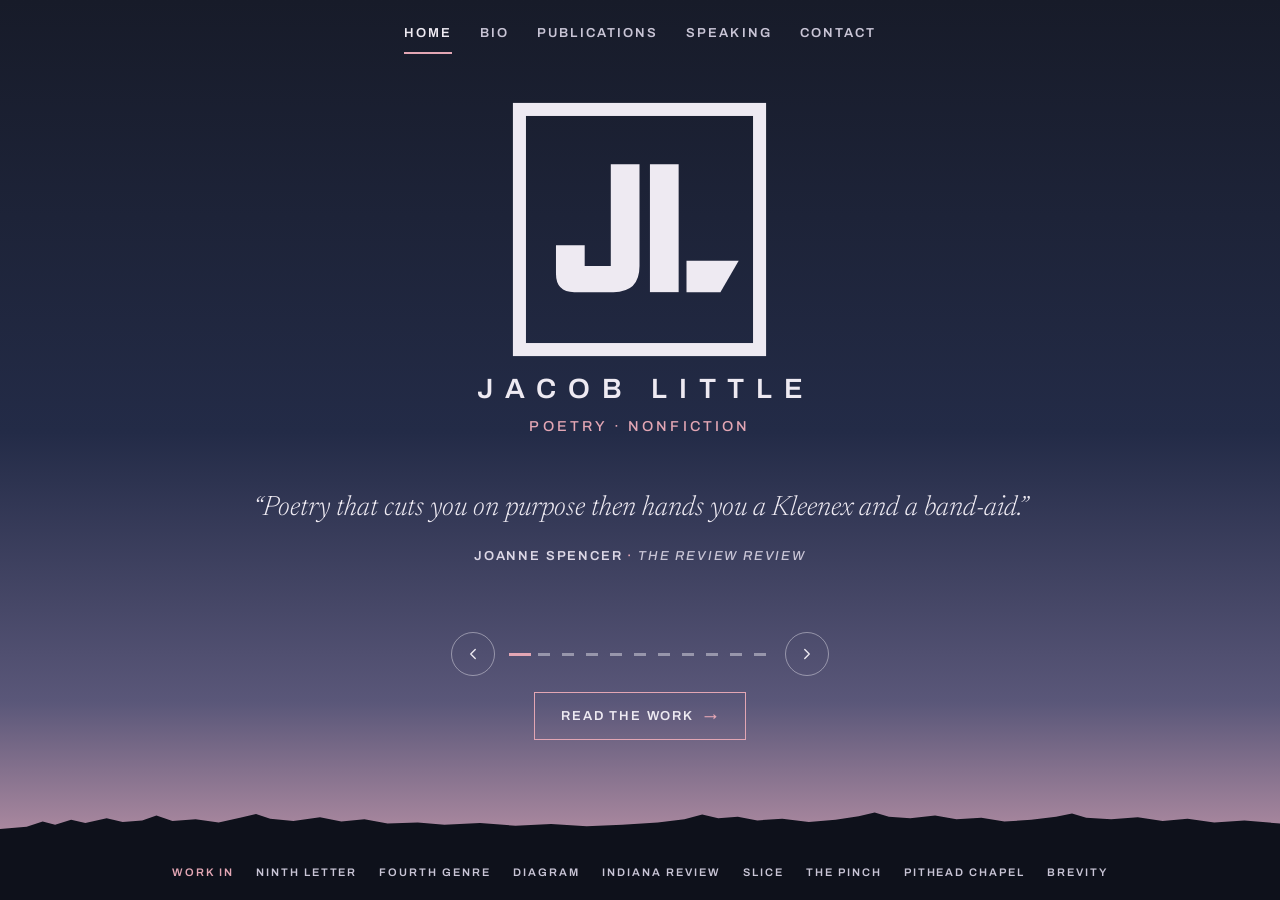
<file: index.html>
<!doctype html>
<html lang="en">
<head>
<meta charset="utf-8">
<meta name="viewport" content="width=device-width, initial-scale=1, viewport-fit=cover">
<title>Jacob Little — Poetry &amp; Nonfiction</title>
<meta name="description" content="Jacob Little writes poetry and creative nonfiction. His work has appeared in Ninth Letter, Fourth Genre, DIAGRAM, Indiana Review, The Pinch, and Brevity.">
<link rel="canonical" href="https://jacoblittle.net/">
<meta property="og:type" content="website">
<meta property="og:title" content="Jacob Little — Poetry &amp; Nonfiction">
<meta property="og:description" content="Jacob Little writes poetry and creative nonfiction. His work has appeared in Ninth Letter, Fourth Genre, DIAGRAM, Indiana Review, The Pinch, and Brevity.">
<meta property="og:url" content="https://jacoblittle.net/">
<meta property="og:image" content="https://jacoblittle.net/assets/img/og-image.jpg">
<meta name="twitter:card" content="summary_large_image">
<meta name="theme-color" content="#171B29">
<link rel="icon" href="/assets/img/favicon.svg" type="image/svg+xml">
<link rel="apple-touch-icon" href="/assets/img/apple-touch-icon.png">
<link rel="preconnect" href="https://fonts.googleapis.com">
<link rel="preconnect" href="https://fonts.gstatic.com" crossorigin>
<link rel="stylesheet" href="https://fonts.googleapis.com/css2?family=Newsreader:ital,opsz,wght@0,6..72,300;0,6..72,400;1,6..72,300;1,6..72,400&amp;family=Archivo:wght@500;600&amp;display=swap">
<link rel="stylesheet" href="/assets/css/site.css?v=8a08e8e7ce">
<script>document.documentElement.className += ' js';</script>
<script src="/assets/js/site.js?v=3b92a2d46c" defer></script>
<script type="application/ld+json">
{
 "@context": "https://schema.org",
 "@graph": [
  {
   "@type": "WebSite",
   "@id": "https://jacoblittle.net/#website",
   "url": "https://jacoblittle.net/",
   "name": "Jacob Little",
   "inLanguage": "en",
   "publisher": {
    "@id": "https://jacoblittle.net/#person"
   },
   "about": {
    "@id": "https://jacoblittle.net/#person"
   }
  },
  {
   "@type": "Person",
   "@id": "https://jacoblittle.net/#person",
   "name": "Jacob Little",
   "alternateName": "Jake Little",
   "url": "https://jacoblittle.net/",
   "image": "https://jacoblittle.net/assets/img/author.jpg",
   "description": "Writer of poetry and creative nonfiction from Missouri, TRIO Program Director at East Central College, and speaker on AI in everyday life.",
   "jobTitle": "TRIO Program Director",
   "worksFor": {
    "@type": "CollegeOrUniversity",
    "name": "East Central College",
    "url": "https://www.eastcentral.edu/",
    "address": {
     "@type": "PostalAddress",
     "addressLocality": "Union",
     "addressRegion": "MO",
     "addressCountry": "US"
    }
   },
   "alumniOf": [
    {
     "@type": "CollegeOrUniversity",
     "name": "Webster University"
    },
    {
     "@type": "CollegeOrUniversity",
     "name": "Minnesota State University"
    },
    {
     "@type": "CollegeOrUniversity",
     "name": "Ohio University"
    }
   ],
   "knowsAbout": [
    "Poetry",
    "Creative nonfiction",
    "Persona poems",
    "Composition",
    "Editing",
    "Instructional design",
    "Artificial intelligence in everyday life",
    "TRIO Student Support Services"
   ],
   "hasOccupation": [
    {
     "@type": "Occupation",
     "name": "Writer"
    },
    {
     "@type": "Occupation",
     "name": "TRIO Program Director"
    },
    {
     "@type": "Occupation",
     "name": "Speaker"
    }
   ],
   "sameAs": [
    "https://forgegroundworks.com/"
   ]
  },
  {
   "@type": "ProfilePage",
   "@id": "https://jacoblittle.net/#page",
   "url": "https://jacoblittle.net/",
   "isPartOf": {
    "@id": "https://jacoblittle.net/#website"
   },
   "inLanguage": "en",
   "name": "Jacob Little — Poetry & Nonfiction",
   "mainEntity": {
    "@id": "https://jacoblittle.net/#person"
   },
   "mentions": [
    {
     "@type": "Quotation",
     "text": "Poetry that cuts you on purpose then hands you a Kleenex and a band‑aid.",
     "creator": {
      "@type": "Person",
      "name": "Joanne Spencer",
      "description": "The Review Review"
     },
     "about": {
      "@id": "https://jacoblittle.net/#person"
     }
    },
    {
     "@type": "Quotation",
     "text": "‘Another Night Shift at the Circle K’ brilliantly (and never coyly) lyricizes the seemingly mundane. As such—as is sometimes the case with our best meditative essayists—objects such as a milk cooler, a pretzel bag, a gas pump are given their due, and, in turn, gather an almost unbearable fragility, a solemn electricity. In this world, these objects are charged with containing so many unspoken narrative sadnesses and disappointments, and moths, and beetles, and all these objects can do is appropriately sweat or crackle or stand silent and dumbstruck—as so many of us do alongside them—with the strain. This is wonderfully atmospheric work, strangely incantatory, and observant. It’s ambitious too, and dares to implicitly comment on a sliver of the human condition, as filtered through such loving treatment of quotidian stimuli. Much of it reads as if Dillard rewrote Updike’s ‘A&P.’",
     "creator": {
      "@type": "Person",
      "name": "Matthew Gavin Frank",
      "description": "Author of Flight of the Diamond Smugglers, The Mad Feast, Preparing the Ghost, and more"
     },
     "about": {
      "@id": "https://jacoblittle.net/#person"
     }
    },
    {
     "@type": "Quotation",
     "text": "‘Pleasure’ makes your teeth hurt. Its best quality is the way it keeps you reading, drawn forward toward the ending by a steady stream of stories. Mixed with history and science, peppered with factoids, laced with Biblical verse, ‘Pleasure’ keeps you alert, wondering at the connections, trying to make sense even as [Little] tries to make sense. In this way, ‘Pleasure’ involves you in its creation—not content to be simply evidence of a writer working alone, unaware of his audience, ‘Pleasure’ glances at its writer before turning toward us to ask, have you ever hurt like this? Again and again and again.",
     "creator": {
      "@type": "Person",
      "name": "Paul Bogard",
      "description": "Author of The End of Night: Searching for Natural Darkness in an Age of Artificial Light"
     },
     "about": {
      "@id": "https://jacoblittle.net/#person"
     }
    },
    {
     "@type": "Quotation",
     "text": "Bruising, vicious, and electric, ‘Ask Me About Love’ is a poem that refuses to look away.",
     "creator": {
      "@type": "Person",
      "name": "Rachel Rinehart",
      "description": "Levine Poetry Prize Winner"
     },
     "about": {
      "@id": "https://jacoblittle.net/#person"
     }
    },
    {
     "@type": "Quotation",
     "text": "This essay is quiet in the way of Cathedrals on a New York City afternoon—[Little’s] voice a low hum in the reader’s ears, giving the sense not of inner peace so much as relative respite from the chaos and noise and bustle outside the essay… [Little’s] reflective consideration of his time at Circle K proves the rule that an essay can, and perhaps should, find the deepest human truths within the most mundane of human experiences.",
     "creator": {
      "@type": "Person",
      "name": "Joey Franklin",
      "description": "Author of My Wife Wants You to Know I’m Happily Married"
     },
     "about": {
      "@id": "https://jacoblittle.net/#person"
     }
    },
    {
     "@type": "Quotation",
     "text": "I read ‘The Collective’ by Jacob Little in the new Pithead Chapel and then I read it again. Crusher.",
     "creator": {
      "@type": "Person",
      "name": "Meredith Alling",
      "description": "Author of Sing the Song"
     },
     "about": {
      "@id": "https://jacoblittle.net/#person"
     }
    },
    {
     "@type": "Quotation",
     "text": "[A] sharp eye for the telling detail, for the meaningful nuance that evokes and haunts.",
     "creator": {
      "@type": "Person",
      "name": "Cathy Day",
      "description": "Author of The Circus in Winter"
     },
     "about": {
      "@id": "https://jacoblittle.net/#person"
     }
    }
   ]
  }
 ]
}
</script>
</head>
<body>
<a class="skip-link" href="#main">Skip to content</a>
<div class="page">
<header class="wrap site-header site-header--center"><nav class="nav" aria-label="Main"><a href="/" aria-current="page">Home</a><a href="/bio.html">Bio</a><a href="/publications.html">Publications</a><a href="/speaking.html">Speaking</a><a href="/contact.html">Contact</a></nav></header>
<main id="main" class="home-main">
  <div class="brand-block">
    <svg viewBox="0 0 200 200" focusable="false" class="monogram" role="img" aria-label="JL monogram"><rect x="8" y="8" width="184" height="184" fill="none" stroke="#EEEAF2" stroke-width="10"></rect><path d="M78 50 H100 V128 Q100 148 80 148 H50 Q36 148 36 134 V112 H58 V128 H78 Z" fill="#EEEAF2"></path><rect x="108" y="50" width="22" height="98" fill="#EEEAF2"></rect><path d="M136 124 H176 L162 148 H136 Z" fill="#EEEAF2"></path></svg>
    <h1 class="home-name">Jacob Little</h1>
    <p class="home-kicker label">Poetry · Nonfiction</p>
  </div>
  <section class="carousel" data-carousel aria-roledescription="carousel" aria-label="What readers say">
    <ul class="quotes" data-quotes aria-live="polite"><li><blockquote>“Poetry that cuts you on purpose then hands you a Kleenex and a band‑aid.”</blockquote><p class="who">Joanne Spencer <span class="dot" aria-hidden="true">·</span> <span class="cred"><i>The Review Review</i></span></p></li><li><blockquote class="short">“[W]onderfully atmospheric work, strangely incantatory, and observant.”</blockquote><blockquote class="long" id="full-1" hidden>“‘Another Night Shift at the Circle K’ brilliantly (and never coyly) lyricizes the seemingly mundane. As such—as is sometimes the case with our best meditative essayists—objects such as a milk cooler, a pretzel bag, a gas pump are given their due, and, in turn, gather an almost unbearable fragility, a solemn electricity. In this world, these objects are charged with containing so many unspoken narrative sadnesses and disappointments, and moths, and beetles, and all these objects can do is appropriately sweat or crackle or stand silent and dumbstruck—as so many of us do alongside them—with the strain. This is wonderfully atmospheric work, strangely incantatory, and observant. It’s ambitious too, and dares to implicitly comment on a sliver of the human condition, as filtered through such loving treatment of quotidian stimuli. Much of it reads as if Dillard rewrote Updike’s ‘A&amp;P.’”</blockquote><p class="who">Matthew Gavin Frank <span class="dot" aria-hidden="true">·</span> <span class="cred short">Author of <i>Flight of the Diamond Smugglers</i></span><span class="cred long" hidden>Author of <i>Flight of the Diamond Smugglers</i>, <i>The Mad Feast</i>, <i>Preparing the Ghost</i>, and more</span></p><button class="more" type="button" aria-expanded="false" aria-controls="full-1" data-more>Full review</button></li><li><blockquote class="short">“‘Pleasure’ makes your teeth hurt.”</blockquote><blockquote class="long" id="full-2" hidden>“‘Pleasure’ makes your teeth hurt. Its best quality is the way it keeps you reading, drawn forward toward the ending by a steady stream of stories. Mixed with history and science, peppered with factoids, laced with Biblical verse, ‘Pleasure’ keeps you alert, wondering at the connections, trying to make sense even as [Little] tries to make sense. In this way, ‘Pleasure’ involves you in its creation—not content to be simply evidence of a writer working alone, unaware of his audience, ‘Pleasure’ glances at its writer before turning toward us to ask, have you ever hurt like this? Again and again and again.”</blockquote><p class="who">Paul Bogard <span class="dot" aria-hidden="true">·</span> <span class="cred short">Author of <i>The End of Night</i></span><span class="cred long" hidden>Author of <i>The End of Night: Searching for Natural Darkness in an Age of Artificial Light</i></span></p><button class="more" type="button" aria-expanded="false" aria-controls="full-2" data-more>Full review</button></li><li><blockquote>“Bruising, vicious, and electric, ‘Ask Me About Love’ is a poem that refuses to look away.”</blockquote><p class="who">Rachel Rinehart <span class="dot" aria-hidden="true">·</span> <span class="cred">Levine Poetry Prize Winner</span></p></li><li><blockquote class="short">“[Q]uiet in the way of Cathedrals on a New York City afternoon.”</blockquote><blockquote class="long" id="full-4" hidden>“This essay is quiet in the way of Cathedrals on a New York City afternoon—[Little’s] voice a low hum in the reader’s ears, giving the sense not of inner peace so much as relative respite from the chaos and noise and bustle outside the essay… [Little’s] reflective consideration of his time at Circle K proves the rule that an essay can, and perhaps should, find the deepest human truths within the most mundane of human experiences.”</blockquote><p class="who">Joey Franklin <span class="dot" aria-hidden="true">·</span> <span class="cred short">Author of <i>My Wife Wants You to Know I’m Happily Married</i></span><span class="cred long" hidden>Author of <i>My Wife Wants You to Know I’m Happily Married</i></span></p><button class="more" type="button" aria-expanded="false" aria-controls="full-4" data-more>Full review</button></li><li><blockquote class="short">“[A] milk cooler, a pretzel bag, a gas pump… gather an almost unbearable fragility, a solemn electricity.”</blockquote><blockquote class="long" id="full-5" hidden>“‘Another Night Shift at the Circle K’ brilliantly (and never coyly) lyricizes the seemingly mundane. As such—as is sometimes the case with our best meditative essayists—objects such as a milk cooler, a pretzel bag, a gas pump are given their due, and, in turn, gather an almost unbearable fragility, a solemn electricity. In this world, these objects are charged with containing so many unspoken narrative sadnesses and disappointments, and moths, and beetles, and all these objects can do is appropriately sweat or crackle or stand silent and dumbstruck—as so many of us do alongside them—with the strain. This is wonderfully atmospheric work, strangely incantatory, and observant. It’s ambitious too, and dares to implicitly comment on a sliver of the human condition, as filtered through such loving treatment of quotidian stimuli. Much of it reads as if Dillard rewrote Updike’s ‘A&amp;P.’”</blockquote><p class="who">Matthew Gavin Frank <span class="dot" aria-hidden="true">·</span> <span class="cred short">Author of <i>Flight of the Diamond Smugglers</i></span><span class="cred long" hidden>Author of <i>Flight of the Diamond Smugglers</i>, <i>The Mad Feast</i>, <i>Preparing the Ghost</i>, and more</span></p><button class="more" type="button" aria-expanded="false" aria-controls="full-5" data-more>Full review</button></li><li><blockquote>“I read ‘The Collective’ by Jacob Little in the new <i>Pithead Chapel</i> and then I read it again. Crusher.”</blockquote><p class="who">Meredith Alling <span class="dot" aria-hidden="true">·</span> <span class="cred">Author of <i>Sing the Song</i></span></p></li><li><blockquote class="short">“[G]lances at its writer before turning toward us to ask, have you ever hurt like this? Again and again and again.”</blockquote><blockquote class="long" id="full-7" hidden>“‘Pleasure’ makes your teeth hurt. Its best quality is the way it keeps you reading, drawn forward toward the ending by a steady stream of stories. Mixed with history and science, peppered with factoids, laced with Biblical verse, ‘Pleasure’ keeps you alert, wondering at the connections, trying to make sense even as [Little] tries to make sense. In this way, ‘Pleasure’ involves you in its creation—not content to be simply evidence of a writer working alone, unaware of his audience, ‘Pleasure’ glances at its writer before turning toward us to ask, have you ever hurt like this? Again and again and again.”</blockquote><p class="who">Paul Bogard <span class="dot" aria-hidden="true">·</span> <span class="cred short">Author of <i>The End of Night</i></span><span class="cred long" hidden>Author of <i>The End of Night: Searching for Natural Darkness in an Age of Artificial Light</i></span></p><button class="more" type="button" aria-expanded="false" aria-controls="full-7" data-more>Full review</button></li><li><blockquote>“[A] sharp eye for the telling detail, for the meaningful nuance that evokes and haunts.”</blockquote><p class="who">Cathy Day <span class="dot" aria-hidden="true">·</span> <span class="cred">Author of <i>The Circus in Winter</i></span></p></li><li><blockquote class="short">“[G]iving the sense not of inner peace so much as relative respite from the chaos and noise and bustle outside.”</blockquote><blockquote class="long" id="full-9" hidden>“This essay is quiet in the way of Cathedrals on a New York City afternoon—[Little’s] voice a low hum in the reader’s ears, giving the sense not of inner peace so much as relative respite from the chaos and noise and bustle outside the essay… [Little’s] reflective consideration of his time at Circle K proves the rule that an essay can, and perhaps should, find the deepest human truths within the most mundane of human experiences.”</blockquote><p class="who">Joey Franklin <span class="dot" aria-hidden="true">·</span> <span class="cred short">Author of <i>My Wife Wants You to Know I’m Happily Married</i></span><span class="cred long" hidden>Author of <i>My Wife Wants You to Know I’m Happily Married</i></span></p><button class="more" type="button" aria-expanded="false" aria-controls="full-9" data-more>Full review</button></li><li><blockquote class="short">“[R]eads as if Dillard rewrote Updike’s ‘A&amp;P.’”</blockquote><blockquote class="long" id="full-10" hidden>“‘Another Night Shift at the Circle K’ brilliantly (and never coyly) lyricizes the seemingly mundane. As such—as is sometimes the case with our best meditative essayists—objects such as a milk cooler, a pretzel bag, a gas pump are given their due, and, in turn, gather an almost unbearable fragility, a solemn electricity. In this world, these objects are charged with containing so many unspoken narrative sadnesses and disappointments, and moths, and beetles, and all these objects can do is appropriately sweat or crackle or stand silent and dumbstruck—as so many of us do alongside them—with the strain. This is wonderfully atmospheric work, strangely incantatory, and observant. It’s ambitious too, and dares to implicitly comment on a sliver of the human condition, as filtered through such loving treatment of quotidian stimuli. Much of it reads as if Dillard rewrote Updike’s ‘A&amp;P.’”</blockquote><p class="who">Matthew Gavin Frank <span class="dot" aria-hidden="true">·</span> <span class="cred short">Author of <i>Flight of the Diamond Smugglers</i></span><span class="cred long" hidden>Author of <i>Flight of the Diamond Smugglers</i>, <i>The Mad Feast</i>, <i>Preparing the Ghost</i>, and more</span></p><button class="more" type="button" aria-expanded="false" aria-controls="full-10" data-more>Full review</button></li></ul>
  </section>
  <div class="carousel-controls">
    <button class="round-btn" type="button" data-prev aria-label="Previous review"><svg viewBox="0 0 24 24" width="18" height="18" fill="none" stroke="currentColor" stroke-width="1.8" stroke-linecap="round" stroke-linejoin="round" aria-hidden="true"><path d="M15 6l-6 6 6 6"></path></svg></button>
    <div class="dots" data-dots></div>
    <button class="round-btn" type="button" data-next aria-label="Next review"><svg viewBox="0 0 24 24" width="18" height="18" fill="none" stroke="currentColor" stroke-width="1.8" stroke-linecap="round" stroke-linejoin="round" aria-hidden="true"><path d="M9 6l6 6-6 6"></path></svg></button>
  </div>
  <a class="btn" href="/publications.html">Read the work <span aria-hidden="true" style="color: var(--accent);">→</span></a>
</main>
<footer class="home-foot"><svg viewBox="0 0 1440 220" preserveAspectRatio="none" aria-hidden="true" focusable="false"><path d="M0 220 L0 120 L30 112 L48 92 L62 104 L80 86 L96 98 L120 80 L138 94 L160 88 L176 70 L194 90 L220 84 L246 96 L270 78 L288 64 L304 82 L330 90 L360 76 L384 92 L410 84 L436 100 L470 96 L500 104 L540 98 L580 108 L620 102 L660 110 L700 104 L740 96 L770 84 L790 66 L808 80 L830 74 L852 88 L880 82 L910 94 L940 86 L966 72 L984 58 L1000 74 L1024 80 L1052 70 L1076 84 L1104 78 L1130 92 L1160 86 L1188 74 L1206 62 L1222 78 L1250 84 L1280 76 L1308 90 L1336 82 L1366 96 L1400 88 L1440 100 L1440 220 Z" fill="#0E111B"></path></svg><nav class="venue-strip" aria-label="Selected publications"><span class="lead">Work in</span><a href="/on-harmony-on-contagion.html" title="“On Harmony, On Contagion”">Ninth Letter</a><a href="/going-to-gooseberry-falls.html" title="“Going to Gooseberry Falls”">Fourth Genre</a><a href="http://thediagram.com/17_1/little.html" title="“Mankato, MN: An Outline, A Parable”">DIAGRAM</a><a href="/questions-for-a-new-patient.html" title="“Waiting: Questions for a New Patient”">Indiana Review</a><span>Slice</span><a href="/parking-cars.html" title="“Parking Cars”">The Pinch</a><a href="https://pitheadchapel.com/the-collective-by-jacob-little/" title="“The Collective”">Pithead Chapel</a><a href="https://brevity.wordpress.com/2018/01/10/the-power-of-failure-in-memoir/" title="“The Power of Failure in Memoir”">Brevity</a></nav></footer>
</div>
</body>
</html>
</file>
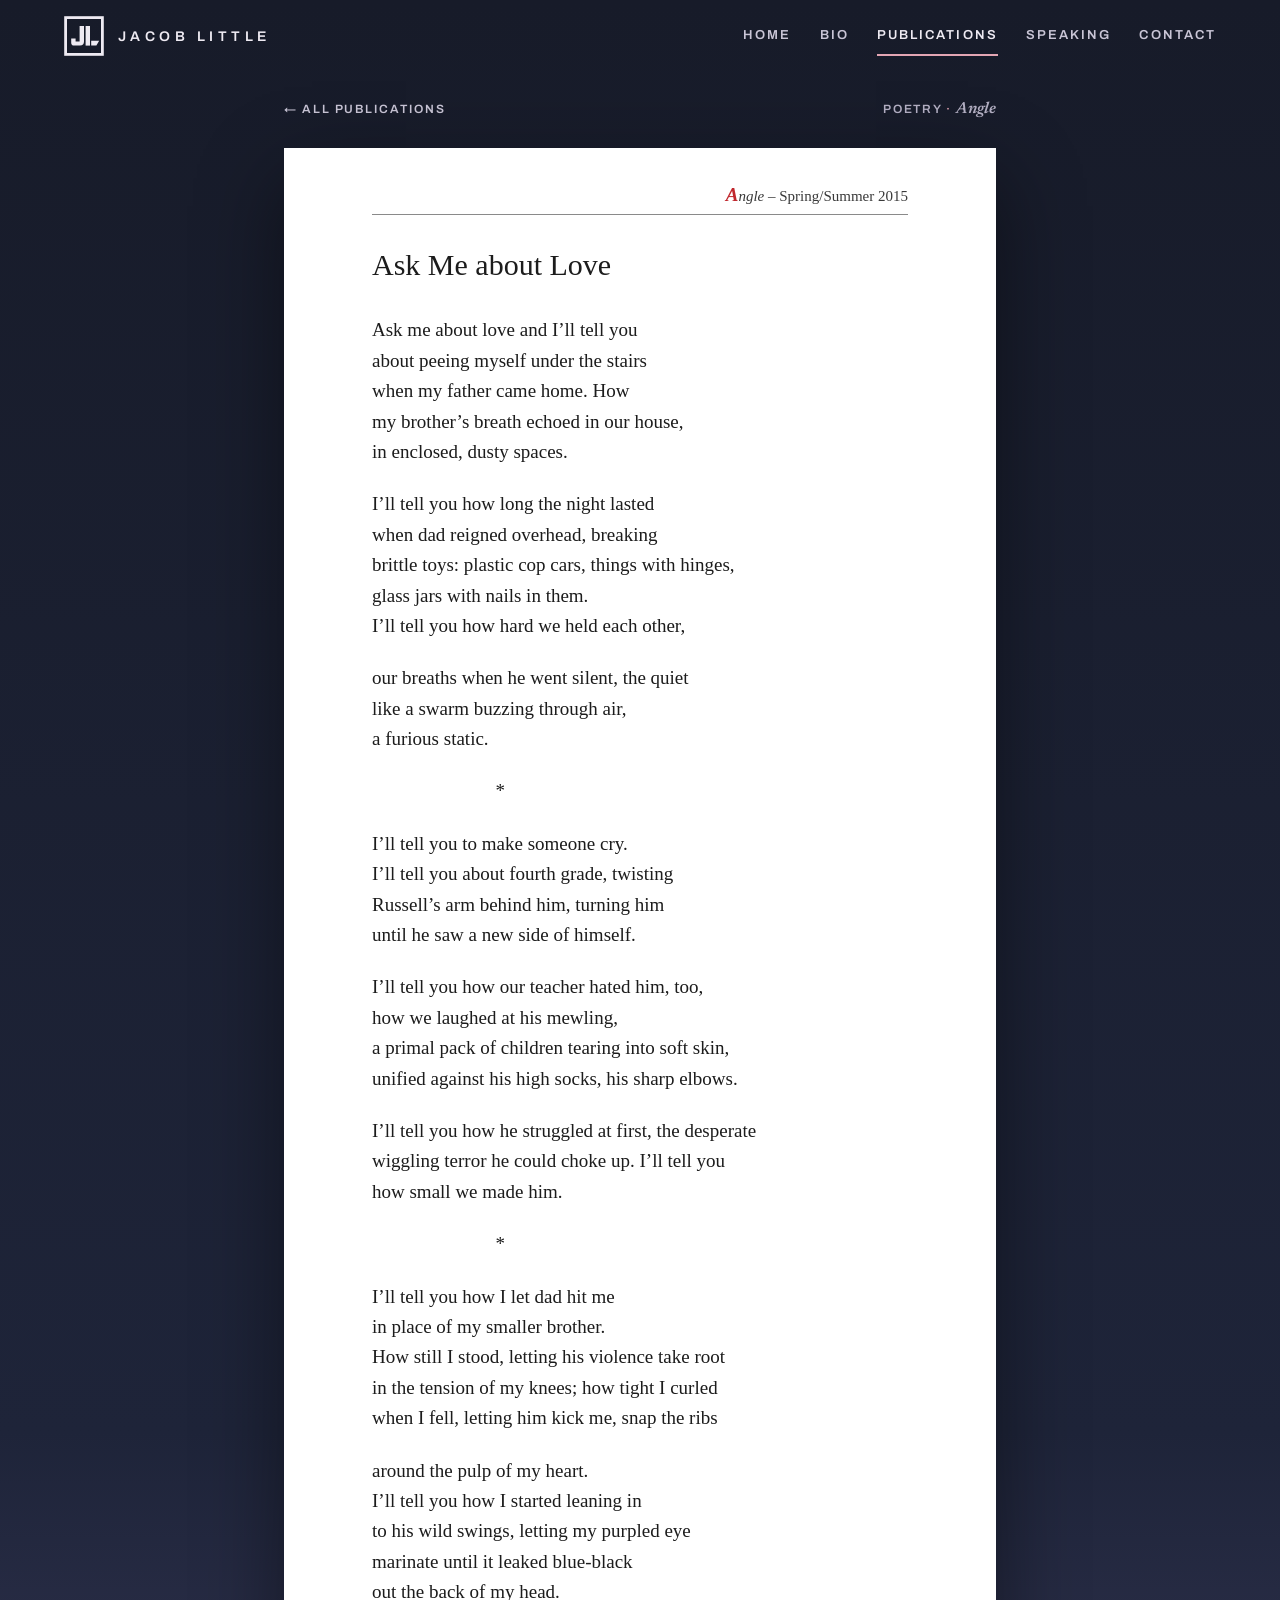
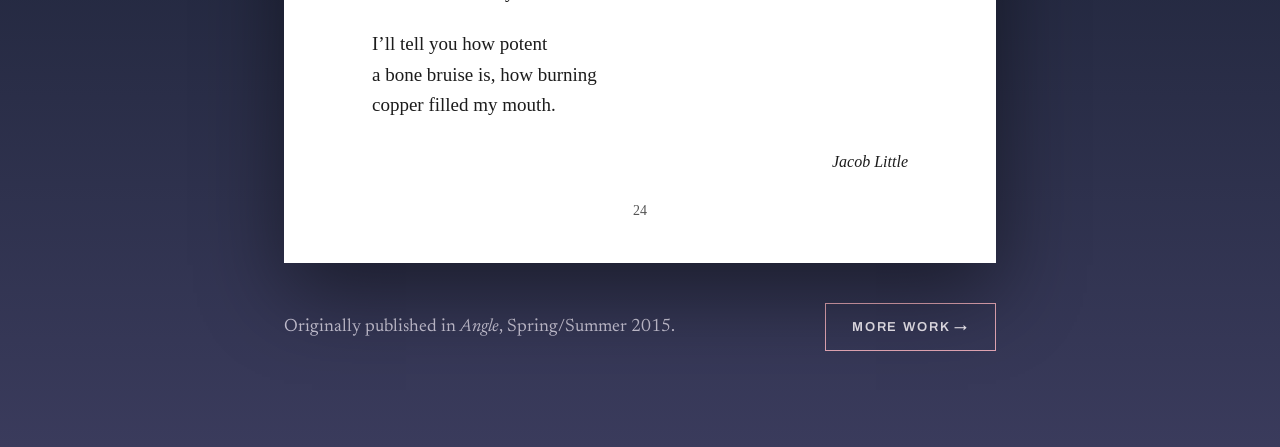
<file: ask-me-about-love.html>
<!doctype html>
<html lang="en">
<head>
<meta charset="utf-8">
<meta name="viewport" content="width=device-width, initial-scale=1, viewport-fit=cover">
<title>Ask Me About Love — Jacob Little</title>
<meta name="description" content="Read “Ask Me About Love,” a poem by Jacob Little first published in Angle, Spring/Summer 2015.">
<link rel="canonical" href="https://jacoblittle.net/ask-me-about-love.html">
<meta property="og:type" content="website">
<meta property="og:title" content="Ask Me About Love — Jacob Little">
<meta property="og:description" content="Read “Ask Me About Love,” a poem by Jacob Little first published in Angle, Spring/Summer 2015.">
<meta property="og:url" content="https://jacoblittle.net/ask-me-about-love.html">
<meta property="og:image" content="https://jacoblittle.net/assets/img/og-image.jpg">
<meta name="twitter:card" content="summary_large_image">
<meta name="theme-color" content="#171B29">
<link rel="icon" href="/assets/img/favicon.svg" type="image/svg+xml">
<link rel="apple-touch-icon" href="/assets/img/apple-touch-icon.png">
<link rel="preconnect" href="https://fonts.googleapis.com">
<link rel="preconnect" href="https://fonts.gstatic.com" crossorigin>
<link rel="stylesheet" href="https://fonts.googleapis.com/css2?family=Newsreader:ital,opsz,wght@0,6..72,300;0,6..72,400;1,6..72,300;1,6..72,400&amp;family=Archivo:wght@500;600&amp;display=swap">
<link rel="stylesheet" href="/assets/css/site.css?v=8a08e8e7ce">
<script>document.documentElement.className += ' js';</script>
<script src="/assets/js/site.js?v=3b92a2d46c" defer></script>
<script type="application/ld+json">
{
 "@context": "https://schema.org",
 "@graph": [
  {
   "@type": "WebSite",
   "@id": "https://jacoblittle.net/#website",
   "url": "https://jacoblittle.net/",
   "name": "Jacob Little",
   "inLanguage": "en",
   "publisher": {
    "@id": "https://jacoblittle.net/#person"
   },
   "about": {
    "@id": "https://jacoblittle.net/#person"
   }
  },
  {
   "@type": "CreativeWork",
   "@id": "https://jacoblittle.net/ask-me-about-love.html#work",
   "name": "Ask Me About Love",
   "author": {
    "@id": "https://jacoblittle.net/#person"
   },
   "genre": "Poetry",
   "inLanguage": "en",
   "isPartOf": {
    "@type": "Periodical",
    "name": "Angle"
   },
   "url": "https://jacoblittle.net/ask-me-about-love.html",
   "mainEntityOfPage": {
    "@id": "https://jacoblittle.net/ask-me-about-love.html#page"
   },
   "datePublished": "2015"
  },
  {
   "@type": "WebPage",
   "@id": "https://jacoblittle.net/ask-me-about-love.html#page",
   "url": "https://jacoblittle.net/ask-me-about-love.html",
   "isPartOf": {
    "@id": "https://jacoblittle.net/#website"
   },
   "inLanguage": "en",
   "name": "Ask Me About Love — Jacob Little",
   "mainEntity": {
    "@id": "https://jacoblittle.net/ask-me-about-love.html#work"
   }
  }
 ]
}
</script>
</head>
<body>
<a class="skip-link" href="#main">Skip to content</a>
<div class="page page--reading">
<header class="wrap site-header"><a class="brand" href="/" aria-label="Jacob Little, home"><svg viewBox="0 0 200 200" aria-hidden="true" focusable="false"><rect x="8" y="8" width="184" height="184" fill="none" stroke="#EEEAF2" stroke-width="14"></rect><path d="M78 50 H100 V128 Q100 148 80 148 H50 Q36 148 36 134 V112 H58 V128 H78 Z" fill="#EEEAF2"></path><rect x="108" y="50" width="22" height="98" fill="#EEEAF2"></rect><path d="M136 124 H176 L162 148 H136 Z" fill="#EEEAF2"></path></svg><span>Jacob Little</span></a><nav class="nav" aria-label="Main"><a href="/">Home</a><a href="/bio.html">Bio</a><a href="/publications.html" aria-current="page">Publications</a><a href="/speaking.html">Speaking</a><a href="/contact.html">Contact</a></nav></header>
<div class="wrap w-760 crumbs label"><a href="/publications.html">← All publications</a><span class="where">Poetry <span class="dot" aria-hidden="true">·</span> <i>Angle</i></span></div>
<main id="main" class="wrap w-760 reading-main">
<article class="paper angle">
<p class="mast"><i><b>A</b>ngle</i> – Spring/Summer 2015</p>
<h1>Ask Me about Love</h1>
<div class="poem"><p><span class="ln">Ask me about love and I’ll tell you</span><span class="ln">about peeing myself under the stairs</span><span class="ln">when my father came home. How</span><span class="ln">my brother’s breath echoed in our house,</span><span class="ln">in enclosed, dusty spaces.</span></p><p><span class="ln">I’ll tell you how long the night lasted</span><span class="ln">when dad reigned overhead, breaking</span><span class="ln">brittle toys: plastic cop cars, things with hinges,</span><span class="ln">glass jars with nails in them.</span><span class="ln">I’ll tell you how hard we held each other,</span></p><p><span class="ln">our breaths when he went silent, the quiet</span><span class="ln">like a swarm buzzing through air,</span><span class="ln">a furious static.</span></p><p class="ast" aria-hidden="true">*</p><p><span class="ln">I’ll tell you to make someone cry.</span><span class="ln">I’ll tell you about fourth grade, twisting</span><span class="ln">Russell’s arm behind him, turning him</span><span class="ln">until he saw a new side of himself.</span></p><p><span class="ln">I’ll tell you how our teacher hated him, too,</span><span class="ln">how we laughed at his mewling,</span><span class="ln">a primal pack of children tearing into soft skin,</span><span class="ln">unified against his high socks, his sharp elbows.</span></p><p><span class="ln">I’ll tell you how he struggled at first, the desperate</span><span class="ln">wiggling terror he could choke up. I’ll tell you</span><span class="ln">how small we made him.</span></p><p class="ast" aria-hidden="true">*</p><p><span class="ln">I’ll tell you how I let dad hit me</span><span class="ln">in place of my smaller brother.</span><span class="ln">How still I stood, letting his violence take root</span><span class="ln">in the tension of my knees; how tight I curled</span><span class="ln">when I fell, letting him kick me, snap the ribs</span></p><p><span class="ln">around the pulp of my heart.</span><span class="ln">I’ll tell you how I started leaning in</span><span class="ln">to his wild swings, letting my purpled eye</span><span class="ln">marinate until it leaked blue-black</span><span class="ln">out the back of my head.</span></p><p><span class="ln">I’ll tell you how potent</span><span class="ln">a bone bruise is, how burning</span><span class="ln">copper filled my mouth.</span></p></div>
<p class="sig">Jacob Little</p>
<p class="folio">24</p>
</article>
<div class="after"><p>Originally published in <i>Angle</i>, Spring/Summer 2015.</p><a class="btn" href="/publications.html">More work →</a></div>
</main>
</div>
</body>
</html>
</file>
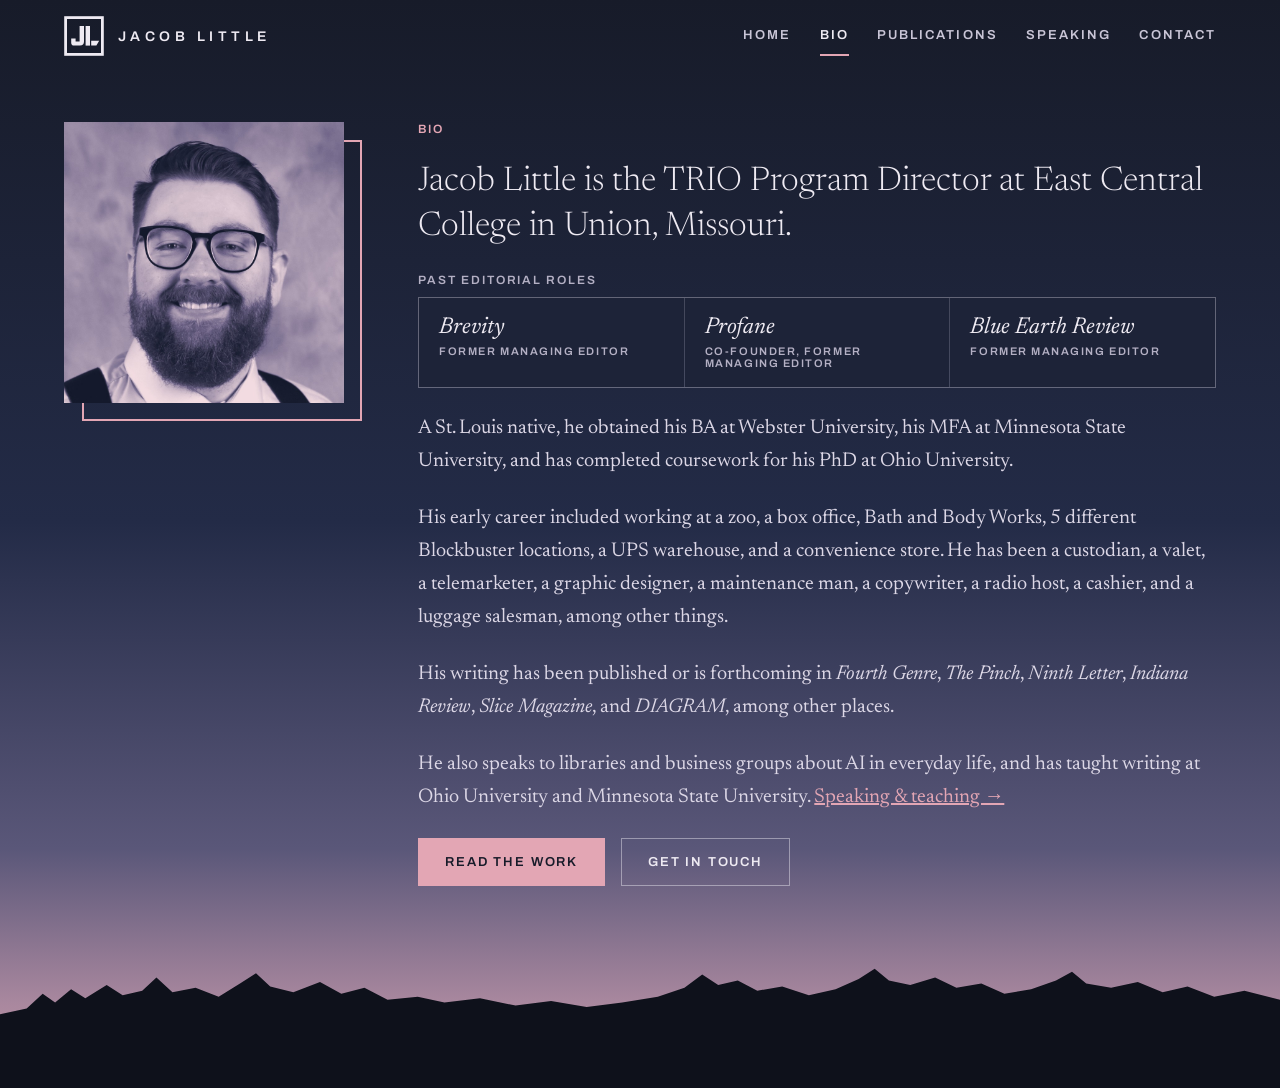
<file: bio.html>
<!doctype html>
<html lang="en">
<head>
<meta charset="utf-8">
<meta name="viewport" content="width=device-width, initial-scale=1, viewport-fit=cover">
<title>Bio — Jacob Little</title>
<meta name="description" content="Jacob Little is the TRIO Program Director at East Central College in Union, Missouri, and a writer of poetry and creative nonfiction.">
<link rel="canonical" href="https://jacoblittle.net/bio.html">
<meta property="og:type" content="website">
<meta property="og:title" content="Bio — Jacob Little">
<meta property="og:description" content="Jacob Little is the TRIO Program Director at East Central College in Union, Missouri, and a writer of poetry and creative nonfiction.">
<meta property="og:url" content="https://jacoblittle.net/bio.html">
<meta property="og:image" content="https://jacoblittle.net/assets/img/og-image.jpg">
<meta name="twitter:card" content="summary_large_image">
<meta name="theme-color" content="#171B29">
<link rel="icon" href="/assets/img/favicon.svg" type="image/svg+xml">
<link rel="apple-touch-icon" href="/assets/img/apple-touch-icon.png">
<link rel="preconnect" href="https://fonts.googleapis.com">
<link rel="preconnect" href="https://fonts.gstatic.com" crossorigin>
<link rel="stylesheet" href="https://fonts.googleapis.com/css2?family=Newsreader:ital,opsz,wght@0,6..72,300;0,6..72,400;1,6..72,300;1,6..72,400&amp;family=Archivo:wght@500;600&amp;display=swap">
<link rel="stylesheet" href="/assets/css/site.css?v=8a08e8e7ce">
<script>document.documentElement.className += ' js';</script>
<script src="/assets/js/site.js?v=3b92a2d46c" defer></script>
<script type="application/ld+json">
{
 "@context": "https://schema.org",
 "@graph": [
  {
   "@type": "WebSite",
   "@id": "https://jacoblittle.net/#website",
   "url": "https://jacoblittle.net/",
   "name": "Jacob Little",
   "inLanguage": "en",
   "publisher": {
    "@id": "https://jacoblittle.net/#person"
   },
   "about": {
    "@id": "https://jacoblittle.net/#person"
   }
  },
  {
   "@type": "Person",
   "@id": "https://jacoblittle.net/#person",
   "name": "Jacob Little",
   "alternateName": "Jake Little",
   "url": "https://jacoblittle.net/",
   "image": "https://jacoblittle.net/assets/img/author.jpg",
   "description": "Writer of poetry and creative nonfiction from Missouri, TRIO Program Director at East Central College, and speaker on AI in everyday life.",
   "jobTitle": "TRIO Program Director",
   "worksFor": {
    "@type": "CollegeOrUniversity",
    "name": "East Central College",
    "url": "https://www.eastcentral.edu/",
    "address": {
     "@type": "PostalAddress",
     "addressLocality": "Union",
     "addressRegion": "MO",
     "addressCountry": "US"
    }
   },
   "alumniOf": [
    {
     "@type": "CollegeOrUniversity",
     "name": "Webster University"
    },
    {
     "@type": "CollegeOrUniversity",
     "name": "Minnesota State University"
    },
    {
     "@type": "CollegeOrUniversity",
     "name": "Ohio University"
    }
   ],
   "knowsAbout": [
    "Poetry",
    "Creative nonfiction",
    "Persona poems",
    "Composition",
    "Editing",
    "Instructional design",
    "Artificial intelligence in everyday life",
    "TRIO Student Support Services"
   ],
   "hasOccupation": [
    {
     "@type": "Occupation",
     "name": "Writer"
    },
    {
     "@type": "Occupation",
     "name": "TRIO Program Director"
    },
    {
     "@type": "Occupation",
     "name": "Speaker"
    }
   ],
   "sameAs": [
    "https://forgegroundworks.com/"
   ]
  },
  {
   "@type": "ProfilePage",
   "@id": "https://jacoblittle.net/bio.html#page",
   "url": "https://jacoblittle.net/bio.html",
   "isPartOf": {
    "@id": "https://jacoblittle.net/#website"
   },
   "inLanguage": "en",
   "name": "Bio — Jacob Little",
   "mainEntity": {
    "@id": "https://jacoblittle.net/#person"
   }
  }
 ]
}
</script>
</head>
<body>
<a class="skip-link" href="#main">Skip to content</a>
<div class="page">
<svg class="treeline" viewBox="0 0 1440 220" preserveAspectRatio="none" aria-hidden="true" focusable="false"><path d="M0 220 L0 120 L30 112 L48 92 L62 104 L80 86 L96 98 L120 80 L138 94 L160 88 L176 70 L194 90 L220 84 L246 96 L270 78 L288 64 L304 82 L330 90 L360 76 L384 92 L410 84 L436 100 L470 96 L500 104 L540 98 L580 108 L620 102 L660 110 L700 104 L740 96 L770 84 L790 66 L808 80 L830 74 L852 88 L880 82 L910 94 L940 86 L966 72 L984 58 L1000 74 L1024 80 L1052 70 L1076 84 L1104 78 L1130 92 L1160 86 L1188 74 L1206 62 L1222 78 L1250 84 L1280 76 L1308 90 L1336 82 L1366 96 L1400 88 L1440 100 L1440 220 Z" fill="#0E111B"></path></svg>
<header class="wrap site-header"><a class="brand" href="/" aria-label="Jacob Little, home"><svg viewBox="0 0 200 200" aria-hidden="true" focusable="false"><rect x="8" y="8" width="184" height="184" fill="none" stroke="#EEEAF2" stroke-width="14"></rect><path d="M78 50 H100 V128 Q100 148 80 148 H50 Q36 148 36 134 V112 H58 V128 H78 Z" fill="#EEEAF2"></path><rect x="108" y="50" width="22" height="98" fill="#EEEAF2"></rect><path d="M136 124 H176 L162 148 H136 Z" fill="#EEEAF2"></path></svg><span>Jacob Little</span></a><nav class="nav" aria-label="Main"><a href="/">Home</a><a href="/bio.html" aria-current="page">Bio</a><a href="/publications.html">Publications</a><a href="/speaking.html">Speaking</a><a href="/contact.html">Contact</a></nav></header>
<main id="main" class="wrap bio-main">
  <div class="two-col">
    <figure class="portrait"><img src="/assets/img/author-duotone.jpg" width="900" height="900" alt="Jacob Little, smiling, in glasses and suspenders"></figure>
    <div class="bio-text">
      <p class="label" style="margin:0;color:var(--accent);">Bio</p>
      <h1 class="bio-lead">Jacob Little is the TRIO Program Director at East Central College in Union, Missouri.</h1>
      <div>
        <p class="label" style="margin:0 0 10px;color:var(--dim);">Past editorial roles</p>
        <ul class="roles">
          <li><span class="mag">Brevity</span><span class="role">Former Managing Editor</span></li>
          <li><span class="mag">Profane</span><span class="role">Co-founder, former Managing Editor</span></li>
          <li><span class="mag">Blue Earth Review</span><span class="role">Former Managing Editor</span></li>
        </ul>
      </div>
      <p class="body">A St. Louis native, he obtained his BA at Webster University, his MFA at Minnesota State University, and has completed coursework for his PhD at Ohio University.</p>
      <p class="body">His early career included working at a zoo, a box office, Bath and Body Works, 5 different Blockbuster locations, a UPS warehouse, and a convenience store. He has been a custodian, a valet, a telemarketer, a graphic designer, a maintenance man, a copywriter, a radio host, a cashier, and a luggage salesman, among other things.</p>
      <p class="body">His writing has been published or is forthcoming in <i>Fourth Genre</i>, <i>The Pinch</i>, <i>Ninth Letter</i>, <i>Indiana Review</i>, <i>Slice Magazine</i>, and <i>DIAGRAM</i>, among other places.</p>
      <p class="body">He also speaks to libraries and business groups about AI in everyday life, and has taught writing at Ohio University and Minnesota State University. <a href="/speaking.html">Speaking &amp; teaching →</a></p>
      <div class="btn-row"><a class="btn btn--solid" href="/publications.html">Read the work</a><a class="btn btn--quiet" href="/contact.html">Get in touch</a></div>
    </div>
  </div>
</main>
</div>
</body>
</html>
</file>
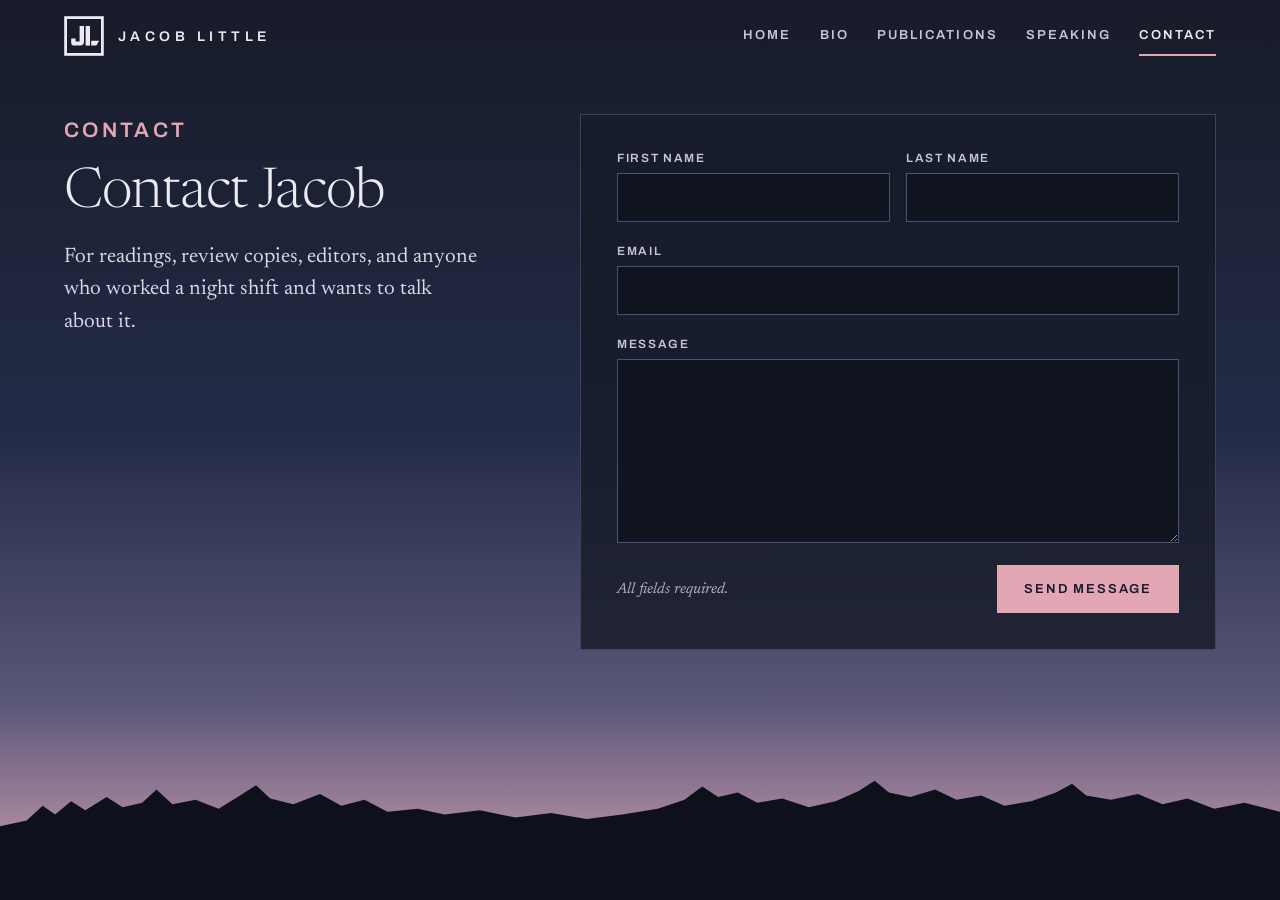
<file: contact.html>
<!doctype html>
<html lang="en">
<head>
<meta charset="utf-8">
<meta name="viewport" content="width=device-width, initial-scale=1, viewport-fit=cover">
<title>Contact — Jacob Little</title>
<meta name="description" content="Get in touch with Jacob Little about readings, review copies, and editorial inquiries.">
<link rel="canonical" href="https://jacoblittle.net/contact.html">
<meta property="og:type" content="website">
<meta property="og:title" content="Contact — Jacob Little">
<meta property="og:description" content="Get in touch with Jacob Little about readings, review copies, and editorial inquiries.">
<meta property="og:url" content="https://jacoblittle.net/contact.html">
<meta property="og:image" content="https://jacoblittle.net/assets/img/og-image.jpg">
<meta name="twitter:card" content="summary_large_image">
<meta name="theme-color" content="#171B29">
<link rel="icon" href="/assets/img/favicon.svg" type="image/svg+xml">
<link rel="apple-touch-icon" href="/assets/img/apple-touch-icon.png">
<link rel="preconnect" href="https://fonts.googleapis.com">
<link rel="preconnect" href="https://fonts.gstatic.com" crossorigin>
<link rel="stylesheet" href="https://fonts.googleapis.com/css2?family=Newsreader:ital,opsz,wght@0,6..72,300;0,6..72,400;1,6..72,300;1,6..72,400&amp;family=Archivo:wght@500;600&amp;display=swap">
<link rel="stylesheet" href="/assets/css/site.css?v=8a08e8e7ce">
<script>document.documentElement.className += ' js';</script>
<script src="/assets/js/site.js?v=3b92a2d46c" defer></script>
<script type="application/ld+json">
{
 "@context": "https://schema.org",
 "@graph": [
  {
   "@type": "WebSite",
   "@id": "https://jacoblittle.net/#website",
   "url": "https://jacoblittle.net/",
   "name": "Jacob Little",
   "inLanguage": "en",
   "publisher": {
    "@id": "https://jacoblittle.net/#person"
   },
   "about": {
    "@id": "https://jacoblittle.net/#person"
   }
  },
  {
   "@type": "ContactPage",
   "@id": "https://jacoblittle.net/contact.html#page",
   "url": "https://jacoblittle.net/contact.html",
   "isPartOf": {
    "@id": "https://jacoblittle.net/#website"
   },
   "inLanguage": "en",
   "name": "Contact — Jacob Little",
   "about": {
    "@id": "https://jacoblittle.net/#person"
   }
  }
 ]
}
</script>
</head>
<body>
<a class="skip-link" href="#main">Skip to content</a>
<div class="page">
<svg class="treeline" viewBox="0 0 1440 220" preserveAspectRatio="none" aria-hidden="true" focusable="false"><path d="M0 220 L0 120 L30 112 L48 92 L62 104 L80 86 L96 98 L120 80 L138 94 L160 88 L176 70 L194 90 L220 84 L246 96 L270 78 L288 64 L304 82 L330 90 L360 76 L384 92 L410 84 L436 100 L470 96 L500 104 L540 98 L580 108 L620 102 L660 110 L700 104 L740 96 L770 84 L790 66 L808 80 L830 74 L852 88 L880 82 L910 94 L940 86 L966 72 L984 58 L1000 74 L1024 80 L1052 70 L1076 84 L1104 78 L1130 92 L1160 86 L1188 74 L1206 62 L1222 78 L1250 84 L1280 76 L1308 90 L1336 82 L1366 96 L1400 88 L1440 100 L1440 220 Z" fill="#0E111B"></path></svg>
<header class="wrap site-header"><a class="brand" href="/" aria-label="Jacob Little, home"><svg viewBox="0 0 200 200" aria-hidden="true" focusable="false"><rect x="8" y="8" width="184" height="184" fill="none" stroke="#EEEAF2" stroke-width="14"></rect><path d="M78 50 H100 V128 Q100 148 80 148 H50 Q36 148 36 134 V112 H58 V128 H78 Z" fill="#EEEAF2"></path><rect x="108" y="50" width="22" height="98" fill="#EEEAF2"></rect><path d="M136 124 H176 L162 148 H136 Z" fill="#EEEAF2"></path></svg><span>Jacob Little</span></a><nav class="nav" aria-label="Main"><a href="/">Home</a><a href="/bio.html">Bio</a><a href="/publications.html">Publications</a><a href="/speaking.html">Speaking</a><a href="/contact.html" aria-current="page">Contact</a></nav></header>
<main id="main" class="wrap contact-main">
  <div class="two-col">
    <div class="contact-intro">
      <p class="label" style="margin:0;color:var(--accent);">Contact</p>
      <h1>Contact Jacob</h1>
      <p>For readings, review copies, editors, and anyone who worked a night shift and wants to talk about it.</p>
    </div>
    <form class="form" data-contact action="https://formspree.io/f/mgaavwep" method="POST">
      <input type="hidden" name="_subject" value="New message from jacoblittle.net">
      <div class="hp" aria-hidden="true"><label for="gotcha">Leave this empty</label><input id="gotcha" type="text" name="_gotcha" tabindex="-1" autocomplete="off"></div>
      <div class="row">
        <div class="field"><label for="first">First name</label><input id="first" name="first_name" type="text" autocomplete="given-name" required></div>
        <div class="field"><label for="last">Last name</label><input id="last" name="last_name" type="text" autocomplete="family-name" required></div>
      </div>
      <div class="field"><label for="email">Email</label><input id="email" name="email" type="email" autocomplete="email" inputmode="email" required></div>
      <div class="field"><label for="msg">Message</label><textarea id="msg" name="message" rows="6" required></textarea></div>
      <div class="form-foot"><small>All fields required.</small><button class="btn btn--solid" type="submit">Send message</button></div>
      <p class="form-status" data-status role="status" tabindex="-1" hidden></p>
    </form>
  </div>
</main>
</div>
</body>
</html>
</file>
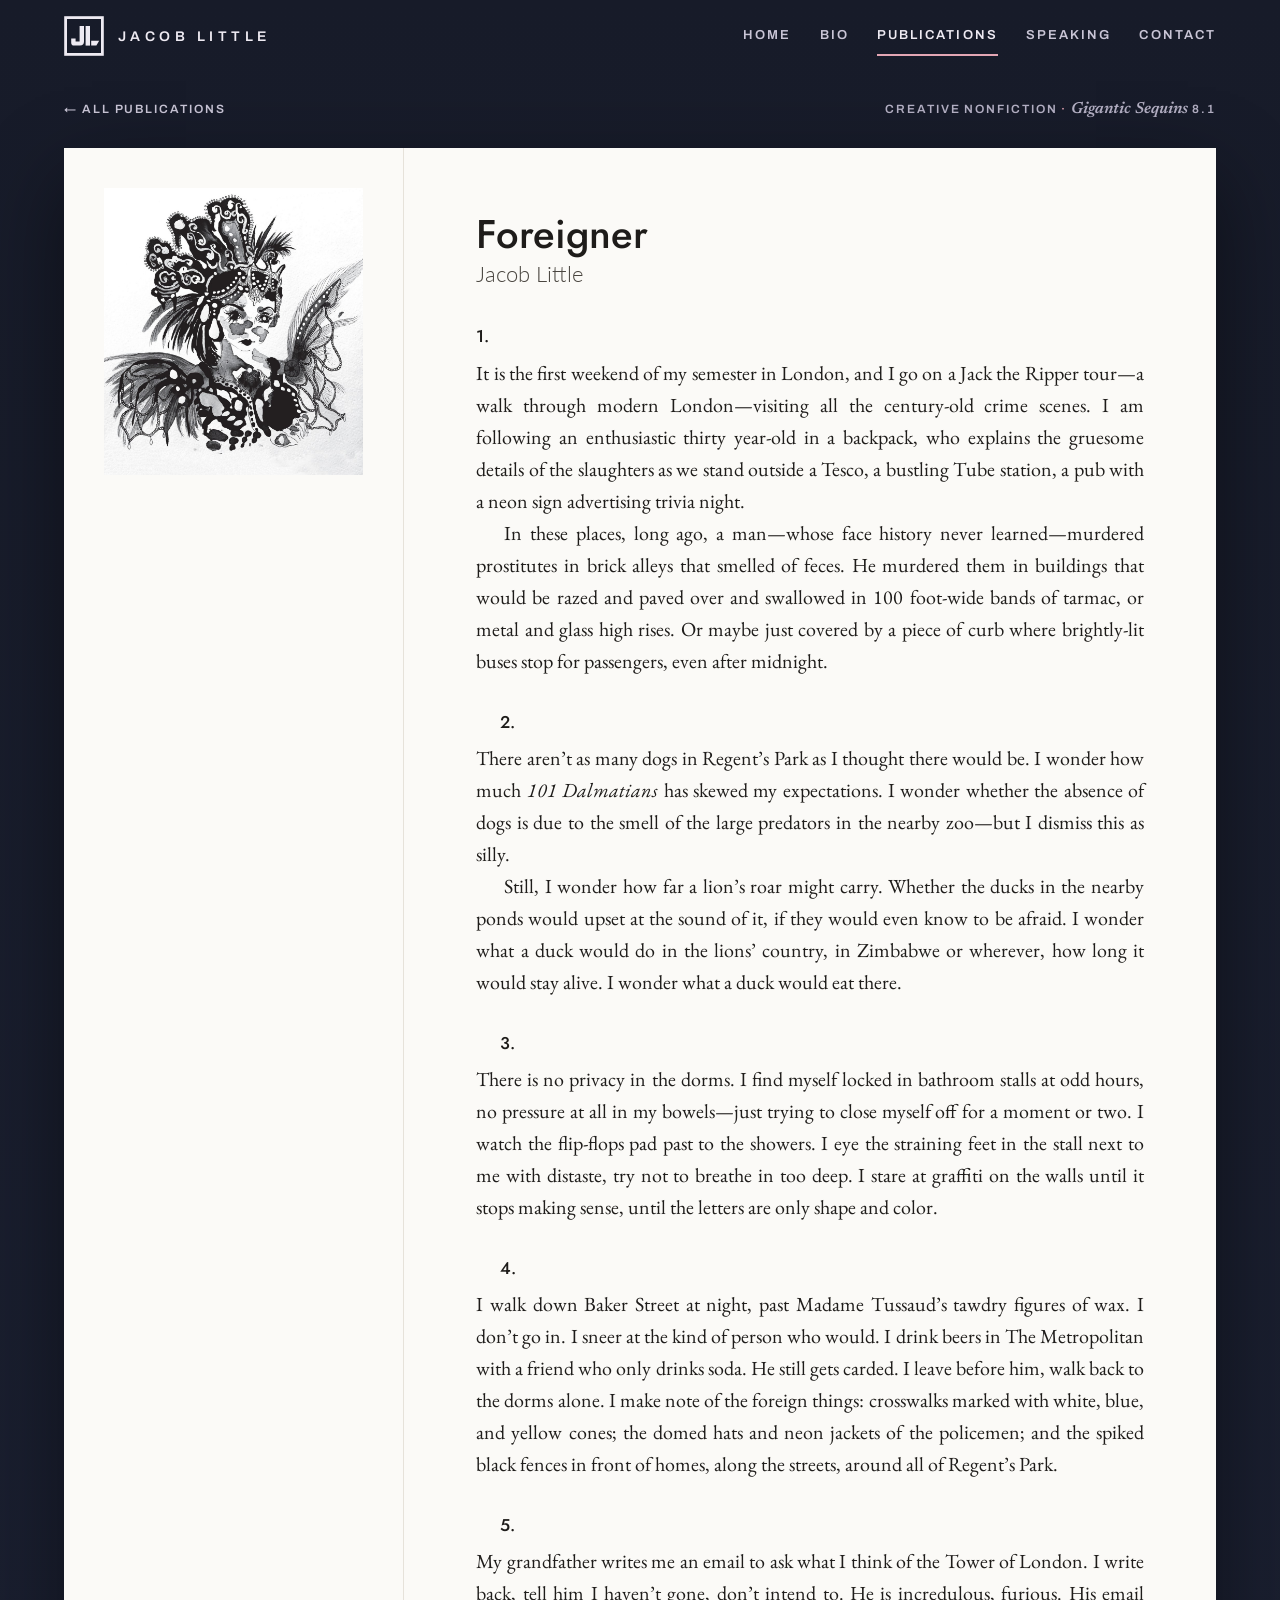
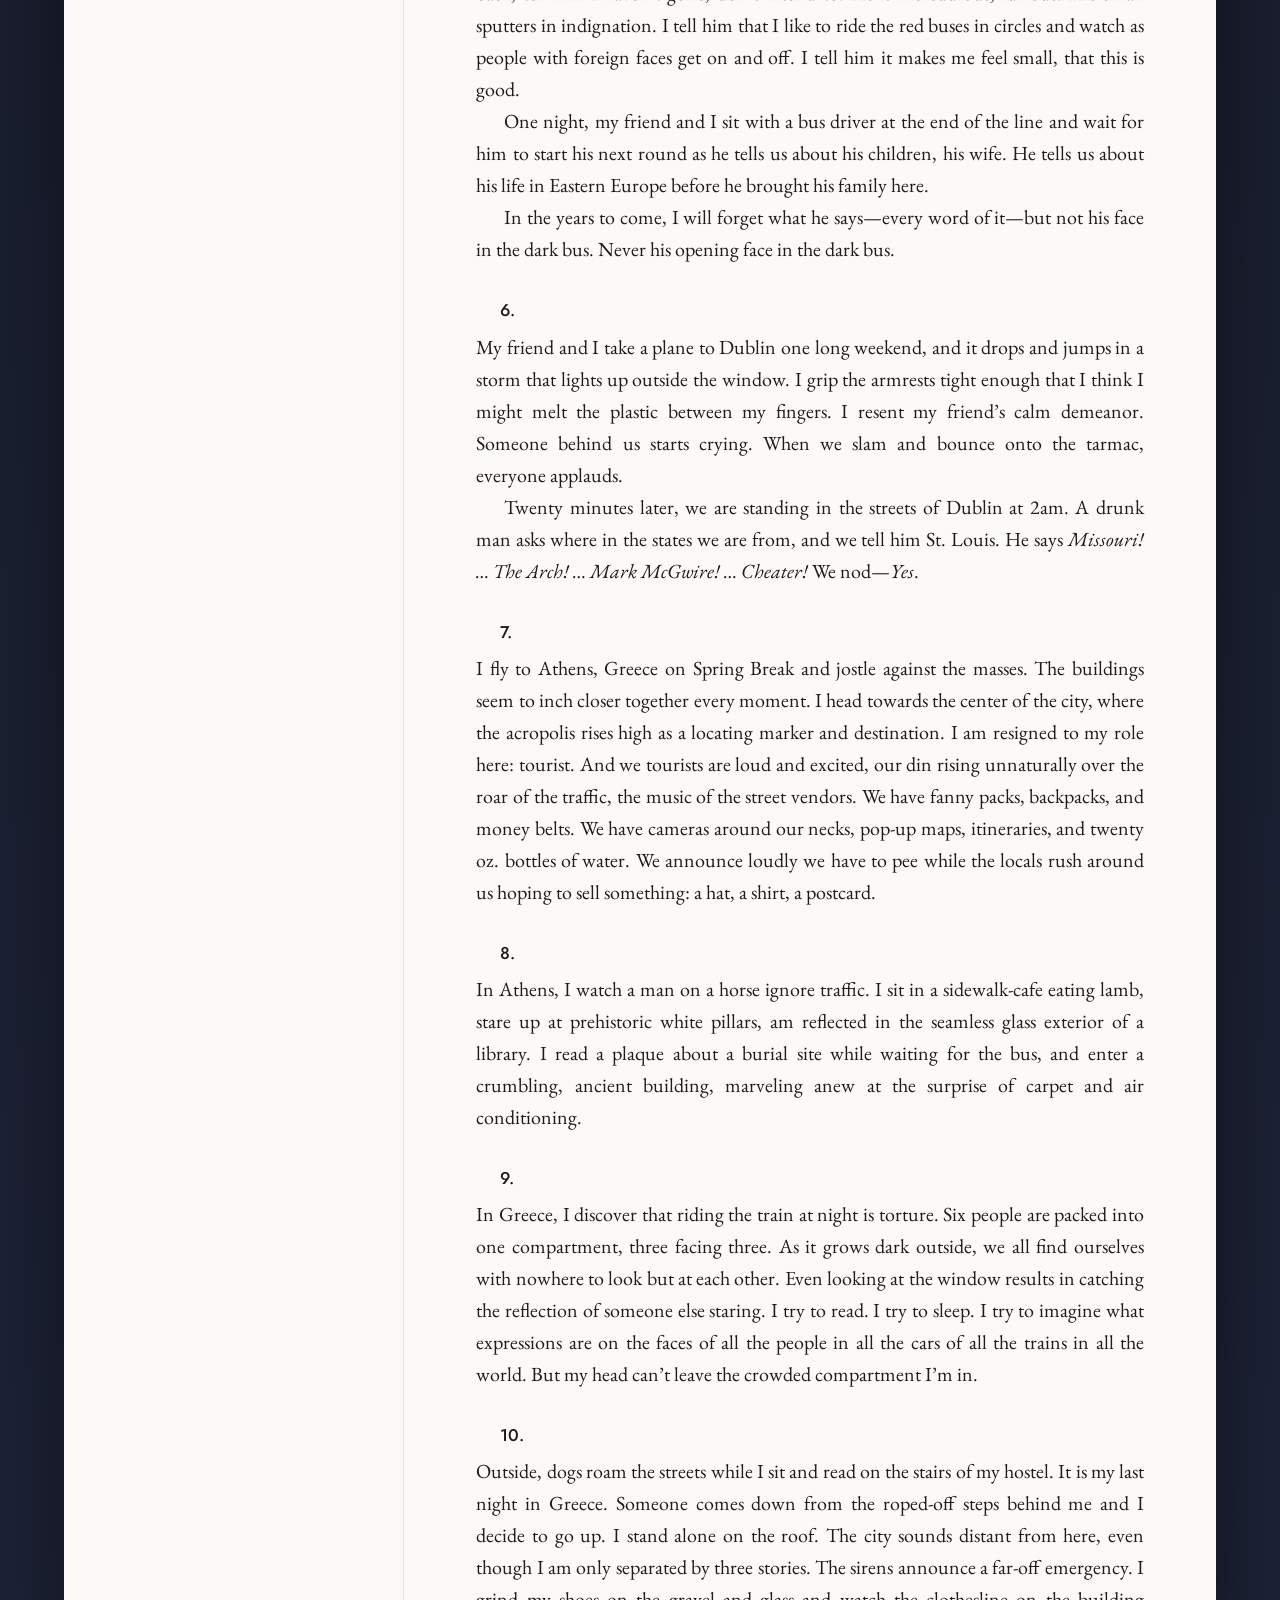
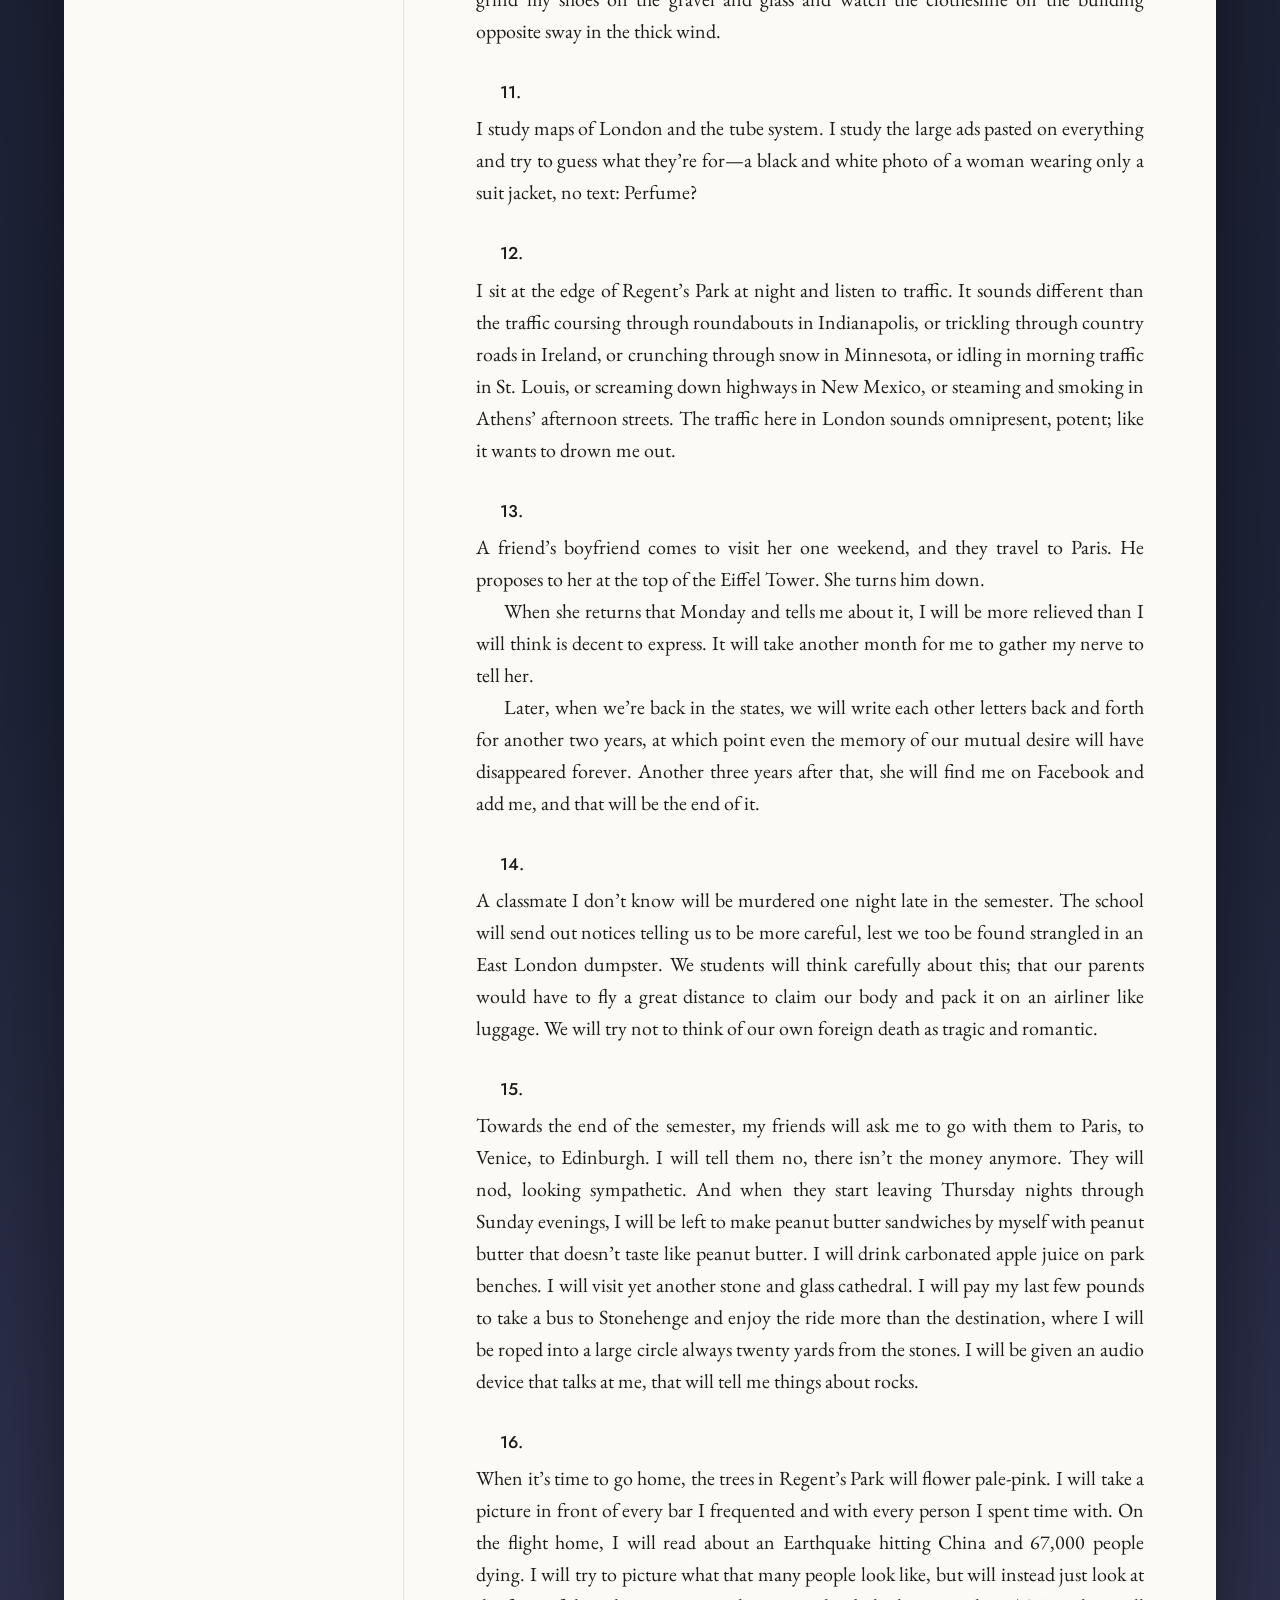
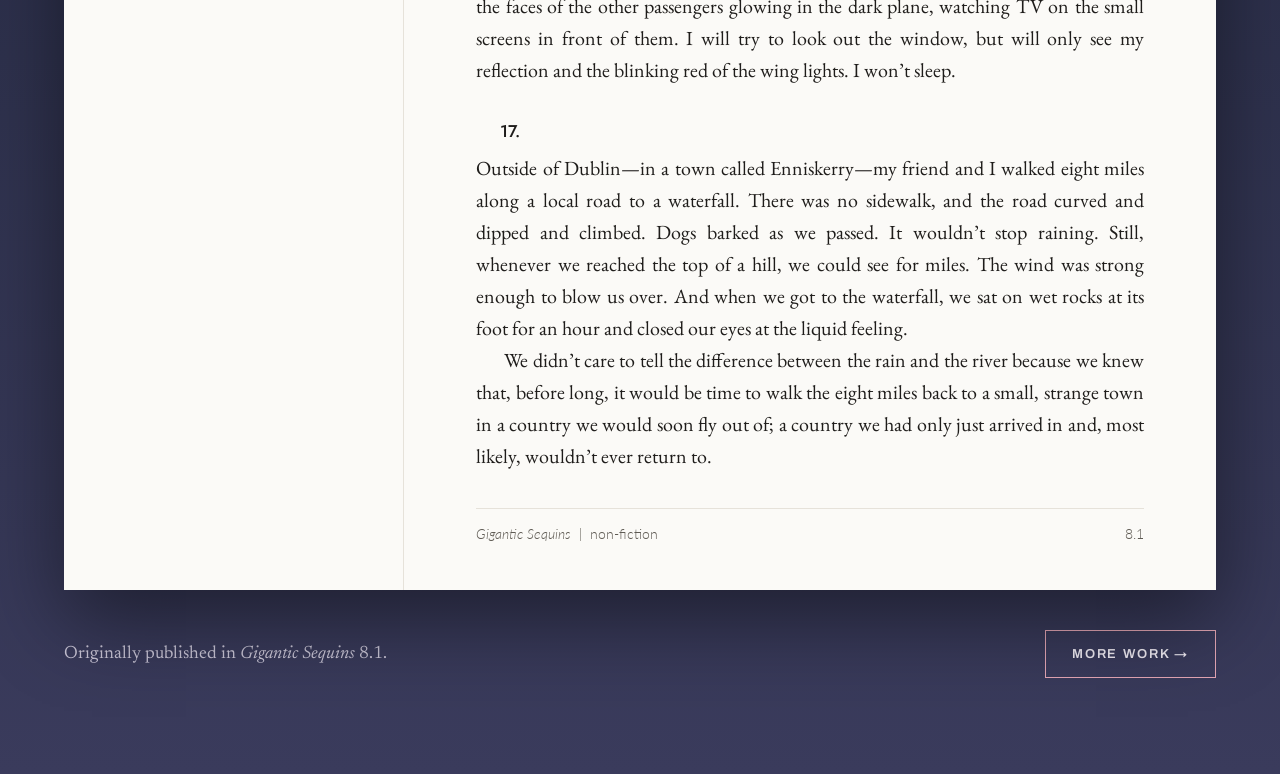
<file: foreigner.html>
<!doctype html>
<html lang="en">
<head>
<meta charset="utf-8">
<meta name="viewport" content="width=device-width, initial-scale=1, viewport-fit=cover">
<title>Foreigner — Jacob Little</title>
<meta name="description" content="Read “Foreigner,” an essay by Jacob Little first published in Gigantic Sequins 8.1.">
<link rel="canonical" href="https://jacoblittle.net/foreigner.html">
<meta property="og:type" content="website">
<meta property="og:title" content="Foreigner — Jacob Little">
<meta property="og:description" content="Read “Foreigner,” an essay by Jacob Little first published in Gigantic Sequins 8.1.">
<meta property="og:url" content="https://jacoblittle.net/foreigner.html">
<meta property="og:image" content="https://jacoblittle.net/assets/img/og-image.jpg">
<meta name="twitter:card" content="summary_large_image">
<meta name="theme-color" content="#171B29">
<link rel="icon" href="/assets/img/favicon.svg" type="image/svg+xml">
<link rel="apple-touch-icon" href="/assets/img/apple-touch-icon.png">
<link rel="preconnect" href="https://fonts.googleapis.com">
<link rel="preconnect" href="https://fonts.gstatic.com" crossorigin>
<link rel="stylesheet" href="https://fonts.googleapis.com/css2?family=Newsreader:ital,opsz,wght@0,6..72,300;0,6..72,400;1,6..72,300;1,6..72,400&amp;family=Archivo:wght@500;600&amp;family=EB+Garamond:ital,wght@0,400;0,500;1,400&amp;family=Jost:wght@400;500&amp;family=Lato:ital,wght@0,300;1,300&amp;display=swap">
<link rel="stylesheet" href="/assets/css/site.css?v=8a08e8e7ce">
<script>document.documentElement.className += ' js';</script>
<script src="/assets/js/site.js?v=3b92a2d46c" defer></script>
<script type="application/ld+json">
{
 "@context": "https://schema.org",
 "@graph": [
  {
   "@type": "WebSite",
   "@id": "https://jacoblittle.net/#website",
   "url": "https://jacoblittle.net/",
   "name": "Jacob Little",
   "inLanguage": "en",
   "publisher": {
    "@id": "https://jacoblittle.net/#person"
   },
   "about": {
    "@id": "https://jacoblittle.net/#person"
   }
  },
  {
   "@type": "Article",
   "@id": "https://jacoblittle.net/foreigner.html#work",
   "headline": "Foreigner",
   "author": {
    "@id": "https://jacoblittle.net/#person"
   },
   "genre": "Creative nonfiction",
   "inLanguage": "en",
   "isPartOf": {
    "@type": "Periodical",
    "name": "Gigantic Sequins"
   },
   "url": "https://jacoblittle.net/foreigner.html",
   "mainEntityOfPage": {
    "@id": "https://jacoblittle.net/foreigner.html#page"
   }
  },
  {
   "@type": "WebPage",
   "@id": "https://jacoblittle.net/foreigner.html#page",
   "url": "https://jacoblittle.net/foreigner.html",
   "isPartOf": {
    "@id": "https://jacoblittle.net/#website"
   },
   "inLanguage": "en",
   "name": "Foreigner — Jacob Little",
   "mainEntity": {
    "@id": "https://jacoblittle.net/foreigner.html#work"
   }
  }
 ]
}
</script>
</head>
<body>
<a class="skip-link" href="#main">Skip to content</a>
<div class="page page--reading">
<header class="wrap site-header"><a class="brand" href="/" aria-label="Jacob Little, home"><svg viewBox="0 0 200 200" aria-hidden="true" focusable="false"><rect x="8" y="8" width="184" height="184" fill="none" stroke="#EEEAF2" stroke-width="14"></rect><path d="M78 50 H100 V128 Q100 148 80 148 H50 Q36 148 36 134 V112 H58 V128 H78 Z" fill="#EEEAF2"></path><rect x="108" y="50" width="22" height="98" fill="#EEEAF2"></rect><path d="M136 124 H176 L162 148 H136 Z" fill="#EEEAF2"></path></svg><span>Jacob Little</span></a><nav class="nav" aria-label="Main"><a href="/">Home</a><a href="/bio.html">Bio</a><a href="/publications.html" aria-current="page">Publications</a><a href="/speaking.html">Speaking</a><a href="/contact.html">Contact</a></nav></header>
<div class="wrap w-1200 crumbs label"><a href="/publications.html">← All publications</a><span class="where">Creative Nonfiction <span class="dot" aria-hidden="true">·</span> <i>Gigantic Sequins</i> 8.1</span></div>
<main id="main" class="wrap w-1200 reading-main">
<article class="paper gs">
<figure><img src="/assets/img/foreigner-ink.jpg" width="1000" height="1104" alt="Ink-and-wash illustration of a woman in an elaborate feathered headdress with butterfly wings, from Gigantic Sequins"></figure>
<div class="col">
<header><h1>Foreigner</h1><p class="by">Jacob Little</p></header>
<div class="text">
<p class="num">1.</p>
<p class="after-break">It is the first weekend of my semester in London, and I go on a Jack the Ripper tour — a walk through modern London — visiting all the century-old crime scenes. I am following an enthusiastic thirty year-old in a backpack, who explains the gruesome details of the slaughters as we stand outside a Tesco, a bustling Tube station, a pub with a neon sign advertising trivia night.</p>
<p>In these places, long ago, a man — whose face history never learned — murdered prostitutes in brick alleys that smelled of feces. He murdered them in buildings that would be razed and paved over and swallowed in 100 foot-wide bands of tarmac, or metal and glass high rises. Or maybe just covered by a piece of curb where brightly-lit buses stop for passengers, even after midnight.</p>
<p class="num">2.</p>
<p class="after-break">There aren’t as many dogs in Regent’s Park as I thought there would be. I wonder how much <i>101 Dalmatians</i> has skewed my expectations. I wonder whether the absence of dogs is due to the smell of the large predators in the nearby zoo — but I dismiss this as silly.</p>
<p>Still, I wonder how far a lion’s roar might carry. Whether the ducks in the nearby ponds would upset at the sound of it, if they would even know to be afraid. I wonder what a duck would do in the lions’ country, in Zimbabwe or wherever, how long it would stay alive. I wonder what a duck would eat there.</p>
<p class="num">3.</p>
<p class="after-break">There is no privacy in the dorms. I find myself locked in bathroom stalls at odd hours, no pressure at all in my bowels — just trying to close myself off for a moment or two. I watch the flip-flops pad past to the showers. I eye the straining feet in the stall next to me with distaste, try not to breathe in too deep. I stare at graffiti on the walls until it stops making sense, until the letters are only shape and color.</p>
<p class="num">4.</p>
<p class="after-break">I walk down Baker Street at night, past Madame Tussaud’s tawdry figures of wax. I don’t go in. I sneer at the kind of person who would. I drink beers in The Metropolitan with a friend who only drinks soda. He still gets carded. I leave before him, walk back to the dorms alone. I make note of the foreign things: crosswalks marked with white, blue, and yellow cones; the domed hats and neon jackets of the policemen; and the spiked black fences in front of homes, along the streets, around all of Regent’s Park.</p>
<p class="num">5.</p>
<p class="after-break">My grandfather writes me an email to ask what I think of the Tower of London. I write back, tell him I haven’t gone, don’t intend to. He is incredulous, furious. His email sputters in indignation. I tell him that I like to ride the red buses in circles and watch as people with foreign faces get on and off. I tell him it makes me feel small, that this is good.</p>
<p>One night, my friend and I sit with a bus driver at the end of the line and wait for him to start his next round as he tells us about his children, his wife. He tells us about his life in Eastern Europe before he brought his family here.</p>
<p>In the years to come, I will forget what he says — every word of it — but not his face in the dark bus. Never his opening face in the dark bus.</p>
<p class="num">6.</p>
<p class="after-break">My friend and I take a plane to Dublin one long weekend, and it drops and jumps in a storm that lights up outside the window. I grip the armrests tight enough that I think I might melt the plastic between my fingers. I resent my friend’s calm demeanor. Someone behind us starts crying. When we slam and bounce onto the tarmac, everyone applauds.</p>
<p>Twenty minutes later, we are standing in the streets of Dublin at 2am. A drunk man asks where in the states we are from, and we tell him St. Louis. He says <i>Missouri! … The Arch! … Mark McGwire! … Cheater!</i> We nod — <i>Yes</i>.</p>
<p class="num">7.</p>
<p class="after-break">I fly to Athens, Greece on Spring Break and jostle against the masses. The buildings seem to inch closer together every moment. I head towards the center of the city, where the acropolis rises high as a locating marker and destination. I am resigned to my role here: tourist. And we tourists are loud and excited, our din rising unnaturally over the roar of the traffic, the music of the street vendors. We have fanny packs, backpacks, and money belts. We have cameras around our necks, pop-up maps, itineraries, and twenty oz. bottles of water. We announce loudly we have to pee while the locals rush around us hoping to sell something: a hat, a shirt, a postcard.</p>
<p class="num">8.</p>
<p class="after-break">In Athens, I watch a man on a horse ignore traffic. I sit in a sidewalk-cafe eating lamb, stare up at prehistoric white pillars, am reflected in the seamless glass exterior of a library. I read a plaque about a burial site while waiting for the bus, and enter a crumbling, ancient building, marveling anew at the surprise of carpet and air conditioning.</p>
<p class="num">9.</p>
<p class="after-break">In Greece, I discover that riding the train at night is torture. Six people are packed into one compartment, three facing three. As it grows dark outside, we all find ourselves with nowhere to look but at each other. Even looking at the window results in catching the reflection of someone else staring. I try to read. I try to sleep. I try to imagine what expressions are on the faces of all the people in all the cars of all the trains in all the world. But my head can’t leave the crowded compartment I’m in.</p>
<p class="num">10.</p>
<p class="after-break">Outside, dogs roam the streets while I sit and read on the stairs of my hostel. It is my last night in Greece. Someone comes down from the roped-off steps behind me and I decide to go up. I stand alone on the roof. The city sounds distant from here, even though I am only separated by three stories. The sirens announce a far-off emergency. I grind my shoes on the gravel and glass and watch the clothesline on the building opposite sway in the thick wind.</p>
<p class="num">11.</p>
<p class="after-break">I study maps of London and the tube system. I study the large ads pasted on everything and try to guess what they’re for — a black and white photo of a woman wearing only a suit jacket, no text: Perfume?</p>
<p class="num">12.</p>
<p class="after-break">I sit at the edge of Regent’s Park at night and listen to traffic. It sounds different than the traffic coursing through roundabouts in Indianapolis, or trickling through country roads in Ireland, or crunching through snow in Minnesota, or idling in morning traffic in St. Louis, or screaming down highways in New Mexico, or steaming and smoking in Athens’ afternoon streets. The traffic here in London sounds omnipresent, potent; like it wants to drown me out.</p>
<p class="num">13.</p>
<p class="after-break">A friend’s boyfriend comes to visit her one weekend, and they travel to Paris. He proposes to her at the top of the Eiffel Tower. She turns him down.</p>
<p>When she returns that Monday and tells me about it, I will be more relieved than I will think is decent to express. It will take another month for me to gather my nerve to tell her.</p>
<p>Later, when we’re back in the states, we will write each other letters back and forth for another two years, at which point even the memory of our mutual desire will have disappeared forever. Another three years after that, she will find me on Facebook and add me, and that will be the end of it.</p>
<p class="num">14.</p>
<p class="after-break">A classmate I don’t know will be murdered one night late in the semester. The school will send out notices telling us to be more careful, lest we too be found strangled in an East London dumpster. We students will think carefully about this; that our parents would have to fly a great distance to claim our body and pack it on an airliner like luggage. We will try not to think of our own foreign death as tragic and romantic.</p>
<p class="num">15.</p>
<p class="after-break">Towards the end of the semester, my friends will ask me to go with them to Paris, to Venice, to Edinburgh. I will tell them no, there isn’t the money anymore. They will nod, looking sympathetic. And when they start leaving Thursday nights through Sunday evenings, I will be left to make peanut butter sandwiches by myself with peanut butter that doesn’t taste like peanut butter. I will drink carbonated apple juice on park benches. I will visit yet another stone and glass cathedral. I will pay my last few pounds to take a bus to Stonehenge and enjoy the ride more than the destination, where I will be roped into a large circle always twenty yards from the stones. I will be given an audio device that talks at me, that will tell me things about rocks.</p>
<p class="num">16.</p>
<p class="after-break">When it’s time to go home, the trees in Regent’s Park will flower pale-pink. I will take a picture in front of every bar I frequented and with every person I spent time with. On the flight home, I will read about an Earthquake hitting China and 67,000 people dying. I will try to picture what that many people look like, but will instead just look at the faces of the other passengers glowing in the dark plane, watching TV on the small screens in front of them. I will try to look out the window, but will only see my reflection and the blinking red of the wing lights. I won’t sleep.</p>
<p class="num">17.</p>
<p class="after-break">Outside of Dublin — in a town called Enniskerry — my friend and I walked eight miles along a local road to a waterfall. There was no sidewalk, and the road curved and dipped and climbed. Dogs barked as we passed. It wouldn’t stop raining. Still, whenever we reached the top of a hill, we could see for miles. The wind was strong enough to blow us over. And when we got to the waterfall, we sat on wet rocks at its foot for an hour and closed our eyes at the liquid feeling.</p>
<p>We didn’t care to tell the difference between the rain and the river because we knew that, before long, it would be time to walk the eight miles back to a small, strange town in a country we would soon fly out of; a country we had only just arrived in and, most likely, wouldn’t ever return to.</p>
</div>
<p class="folio"><span><i>Gigantic Sequins</i> &nbsp;|&nbsp; non-fiction</span><span>8.1</span></p>
</div>
</article>
<div class="after"><p>Originally published in <i>Gigantic Sequins</i> 8.1.</p><a class="btn" href="/publications.html">More work →</a></div>
</main>
</div>
</body>
</html>
</file>
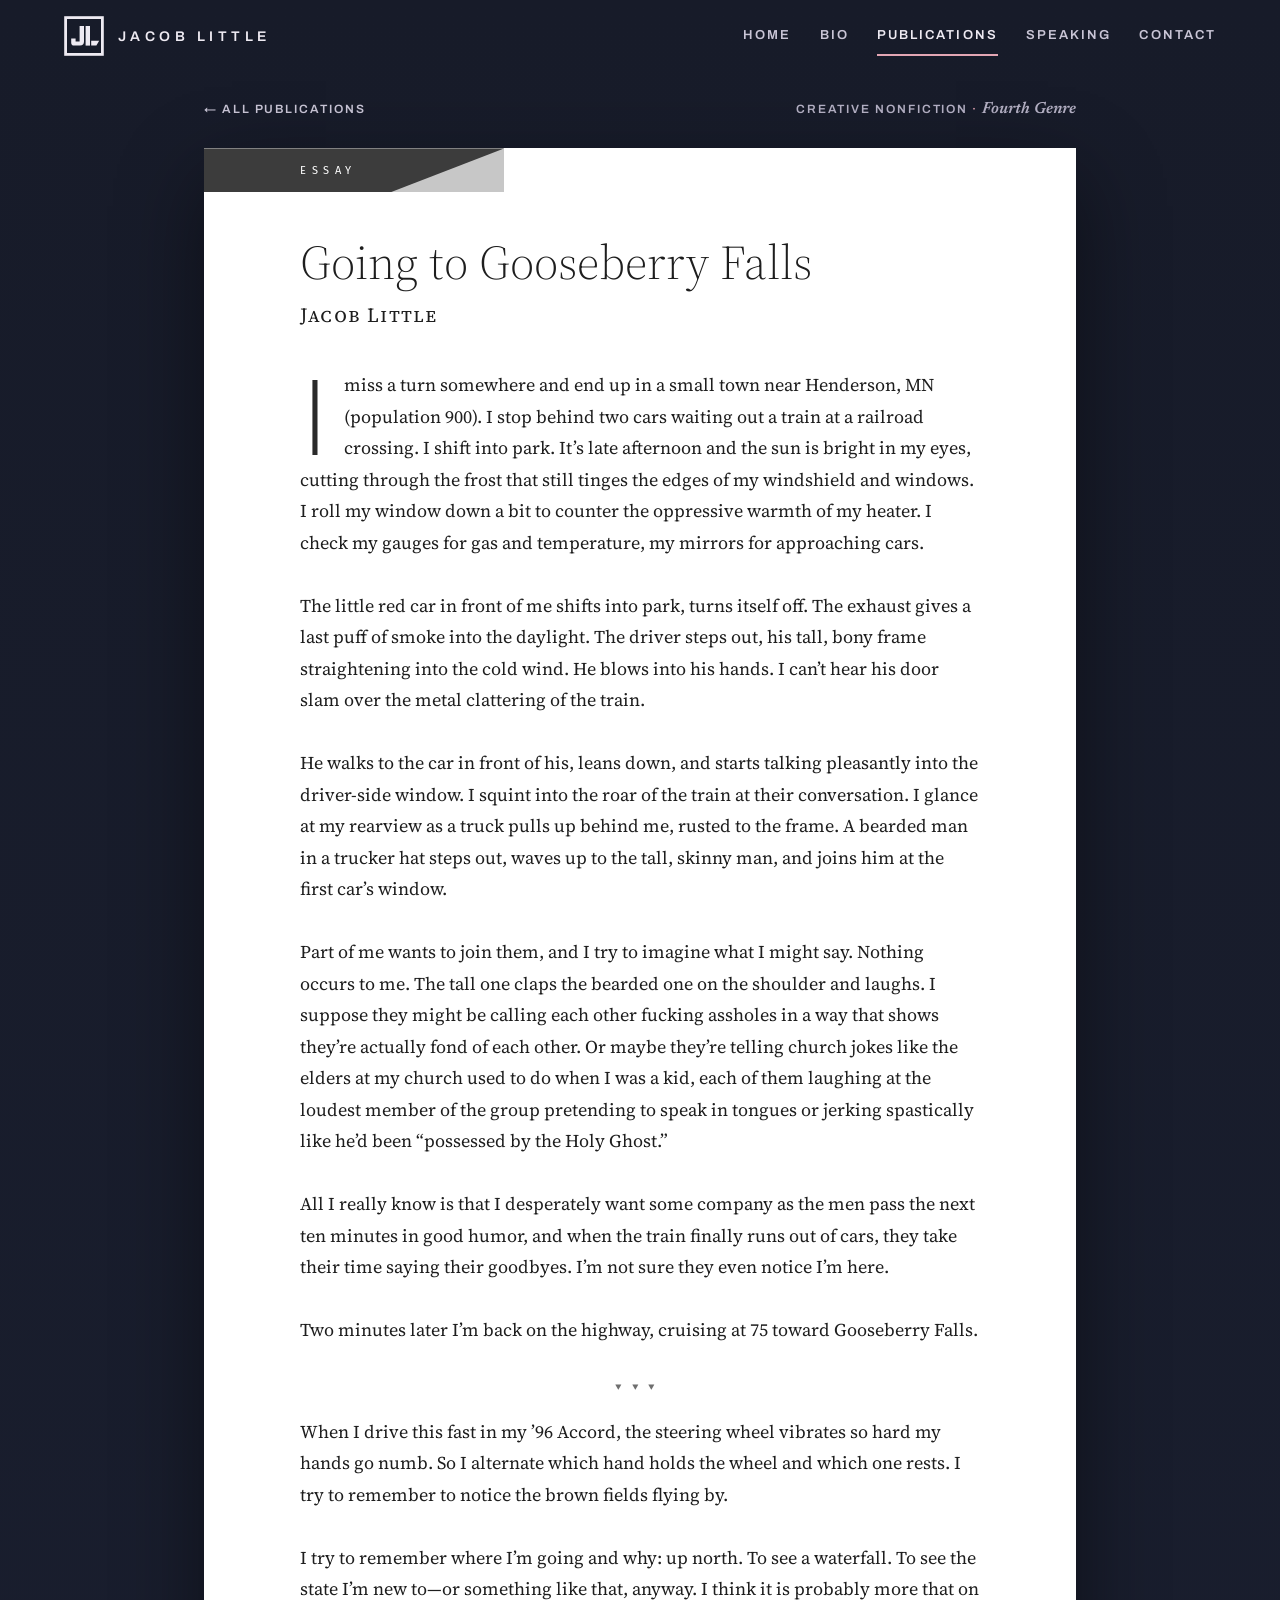
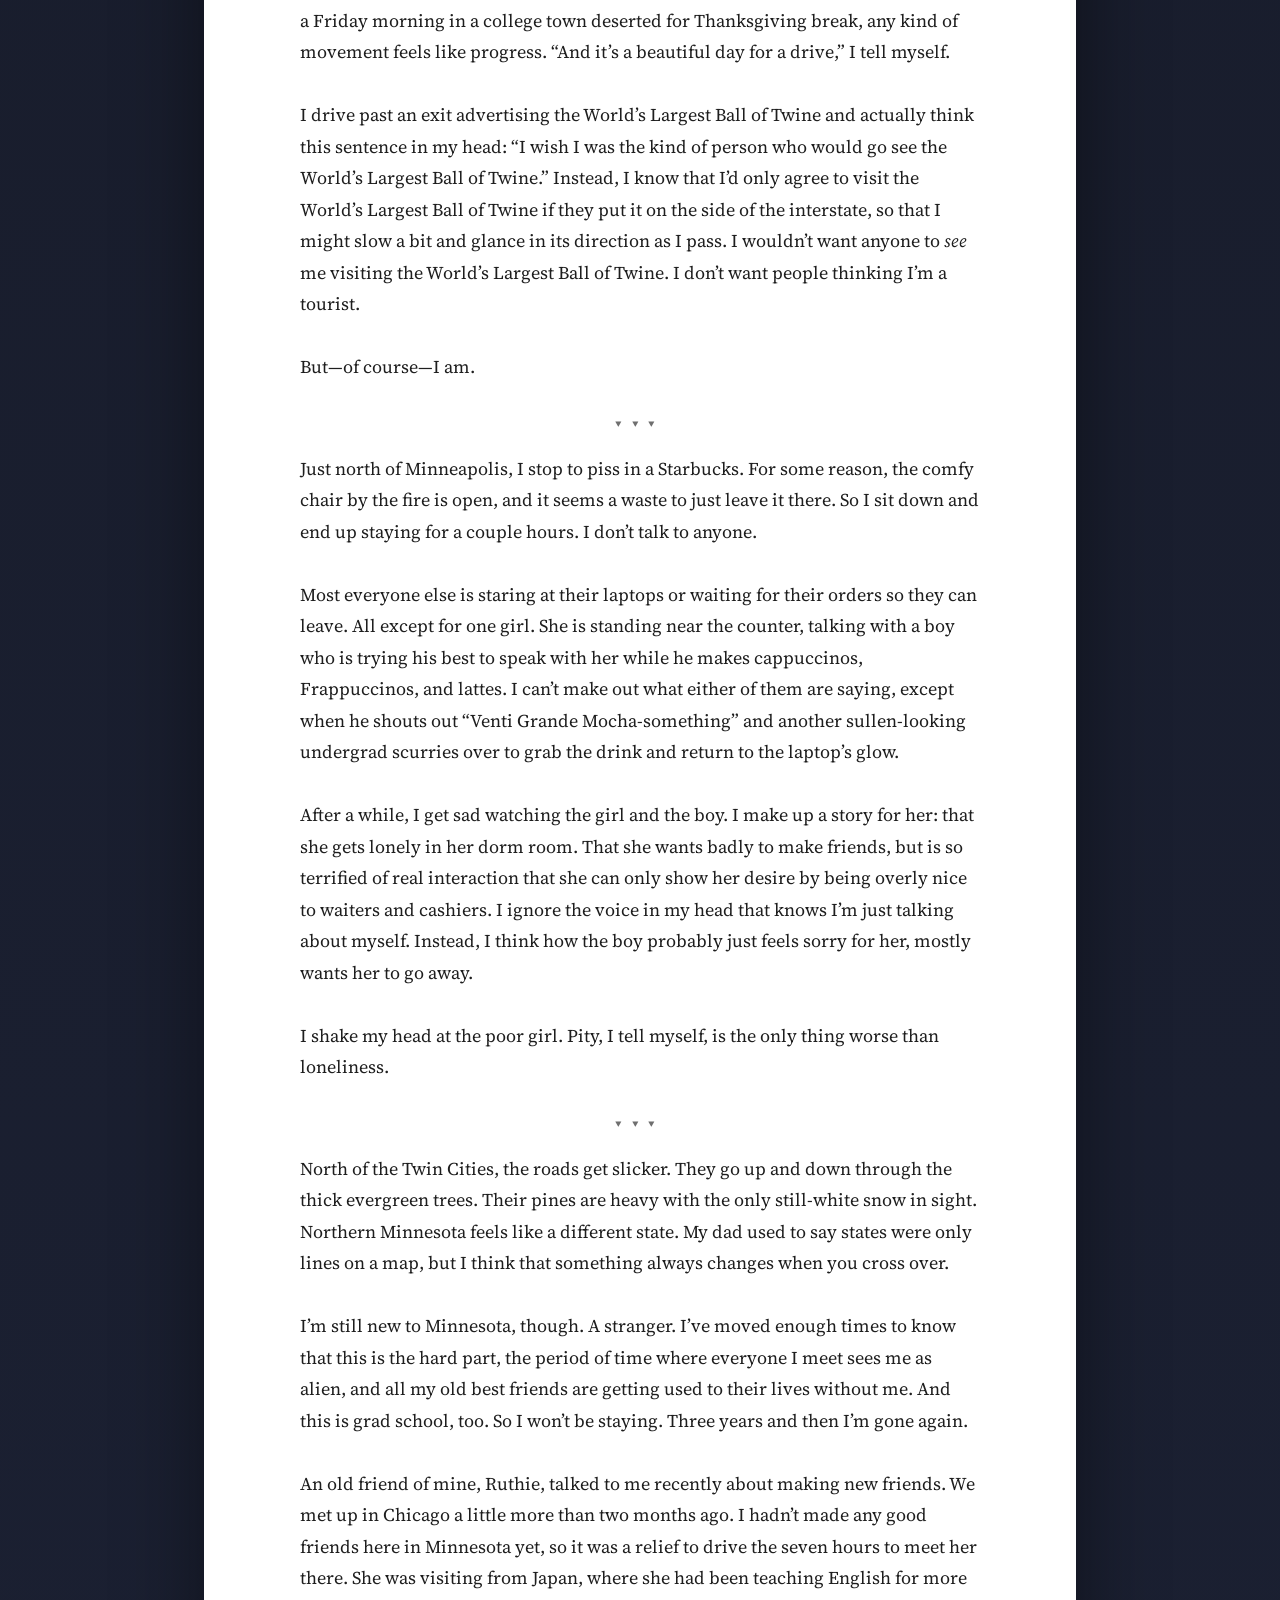
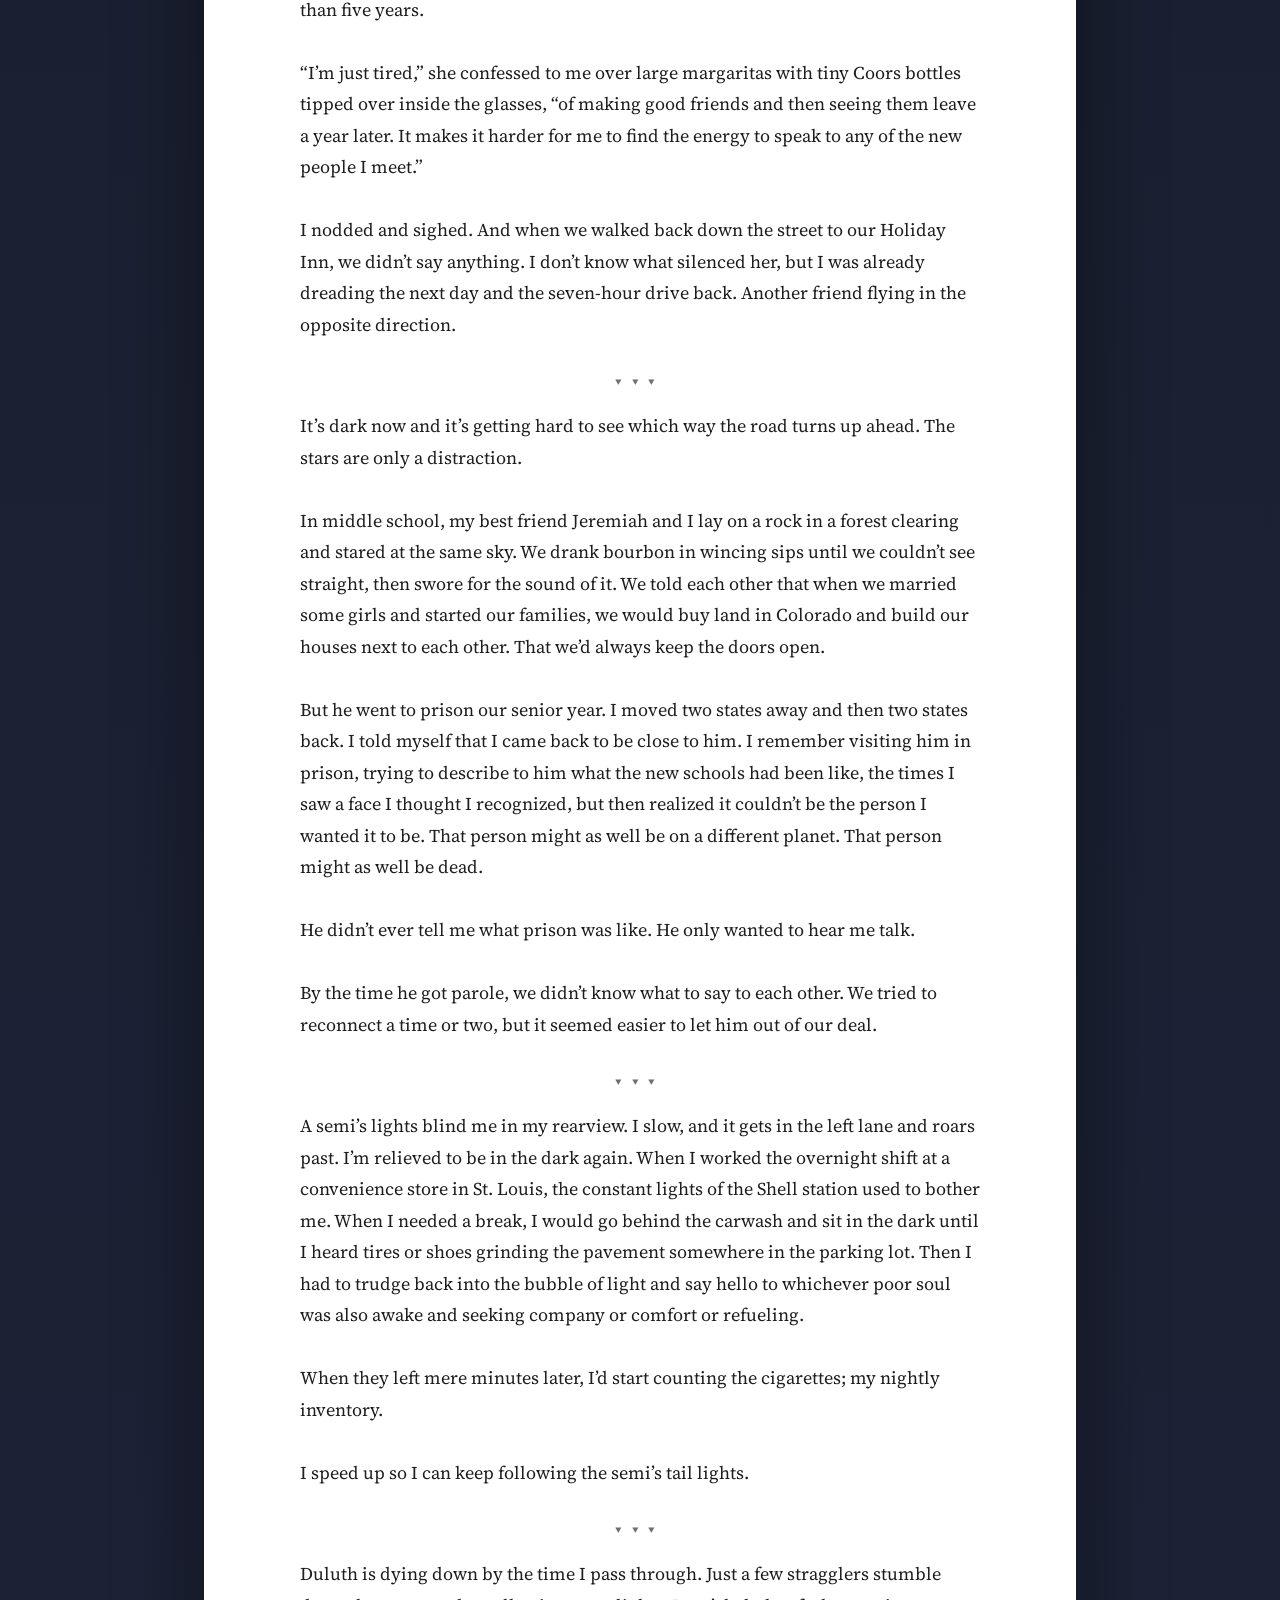
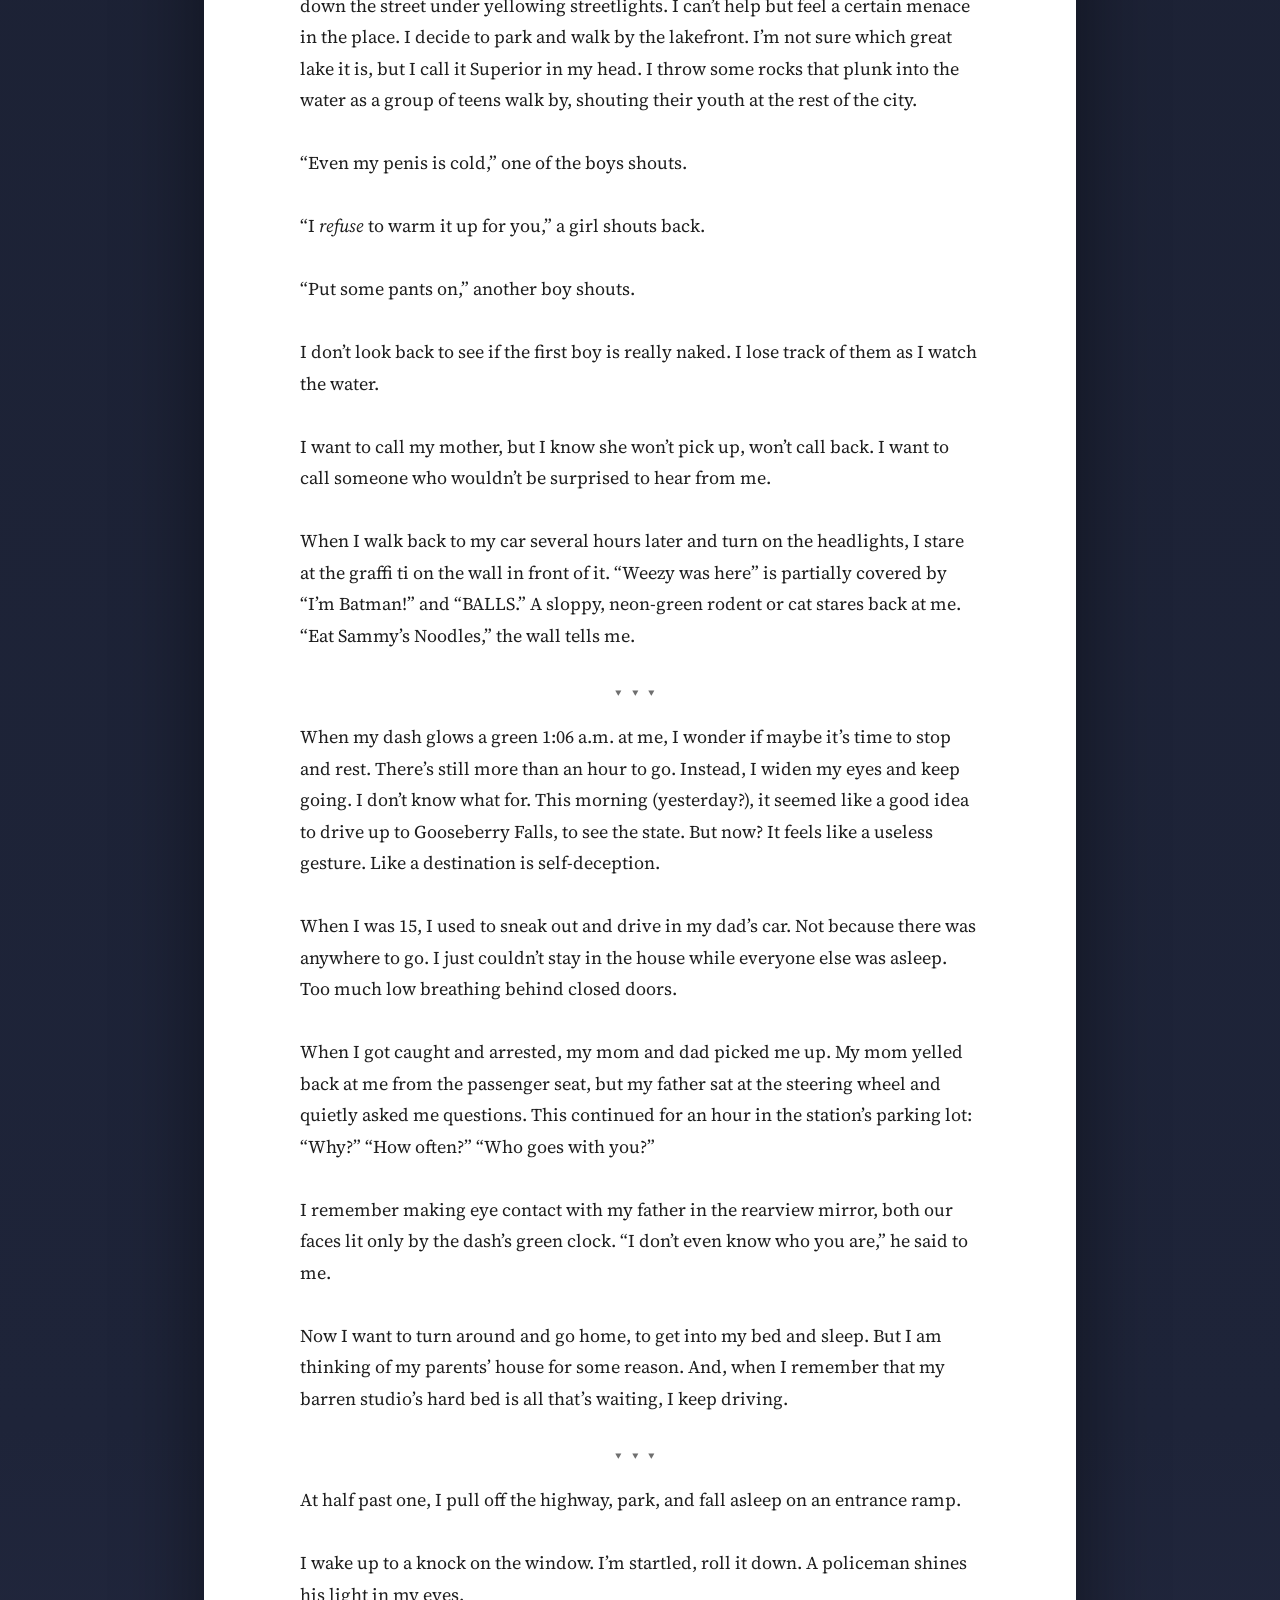
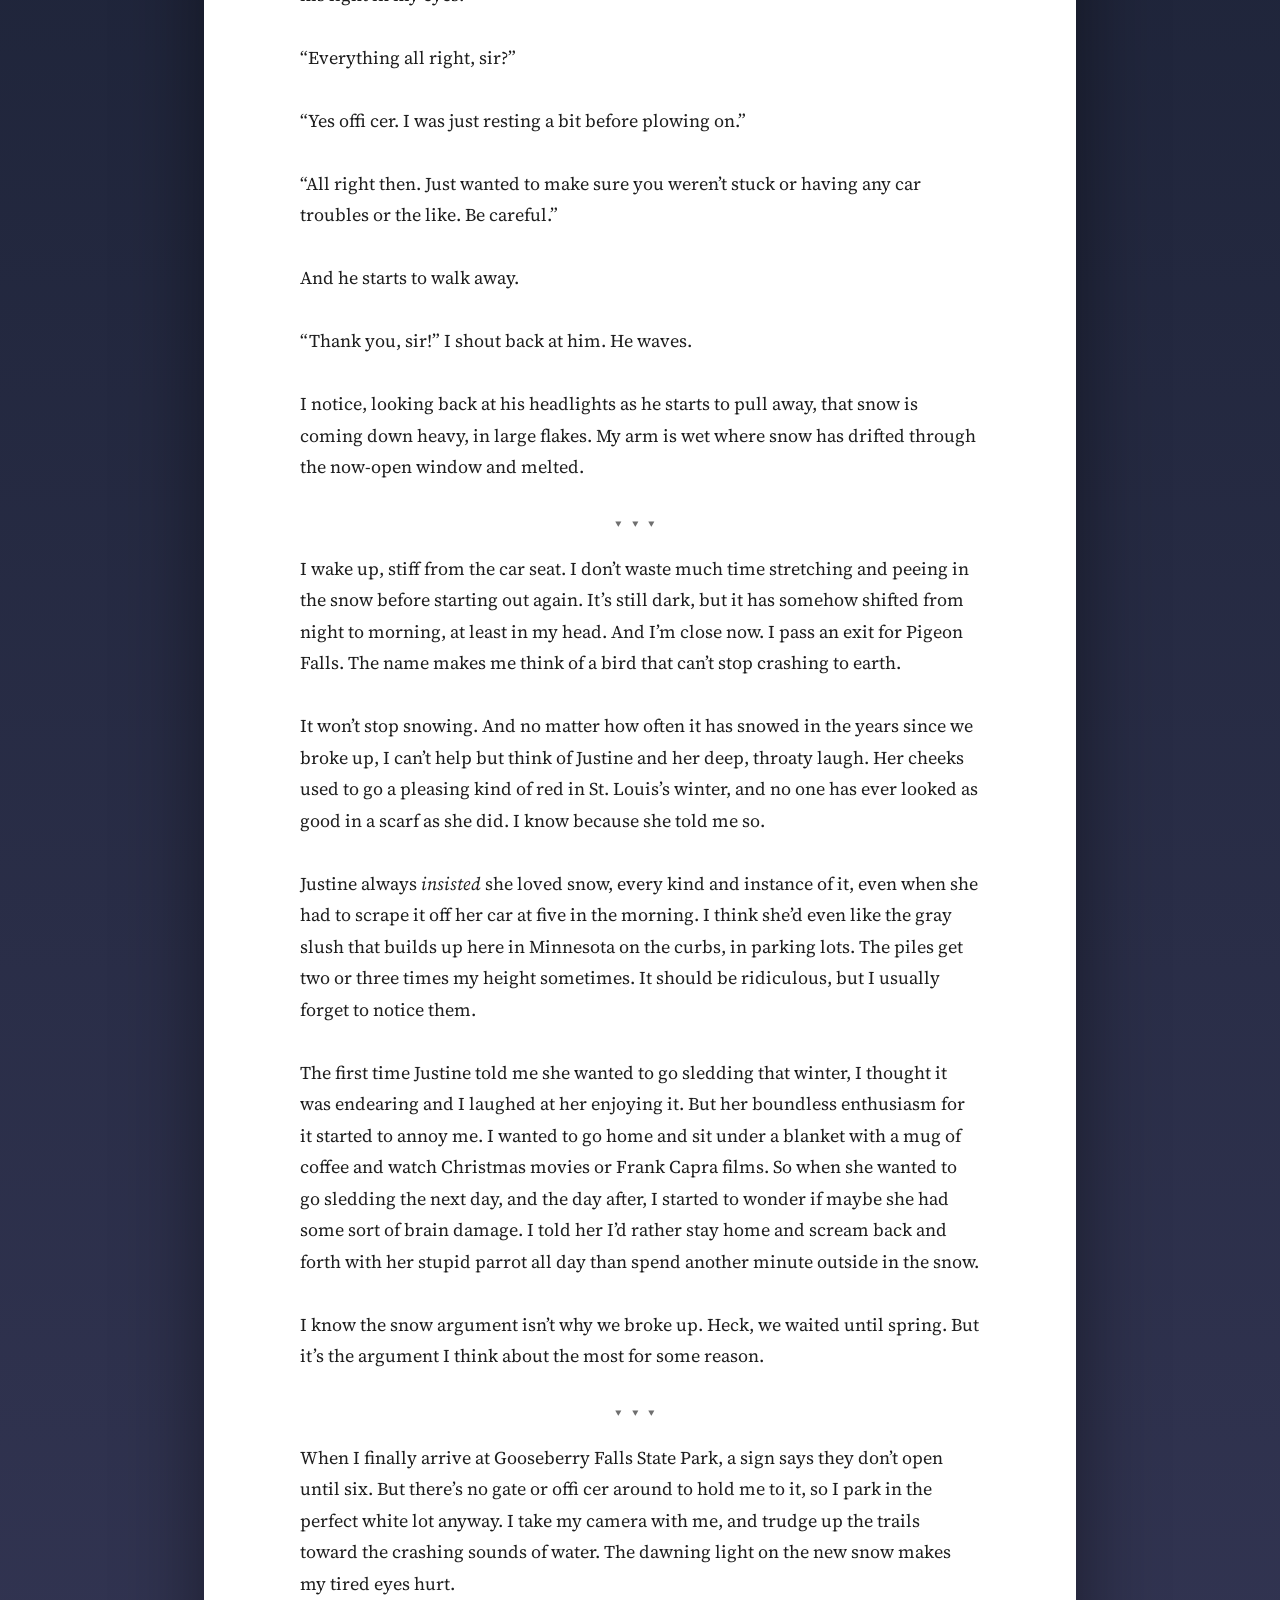
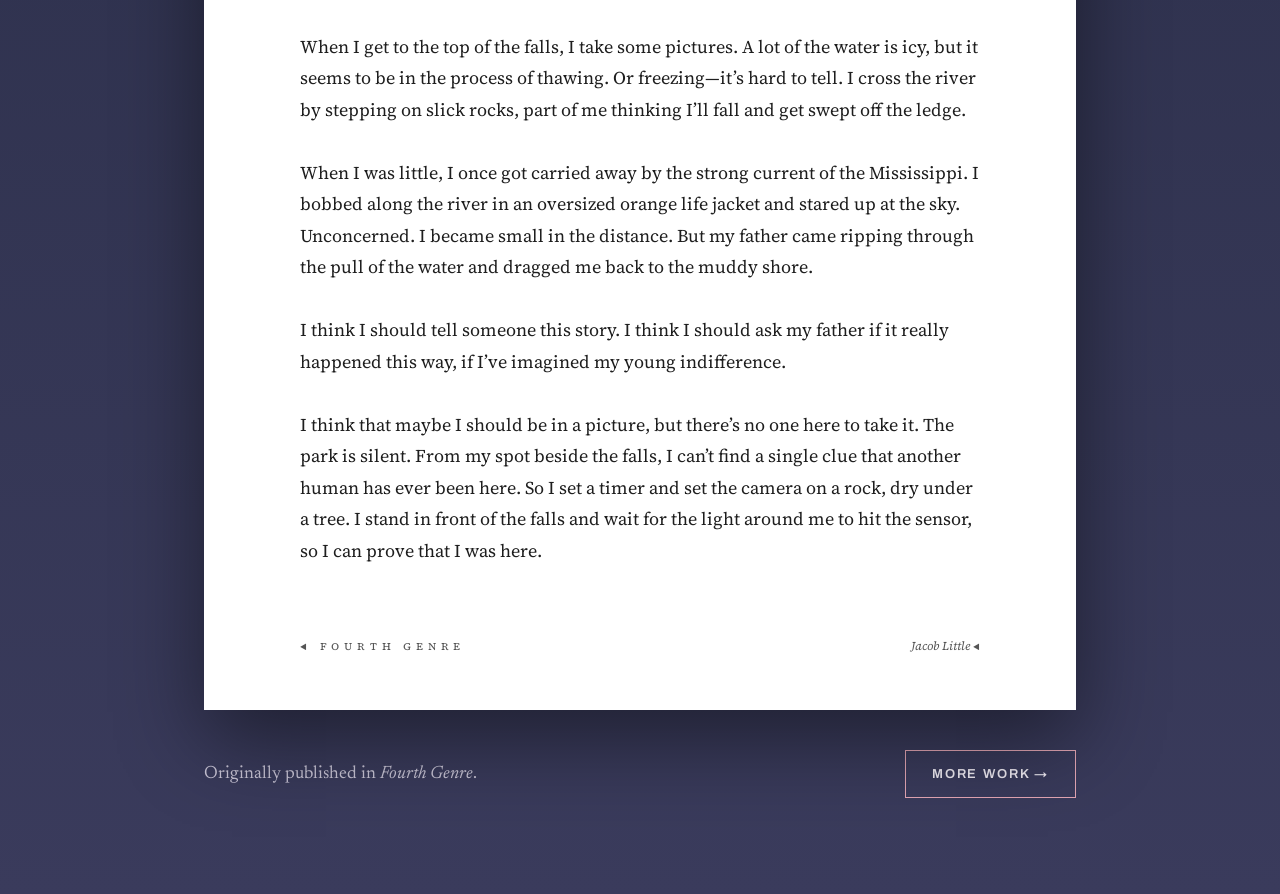
<file: going-to-gooseberry-falls.html>
<!doctype html>
<html lang="en">
<head>
<meta charset="utf-8">
<meta name="viewport" content="width=device-width, initial-scale=1, viewport-fit=cover">
<title>Going to Gooseberry Falls — Jacob Little</title>
<meta name="description" content="Read “Going to Gooseberry Falls,” an essay by Jacob Little first published in Fourth Genre.">
<link rel="canonical" href="https://jacoblittle.net/going-to-gooseberry-falls.html">
<meta property="og:type" content="website">
<meta property="og:title" content="Going to Gooseberry Falls — Jacob Little">
<meta property="og:description" content="Read “Going to Gooseberry Falls,” an essay by Jacob Little first published in Fourth Genre.">
<meta property="og:url" content="https://jacoblittle.net/going-to-gooseberry-falls.html">
<meta property="og:image" content="https://jacoblittle.net/assets/img/og-image.jpg">
<meta name="twitter:card" content="summary_large_image">
<meta name="theme-color" content="#171B29">
<link rel="icon" href="/assets/img/favicon.svg" type="image/svg+xml">
<link rel="apple-touch-icon" href="/assets/img/apple-touch-icon.png">
<link rel="preconnect" href="https://fonts.googleapis.com">
<link rel="preconnect" href="https://fonts.gstatic.com" crossorigin>
<link rel="stylesheet" href="https://fonts.googleapis.com/css2?family=Newsreader:ital,opsz,wght@0,6..72,300;0,6..72,400;1,6..72,300;1,6..72,400&amp;family=Archivo:wght@500;600&amp;family=Source+Serif+4:ital,opsz,wght@0,8..60,300;0,8..60,400;1,8..60,400&amp;family=Fira+Sans:wght@200;400&amp;display=swap">
<link rel="stylesheet" href="/assets/css/site.css?v=8a08e8e7ce">
<script>document.documentElement.className += ' js';</script>
<script src="/assets/js/site.js?v=3b92a2d46c" defer></script>
<script type="application/ld+json">
{
 "@context": "https://schema.org",
 "@graph": [
  {
   "@type": "WebSite",
   "@id": "https://jacoblittle.net/#website",
   "url": "https://jacoblittle.net/",
   "name": "Jacob Little",
   "inLanguage": "en",
   "publisher": {
    "@id": "https://jacoblittle.net/#person"
   },
   "about": {
    "@id": "https://jacoblittle.net/#person"
   }
  },
  {
   "@type": "Article",
   "@id": "https://jacoblittle.net/going-to-gooseberry-falls.html#work",
   "headline": "Going to Gooseberry Falls",
   "author": {
    "@id": "https://jacoblittle.net/#person"
   },
   "genre": "Creative nonfiction",
   "inLanguage": "en",
   "isPartOf": {
    "@type": "Periodical",
    "name": "Fourth Genre"
   },
   "url": "https://jacoblittle.net/going-to-gooseberry-falls.html",
   "mainEntityOfPage": {
    "@id": "https://jacoblittle.net/going-to-gooseberry-falls.html#page"
   },
   "datePublished": "2020"
  },
  {
   "@type": "WebPage",
   "@id": "https://jacoblittle.net/going-to-gooseberry-falls.html#page",
   "url": "https://jacoblittle.net/going-to-gooseberry-falls.html",
   "isPartOf": {
    "@id": "https://jacoblittle.net/#website"
   },
   "inLanguage": "en",
   "name": "Going to Gooseberry Falls — Jacob Little",
   "mainEntity": {
    "@id": "https://jacoblittle.net/going-to-gooseberry-falls.html#work"
   }
  }
 ]
}
</script>
</head>
<body>
<a class="skip-link" href="#main">Skip to content</a>
<div class="page page--reading">
<header class="wrap site-header"><a class="brand" href="/" aria-label="Jacob Little, home"><svg viewBox="0 0 200 200" aria-hidden="true" focusable="false"><rect x="8" y="8" width="184" height="184" fill="none" stroke="#EEEAF2" stroke-width="14"></rect><path d="M78 50 H100 V128 Q100 148 80 148 H50 Q36 148 36 134 V112 H58 V128 H78 Z" fill="#EEEAF2"></path><rect x="108" y="50" width="22" height="98" fill="#EEEAF2"></rect><path d="M136 124 H176 L162 148 H136 Z" fill="#EEEAF2"></path></svg><span>Jacob Little</span></a><nav class="nav" aria-label="Main"><a href="/">Home</a><a href="/bio.html">Bio</a><a href="/publications.html" aria-current="page">Publications</a><a href="/speaking.html">Speaking</a><a href="/contact.html">Contact</a></nav></header>
<div class="wrap w-920 crumbs label"><a href="/publications.html">← All publications</a><span class="where">Creative Nonfiction <span class="dot" aria-hidden="true">·</span> <i>Fourth Genre</i></span></div>
<main id="main" class="wrap w-920 reading-main">
<article class="paper fg">
<div class="tab"><span>Essay</span></div>
<div class="col">
<header><h1>Going to Gooseberry Falls</h1><p class="by">Jacob Little</p></header>
<div class="text">
<p class="after-break"><span class="drop">I</span> miss a turn somewhere and end up in a small town near Henderson, MN (population 900). I stop behind two cars waiting out a train at a railroad crossing. I shift into park. It’s late afternoon and the sun is bright in my eyes, cutting through the frost that still tinges the edges of my windshield and windows. I roll my window down a bit to counter the oppressive warmth of my heater. I check my gauges for gas and temperature, my mirrors for approaching cars.</p>
<p>The little red car in front of me shifts into park, turns itself off. The exhaust gives a last puff of smoke into the daylight. The driver steps out, his tall, bony frame straightening into the cold wind. He blows into his hands. I can’t hear his door slam over the metal clattering of the train.</p>
<p>He walks to the car in front of his, leans down, and starts talking pleasantly into the driver-side window. I squint into the roar of the train at their conversation. I glance at my rearview as a truck pulls up behind me, rusted to the frame. A bearded man in a trucker hat steps out, waves up to the tall, skinny man, and joins him at the first car’s window.</p>
<p>Part of me wants to join them, and I try to imagine what I might say. Nothing occurs to me. The tall one claps the bearded one on the shoulder and laughs. I suppose they might be calling each other fucking assholes in a way that shows they’re actually fond of each other. Or maybe they’re telling church jokes like the elders at my church used to do when I was a kid, each of them laughing at the loudest member of the group pretending to speak in tongues or jerking spastically like he’d been “possessed by the Holy Ghost.”</p>
<p>All I really know is that I desperately want some company as the men pass the next ten minutes in good humor, and when the train finally runs out of cars, they take their time saying their goodbyes. I’m not sure they even notice I’m here.</p>
<p>Two minutes later I’m back on the highway, cruising at 75 toward Gooseberry Falls.</p>
<p class="tri" aria-hidden="true">▼▼▼</p>
<p class="after-break">When I drive this fast in my ’96 Accord, the steering wheel vibrates so hard my hands go numb. So I alternate which hand holds the wheel and which one rests. I try to remember to notice the brown fields flying by.</p>
<p>I try to remember where I’m going and why: up north. To see a waterfall. To see the state I’m new to—or something like that, anyway. I think it is probably more that on a Friday morning in a college town deserted for Thanksgiving break, any kind of movement feels like progress. “And it’s a beautiful day for a drive,” I tell myself.</p>
<p>I drive past an exit advertising the World’s Largest Ball of Twine and actually think this sentence in my head: “I wish I was the kind of person who would go see the World’s Largest Ball of Twine.” Instead, I know that I’d only agree to visit the World’s Largest Ball of Twine if they put it on the side of the interstate, so that I might slow a bit and glance in its direction as I pass. I wouldn’t want anyone to <i>see</i> me visiting the World’s Largest Ball of Twine. I don’t want people thinking I’m a tourist.</p>
<p>But—of course—I am.</p>
<p class="tri" aria-hidden="true">▼▼▼</p>
<p class="after-break">Just north of Minneapolis, I stop to piss in a Starbucks. For some reason, the comfy chair by the fire is open, and it seems a waste to just leave it there. So I sit down and end up staying for a couple hours. I don’t talk to anyone.</p>
<p>Most everyone else is staring at their laptops or waiting for their orders so they can leave. All except for one girl. She is standing near the counter, talking with a boy who is trying his best to speak with her while he makes cappuccinos, Frappuccinos, and lattes. I can’t make out what either of them are saying, except when he shouts out “Venti Grande Mocha-something” and another sullen-looking undergrad scurries over to grab the drink and return to the laptop’s glow.</p>
<p>After a while, I get sad watching the girl and the boy. I make up a story for her: that she gets lonely in her dorm room. That she wants badly to make friends, but is so terrified of real interaction that she can only show her desire by being overly nice to waiters and cashiers. I ignore the voice in my head that knows I’m just talking about myself. Instead, I think how the boy probably just feels sorry for her, mostly wants her to go away.</p>
<p>I shake my head at the poor girl. Pity, I tell myself, is the only thing worse than loneliness.</p>
<p class="tri" aria-hidden="true">▼▼▼</p>
<p class="after-break">North of the Twin Cities, the roads get slicker. They go up and down through the thick evergreen trees. Their pines are heavy with the only still-white snow in sight. Northern Minnesota feels like a different state. My dad used to say states were only lines on a map, but I think that something always changes when you cross over.</p>
<p>I’m still new to Minnesota, though. A stranger. I’ve moved enough times to know that this is the hard part, the period of time where everyone I meet sees me as alien, and all my old best friends are getting used to their lives without me. And this is grad school, too. So I won’t be staying. Three years and then I’m gone again.</p>
<p>An old friend of mine, Ruthie, talked to me recently about making new friends. We met up in Chicago a little more than two months ago. I hadn’t made any good friends here in Minnesota yet, so it was a relief to drive the seven hours to meet her there. She was visiting from Japan, where she had been teaching English for more than five years.</p>
<p>“I’m just tired,” she confessed to me over large margaritas with tiny Coors bottles tipped over inside the glasses, “of making good friends and then seeing them leave a year later. It makes it harder for me to find the energy to speak to any of the new people I meet.”</p>
<p>I nodded and sighed. And when we walked back down the street to our Holiday Inn, we didn’t say anything. I don’t know what silenced her, but I was already dreading the next day and the seven-hour drive back. Another friend flying in the opposite direction.</p>
<p class="tri" aria-hidden="true">▼▼▼</p>
<p class="after-break">It’s dark now and it’s getting hard to see which way the road turns up ahead. The stars are only a distraction.</p>
<p>In middle school, my best friend Jeremiah and I lay on a rock in a forest clearing and stared at the same sky. We drank bourbon in wincing sips until we couldn’t see straight, then swore for the sound of it. We told each other that when we married some girls and started our families, we would buy land in Colorado and build our houses next to each other. That we’d always keep the doors open.</p>
<p>But he went to prison our senior year. I moved two states away and then two states back. I told myself that I came back to be close to him. I remember visiting him in prison, trying to describe to him what the new schools had been like, the times I saw a face I thought I recognized, but then realized it couldn’t be the person I wanted it to be. That person might as well be on a different planet. That person might as well be dead.</p>
<p>He didn’t ever tell me what prison was like. He only wanted to hear me talk.</p>
<p>By the time he got parole, we didn’t know what to say to each other. We tried to reconnect a time or two, but it seemed easier to let him out of our deal.</p>
<p class="tri" aria-hidden="true">▼▼▼</p>
<p class="after-break">A semi’s lights blind me in my rearview. I slow, and it gets in the left lane and roars past. I’m relieved to be in the dark again. When I worked the overnight shift at a convenience store in St. Louis, the constant lights of the Shell station used to bother me. When I needed a break, I would go behind the carwash and sit in the dark until I heard tires or shoes grinding the pavement somewhere in the parking lot. Then I had to trudge back into the bubble of light and say hello to whichever poor soul was also awake and seeking company or comfort or refueling.</p>
<p>When they left mere minutes later, I’d start counting the cigarettes; my nightly inventory.</p>
<p>I speed up so I can keep following the semi’s tail lights.</p>
<p class="tri" aria-hidden="true">▼▼▼</p>
<p class="after-break">Duluth is dying down by the time I pass through. Just a few stragglers stumble down the street under yellowing streetlights. I can’t help but feel a certain menace in the place. I decide to park and walk by the lakefront. I’m not sure which great lake it is, but I call it Superior in my head. I throw some rocks that plunk into the water as a group of teens walk by, shouting their youth at the rest of the city.</p>
<p>“Even my penis is cold,” one of the boys shouts.</p>
<p>“I <i>refuse</i> to warm it up for you,” a girl shouts back.</p>
<p>“Put some pants on,” another boy shouts.</p>
<p>I don’t look back to see if the first boy is really naked. I lose track of them as I watch the water.</p>
<p>I want to call my mother, but I know she won’t pick up, won’t call back. I want to call someone who wouldn’t be surprised to hear from me.</p>
<p>When I walk back to my car several hours later and turn on the headlights, I stare at the graffi ti on the wall in front of it. “Weezy was here” is partially covered by “I’m Batman!” and “BALLS.” A sloppy, neon-green rodent or cat stares back at me. “Eat Sammy’s Noodles,” the wall tells me.</p>
<p class="tri" aria-hidden="true">▼▼▼</p>
<p class="after-break">When my dash glows a green 1:06 a.m. at me, I wonder if maybe it’s time to stop and rest. There’s still more than an hour to go. Instead, I widen my eyes and keep going. I don’t know what for. This morning (yesterday?), it seemed like a good idea to drive up to Gooseberry Falls, to see the state. But now? It feels like a useless gesture. Like a destination is self-deception.</p>
<p>When I was 15, I used to sneak out and drive in my dad’s car. Not because there was anywhere to go. I just couldn’t stay in the house while everyone else was asleep. Too much low breathing behind closed doors.</p>
<p>When I got caught and arrested, my mom and dad picked me up. My mom yelled back at me from the passenger seat, but my father sat at the steering wheel and quietly asked me questions. This continued for an hour in the station’s parking lot: “Why?” “How often?” “Who goes with you?”</p>
<p>I remember making eye contact with my father in the rearview mirror, both our faces lit only by the dash’s green clock. “I don’t even know who you are,” he said to me.</p>
<p>Now I want to turn around and go home, to get into my bed and sleep. But I am thinking of my parents’ house for some reason. And, when I remember that my barren studio’s hard bed is all that’s waiting, I keep driving.</p>
<p class="tri" aria-hidden="true">▼▼▼</p>
<p class="after-break">At half past one, I pull off the highway, park, and fall asleep on an entrance ramp.</p>
<p>I wake up to a knock on the window. I’m startled, roll it down. A policeman shines his light in my eyes.</p>
<p>“Everything all right, sir?”</p>
<p>“Yes offi cer. I was just resting a bit before plowing on.”</p>
<p>“All right then. Just wanted to make sure you weren’t stuck or having any car troubles or the like. Be careful.”</p>
<p>And he starts to walk away.</p>
<p>“Thank you, sir!” I shout back at him. He waves.</p>
<p>I notice, looking back at his headlights as he starts to pull away, that snow is coming down heavy, in large flakes. My arm is wet where snow has drifted through the now-open window and melted.</p>
<p class="tri" aria-hidden="true">▼▼▼</p>
<p class="after-break">I wake up, stiff from the car seat. I don’t waste much time stretching and peeing in the snow before starting out again. It’s still dark, but it has somehow shifted from night to morning, at least in my head. And I’m close now. I pass an exit for Pigeon Falls. The name makes me think of a bird that can’t stop crashing to earth.</p>
<p>It won’t stop snowing. And no matter how often it has snowed in the years since we broke up, I can’t help but think of Justine and her deep, throaty laugh. Her cheeks used to go a pleasing kind of red in St. Louis’s winter, and no one has ever looked as good in a scarf as she did. I know because she told me so.</p>
<p>Justine always <i>insisted</i> she loved snow, every kind and instance of it, even when she had to scrape it off her car at five in the morning. I think she’d even like the gray slush that builds up here in Minnesota on the curbs, in parking lots. The piles get two or three times my height sometimes. It should be ridiculous, but I usually forget to notice them.</p>
<p>The first time Justine told me she wanted to go sledding that winter, I thought it was endearing and I laughed at her enjoying it. But her boundless enthusiasm for it started to annoy me. I wanted to go home and sit under a blanket with a mug of coffee and watch Christmas movies or Frank Capra films. So when she wanted to go sledding the next day, and the day after, I started to wonder if maybe she had some sort of brain damage. I told her I’d rather stay home and scream back and forth with her stupid parrot all day than spend another minute outside in the snow.</p>
<p>I know the snow argument isn’t why we broke up. Heck, we waited until spring. But it’s the argument I think about the most for some reason.</p>
<p class="tri" aria-hidden="true">▼▼▼</p>
<p class="after-break">When I finally arrive at Gooseberry Falls State Park, a sign says they don’t open until six. But there’s no gate or offi cer around to hold me to it, so I park in the perfect white lot anyway. I take my camera with me, and trudge up the trails toward the crashing sounds of water. The dawning light on the new snow makes my tired eyes hurt.</p>
<p>When I get to the top of the falls, I take some pictures. A lot of the water is icy, but it seems to be in the process of thawing. Or freezing—it’s hard to tell. I cross the river by stepping on slick rocks, part of me thinking I’ll fall and get swept off the ledge.</p>
<p>When I was little, I once got carried away by the strong current of the Mississippi. I bobbed along the river in an oversized orange life jacket and stared up at the sky. Unconcerned. I became small in the distance. But my father came ripping through the pull of the water and dragged me back to the muddy shore.</p>
<p>I think I should tell someone this story. I think I should ask my father if it really happened this way, if I’ve imagined my young indifference.</p>
<p>I think that maybe I should be in a picture, but there’s no one here to take it. The park is silent. From my spot beside the falls, I can’t find a single clue that another human has ever been here. So I set a timer and set the camera on a rock, dry under a tree. I stand in front of the falls and wait for the light around me to hit the sensor, so I can prove that I was here.</p>
</div>
<p class="run"><span class="mag"><span aria-hidden="true">◀ </span>fourth genre</span><i>Jacob Little <span aria-hidden="true" style="font-style:normal">◀</span></i></p>
</div>
</article>
<div class="after"><p>Originally published in <i>Fourth Genre</i>.</p><a class="btn" href="/publications.html">More work →</a></div>
</main>
</div>
</body>
</html>
</file>
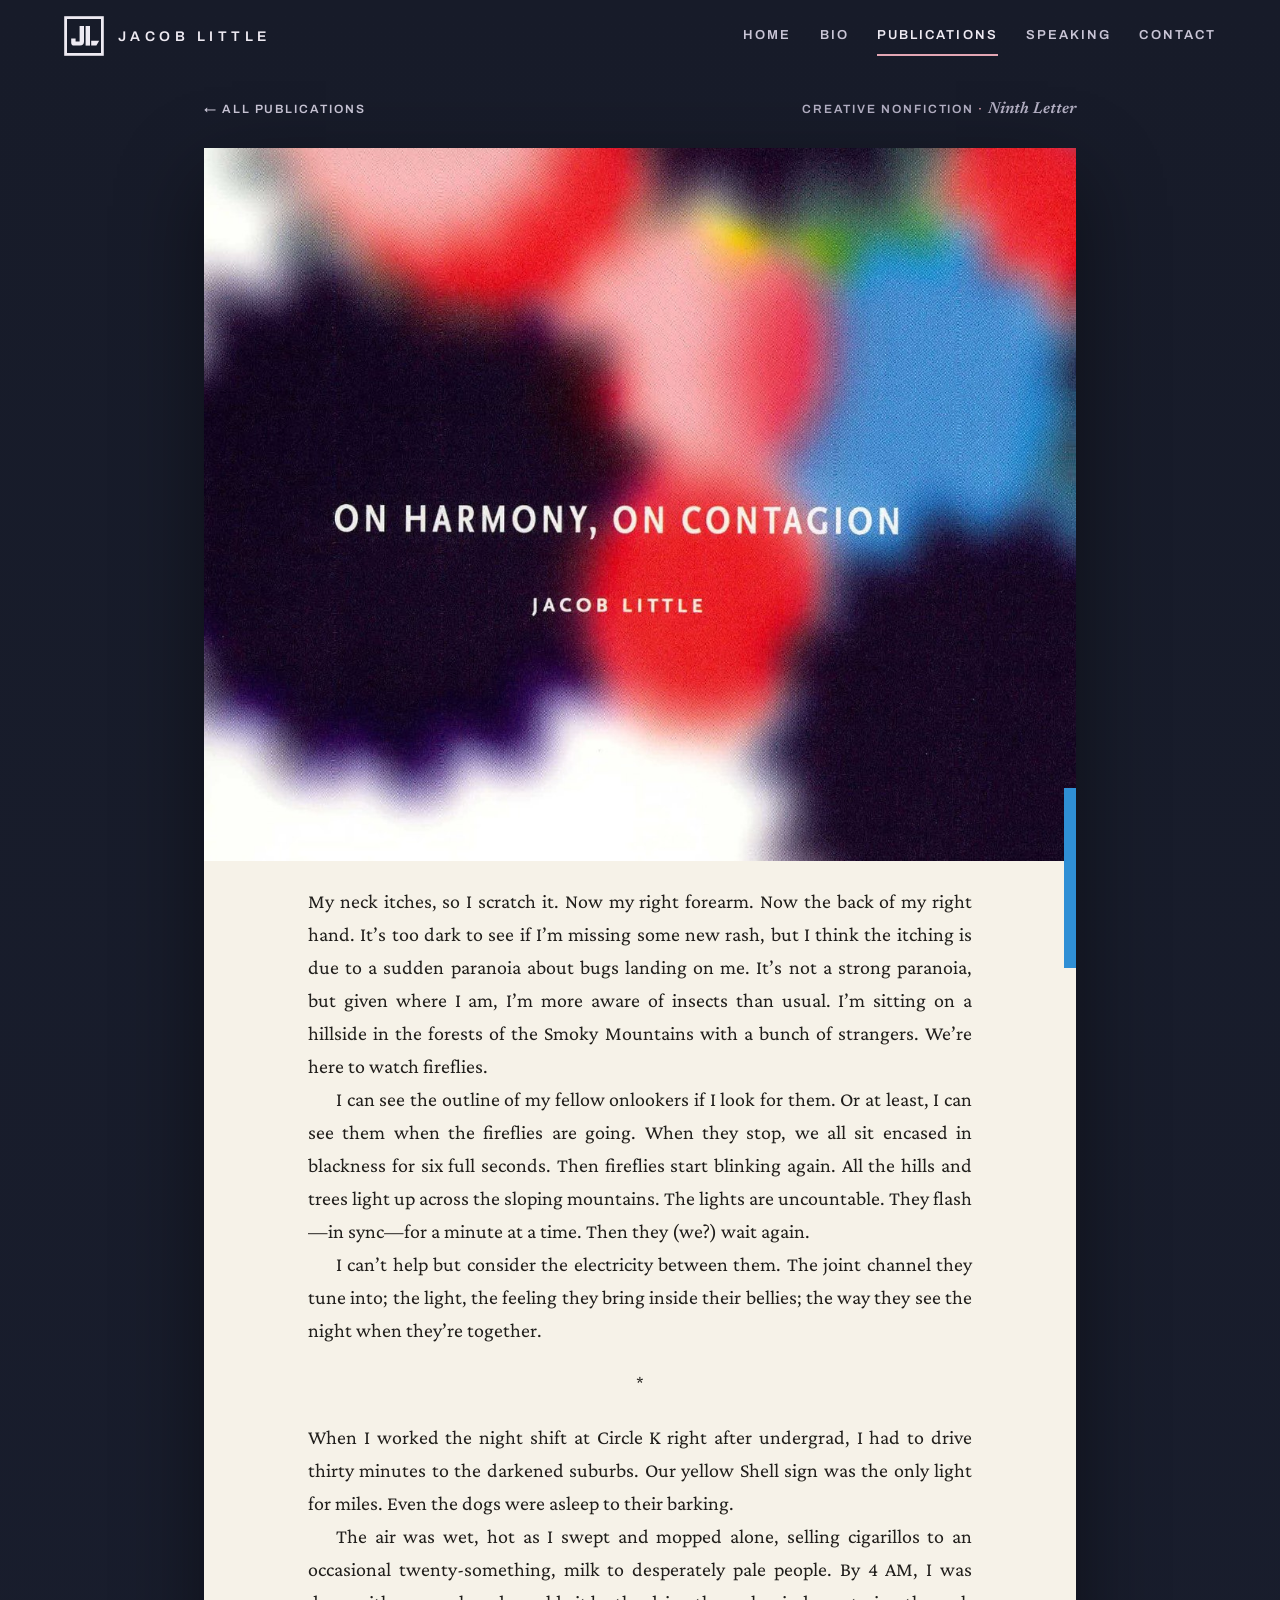
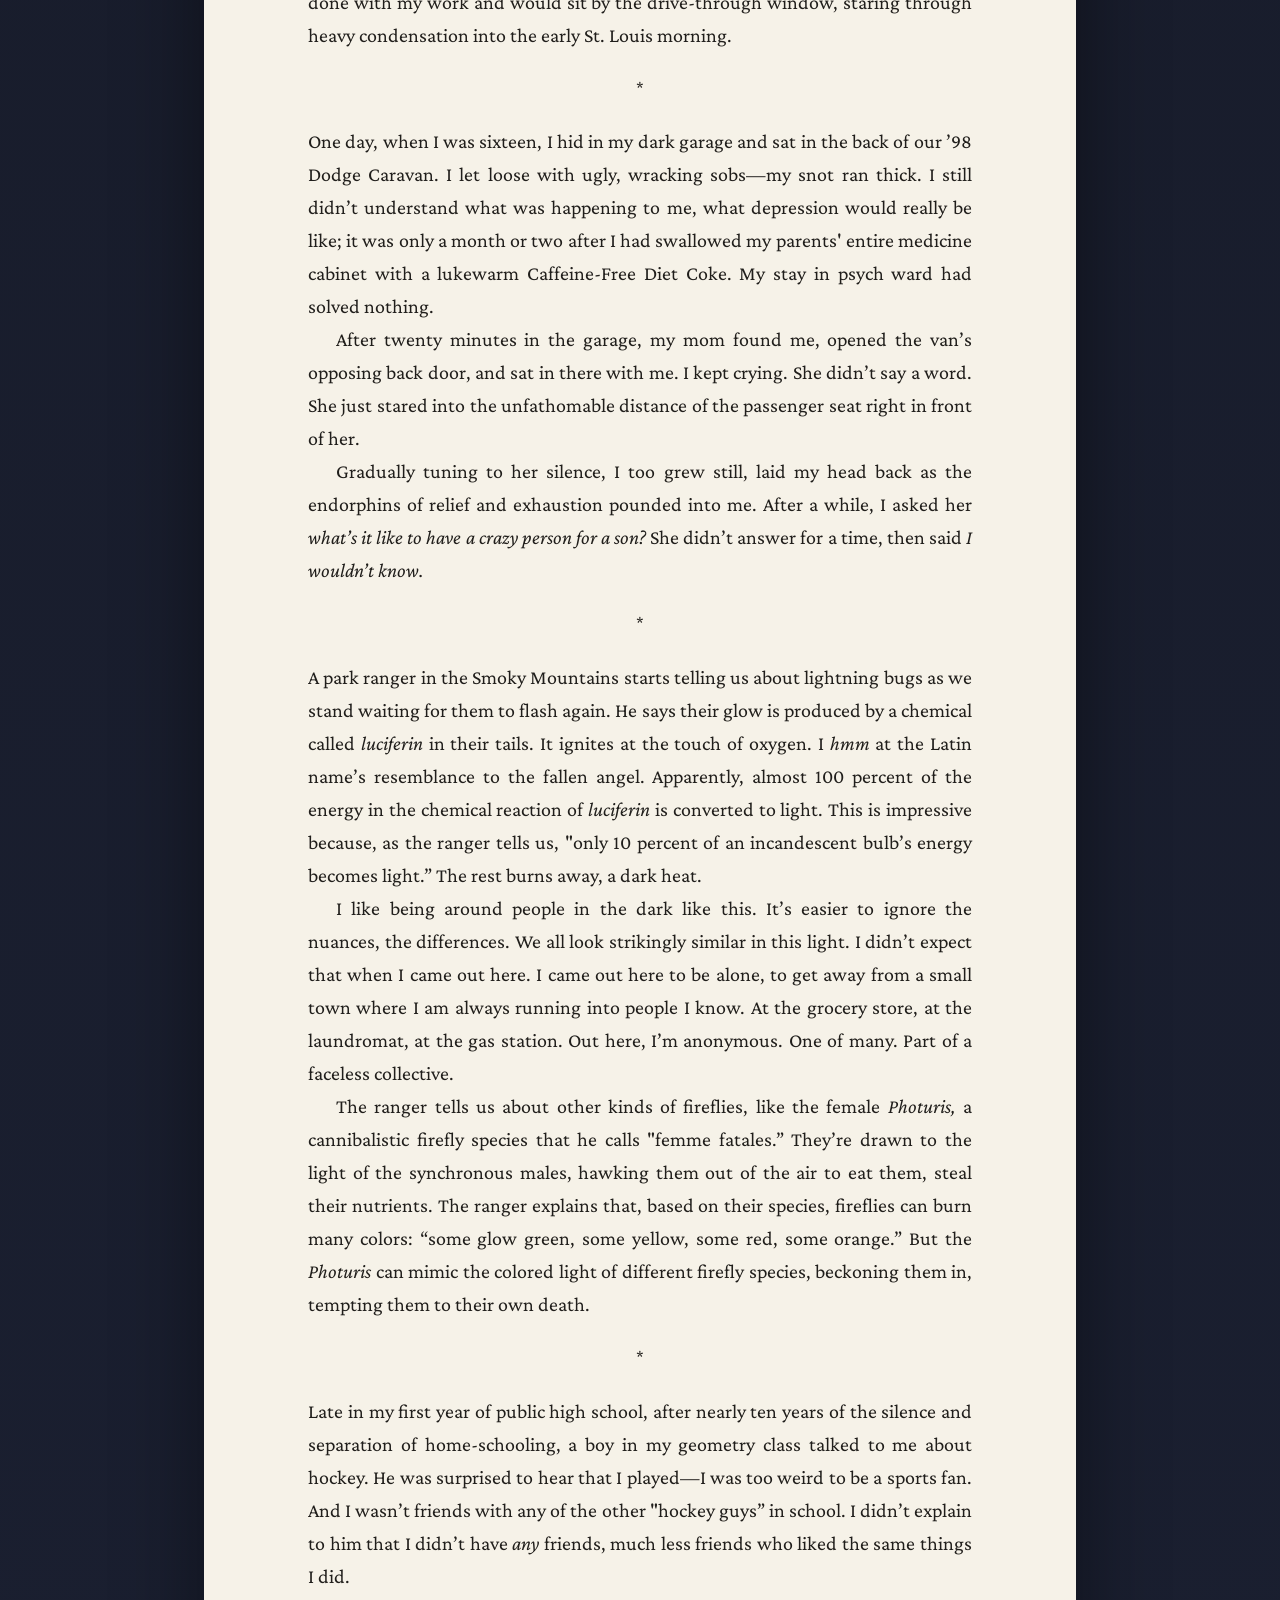
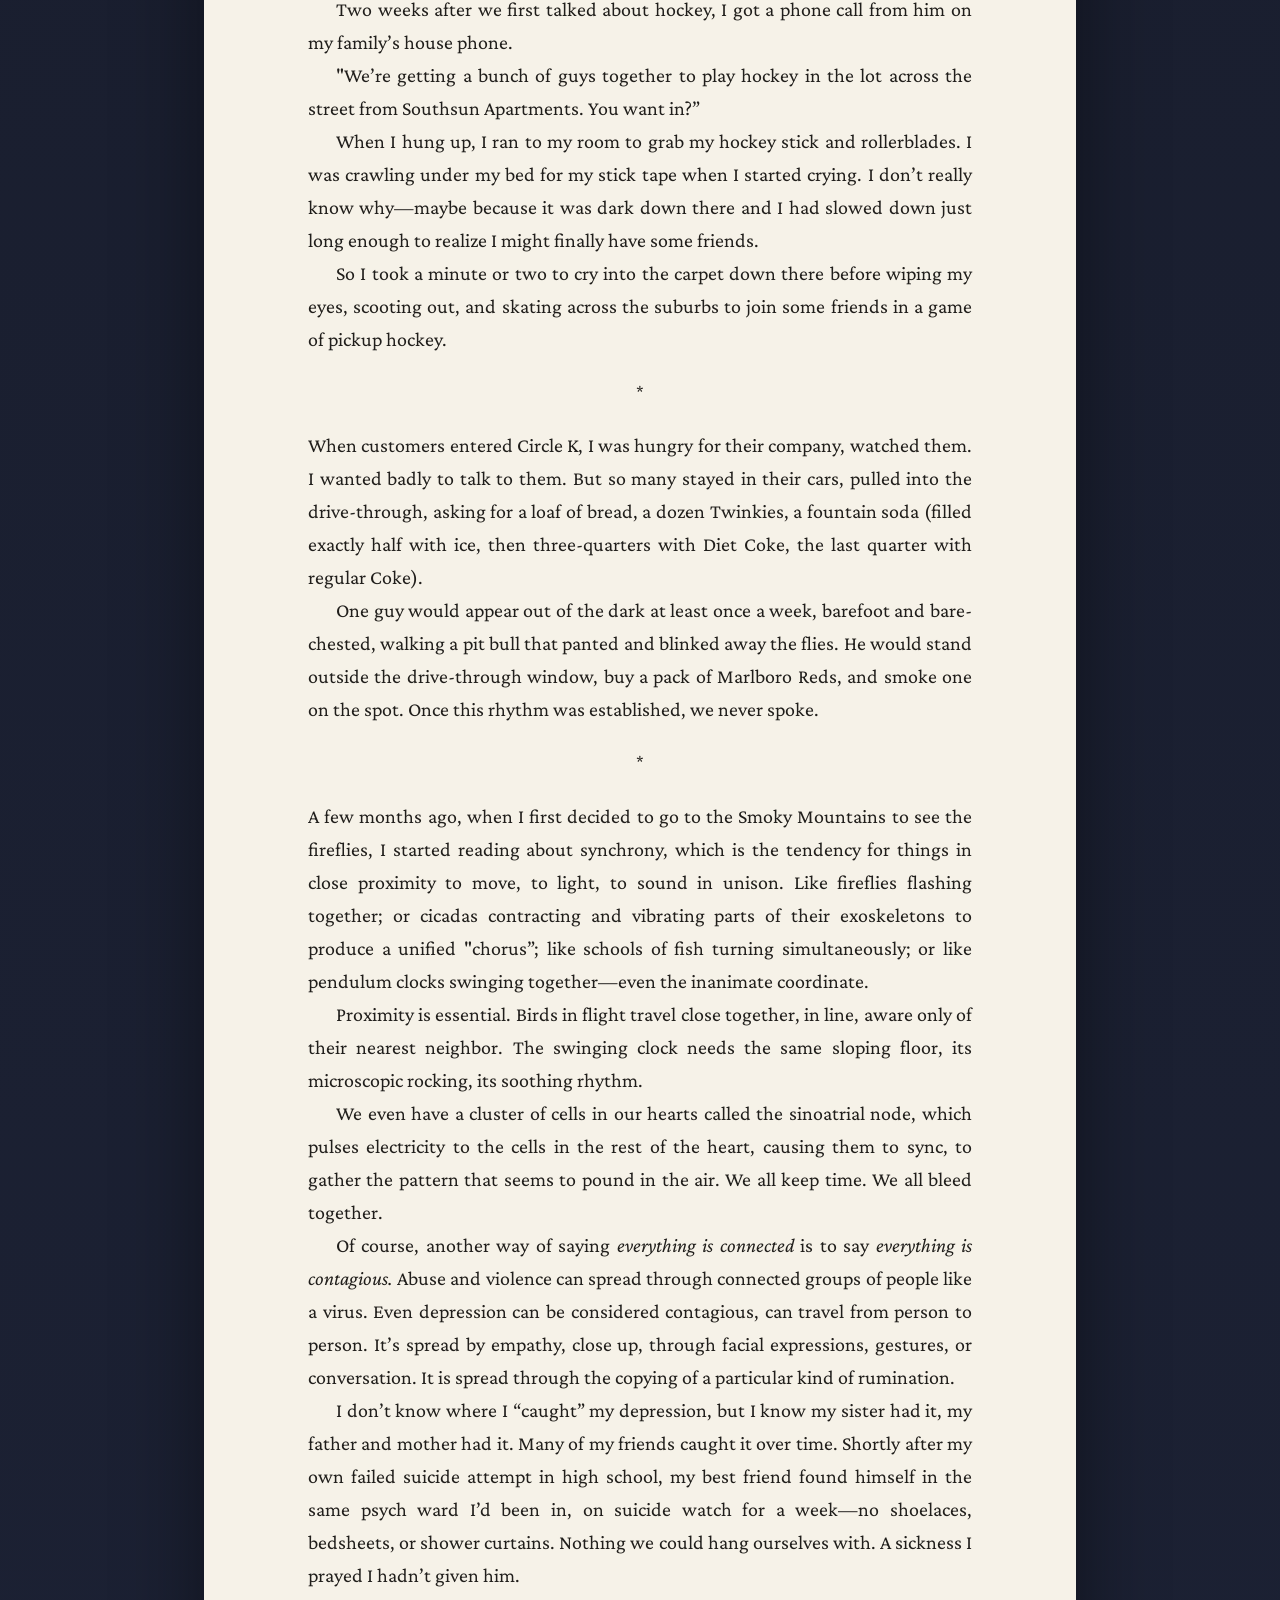
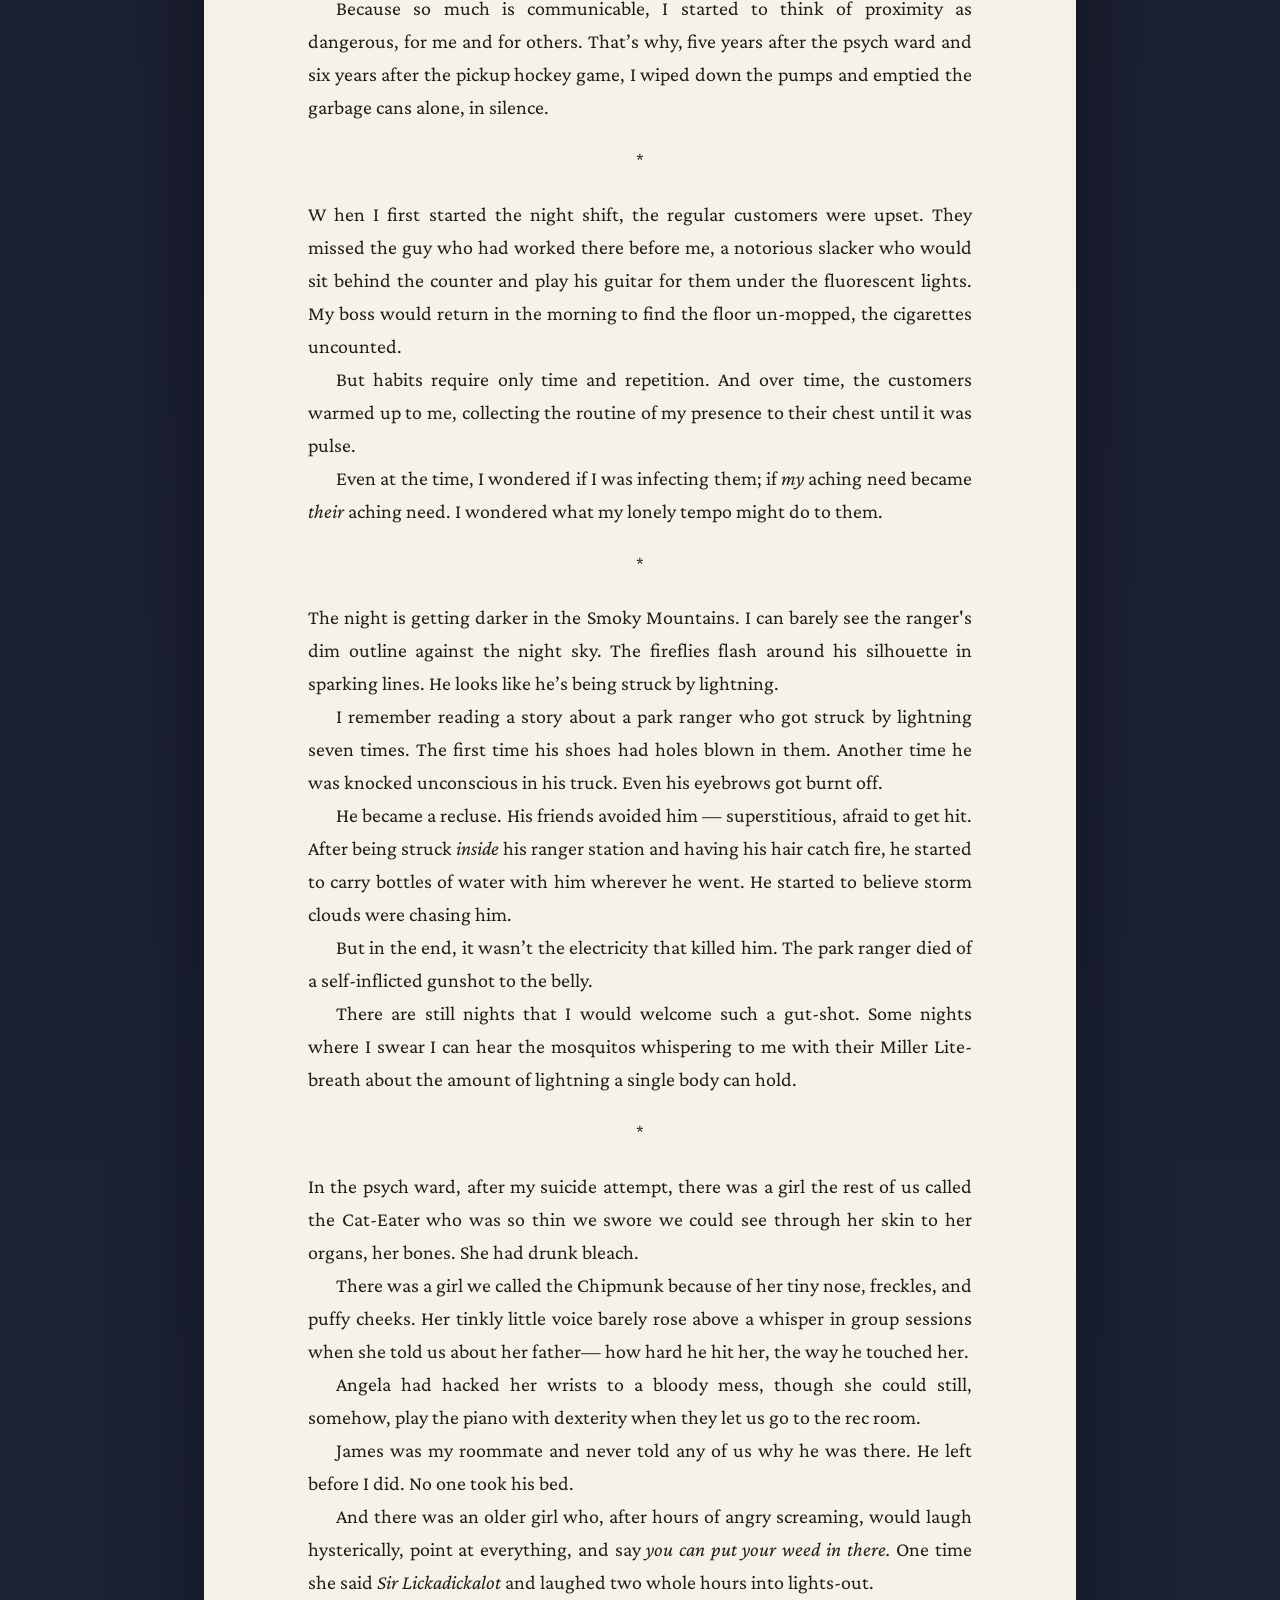
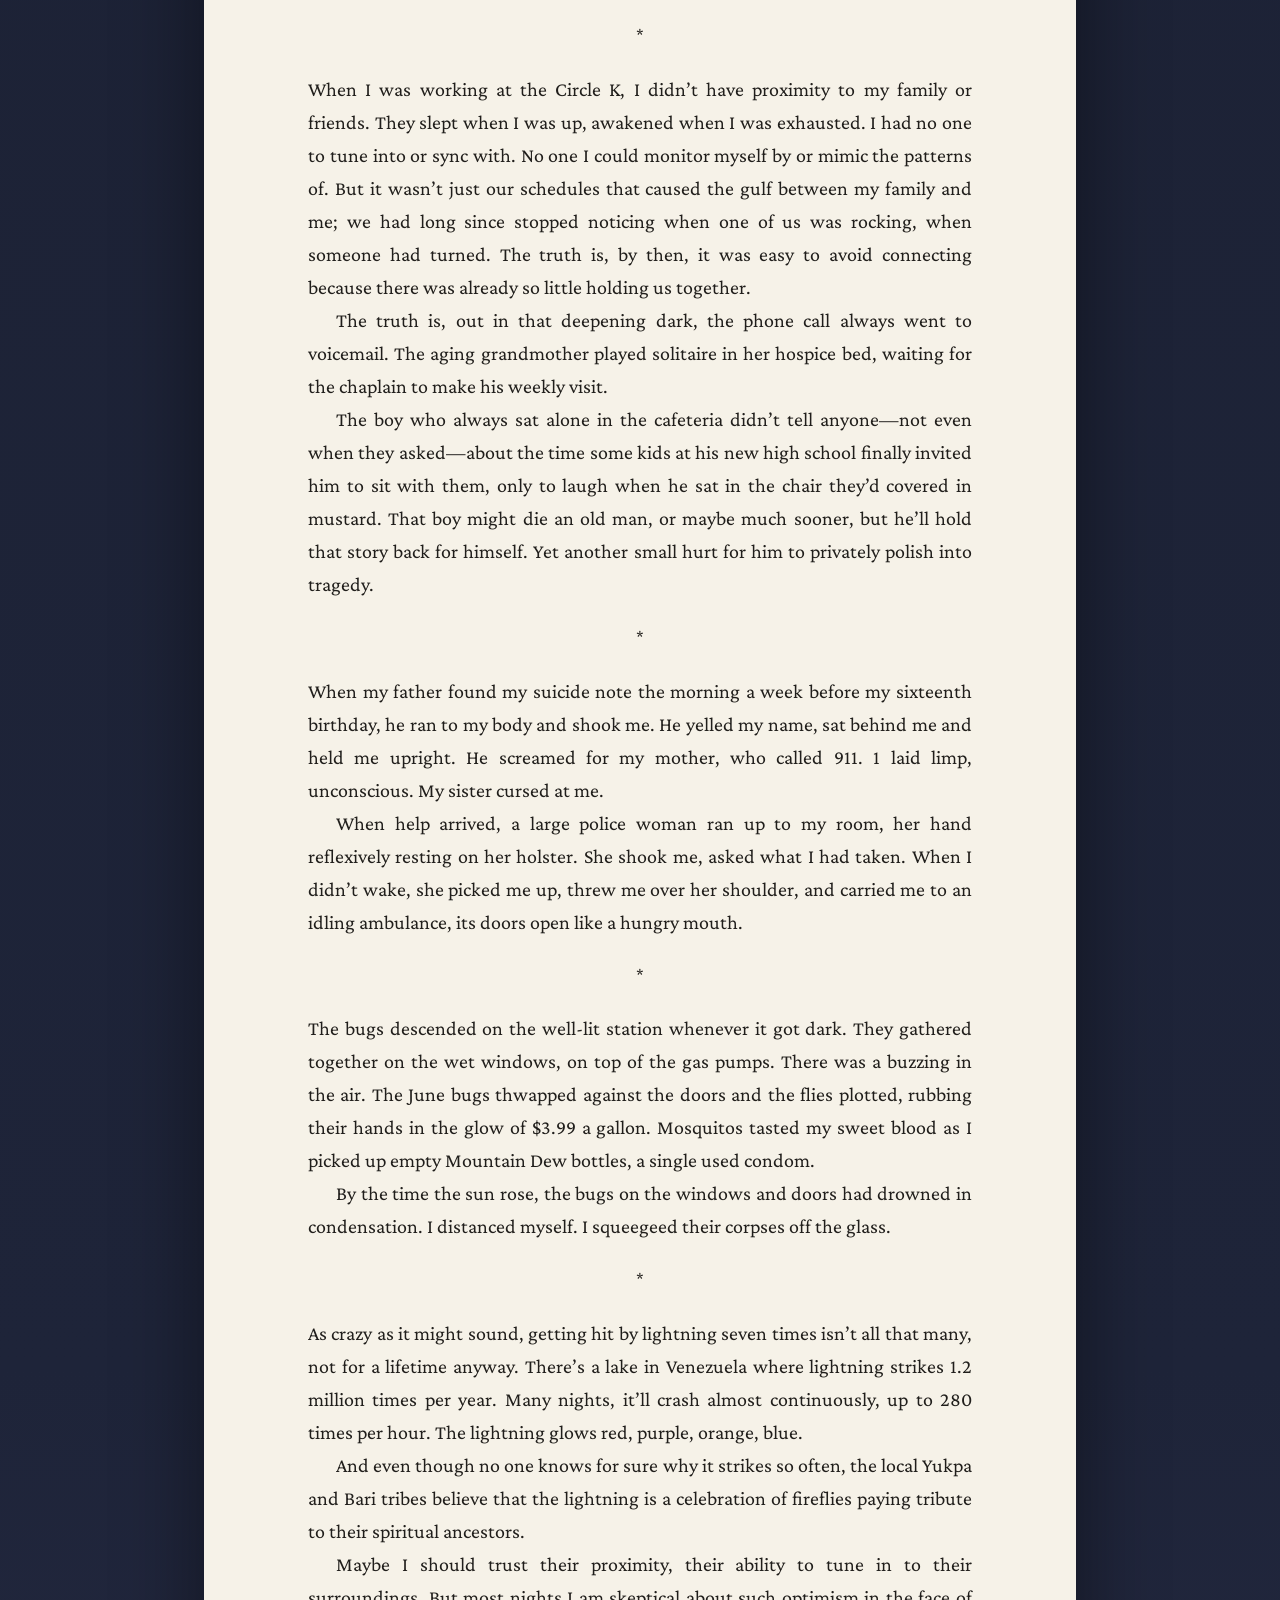
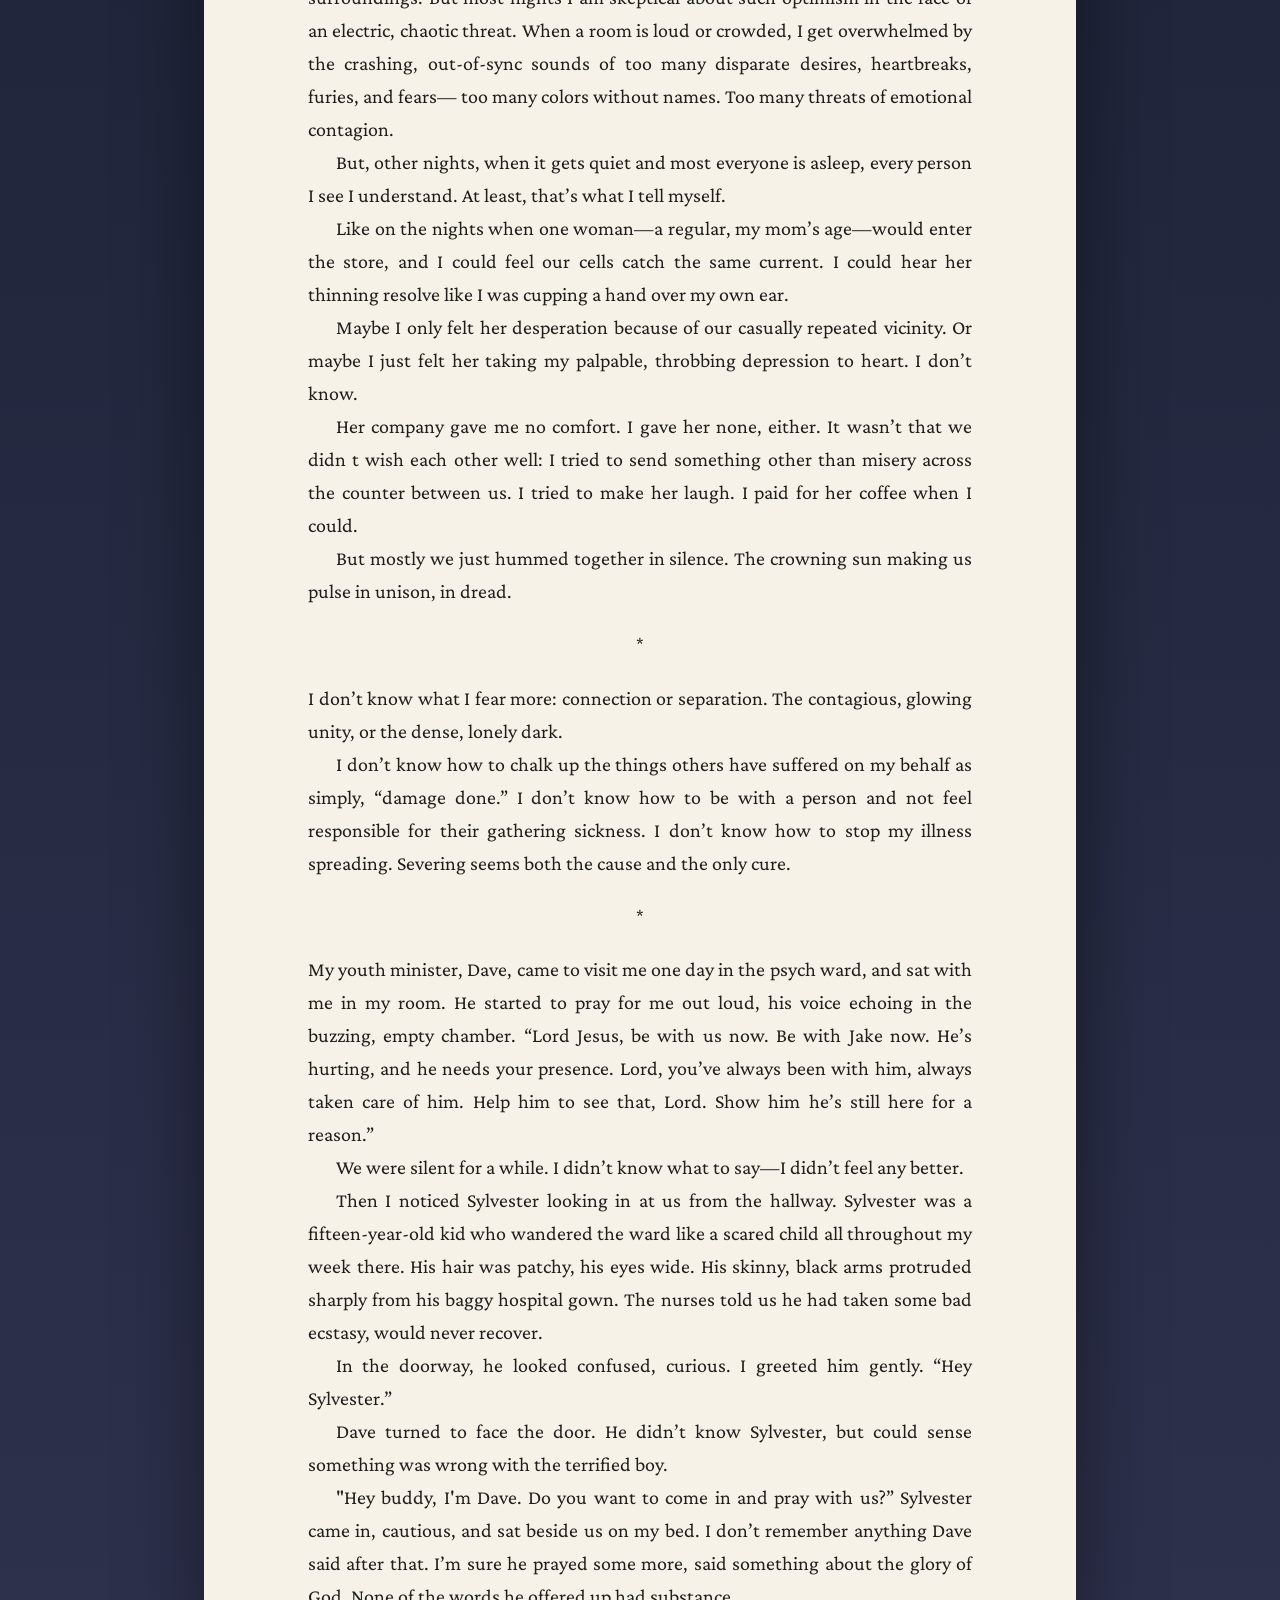
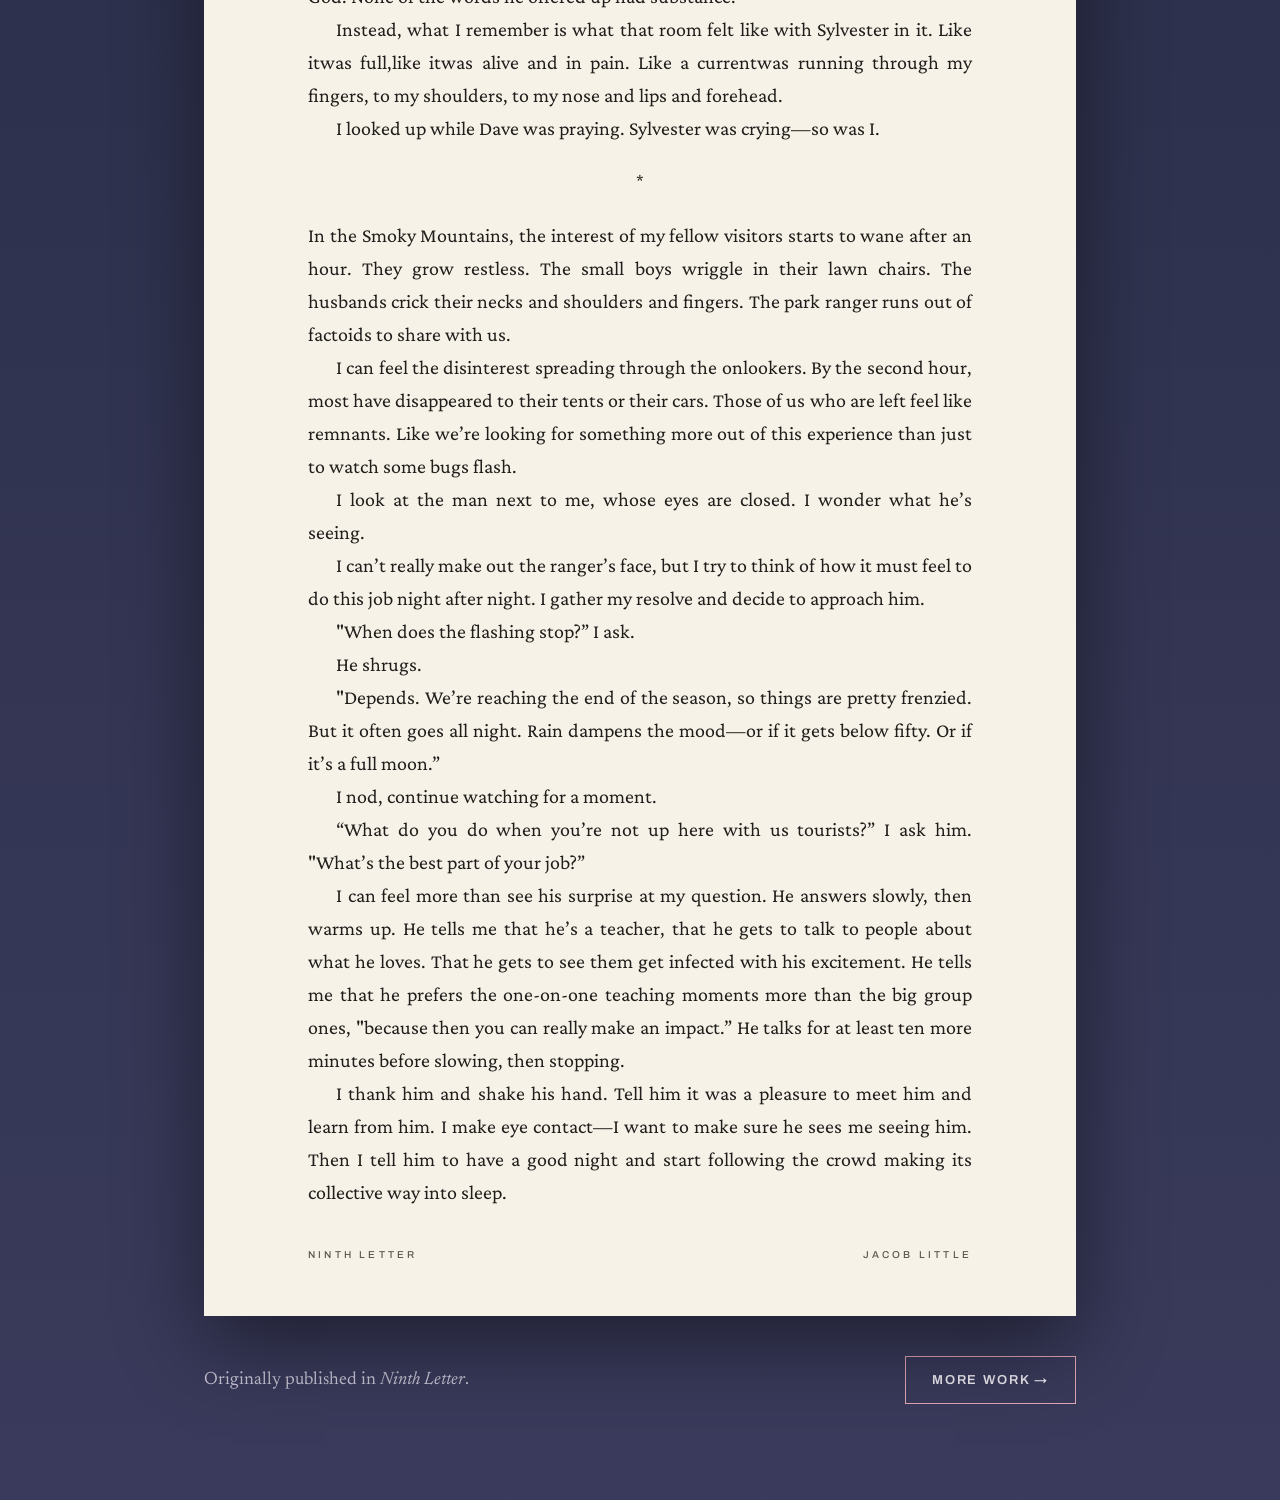
<file: on-harmony-on-contagion.html>
<!doctype html>
<html lang="en">
<head>
<meta charset="utf-8">
<meta name="viewport" content="width=device-width, initial-scale=1, viewport-fit=cover">
<title>On Harmony, On Contagion — Jacob Little</title>
<meta name="description" content="Read “On Harmony, On Contagion,” an essay by Jacob Little first published in Ninth Letter.">
<link rel="canonical" href="https://jacoblittle.net/on-harmony-on-contagion.html">
<meta property="og:type" content="website">
<meta property="og:title" content="On Harmony, On Contagion — Jacob Little">
<meta property="og:description" content="Read “On Harmony, On Contagion,” an essay by Jacob Little first published in Ninth Letter.">
<meta property="og:url" content="https://jacoblittle.net/on-harmony-on-contagion.html">
<meta property="og:image" content="https://jacoblittle.net/assets/img/og-image.jpg">
<meta name="twitter:card" content="summary_large_image">
<meta name="theme-color" content="#171B29">
<link rel="icon" href="/assets/img/favicon.svg" type="image/svg+xml">
<link rel="apple-touch-icon" href="/assets/img/apple-touch-icon.png">
<link rel="preconnect" href="https://fonts.googleapis.com">
<link rel="preconnect" href="https://fonts.gstatic.com" crossorigin>
<link rel="stylesheet" href="https://fonts.googleapis.com/css2?family=Newsreader:ital,opsz,wght@0,6..72,300;0,6..72,400;1,6..72,300;1,6..72,400&amp;family=Archivo:wght@500;600&amp;family=Crimson+Pro:ital,wght@0,400;1,400&amp;display=swap">
<link rel="stylesheet" href="/assets/css/site.css?v=8a08e8e7ce">
<script>document.documentElement.className += ' js';</script>
<script src="/assets/js/site.js?v=3b92a2d46c" defer></script>
<script type="application/ld+json">
{
 "@context": "https://schema.org",
 "@graph": [
  {
   "@type": "WebSite",
   "@id": "https://jacoblittle.net/#website",
   "url": "https://jacoblittle.net/",
   "name": "Jacob Little",
   "inLanguage": "en",
   "publisher": {
    "@id": "https://jacoblittle.net/#person"
   },
   "about": {
    "@id": "https://jacoblittle.net/#person"
   }
  },
  {
   "@type": "Article",
   "@id": "https://jacoblittle.net/on-harmony-on-contagion.html#work",
   "headline": "On Harmony, On Contagion",
   "author": {
    "@id": "https://jacoblittle.net/#person"
   },
   "genre": "Creative nonfiction",
   "inLanguage": "en",
   "isPartOf": {
    "@type": "Periodical",
    "name": "Ninth Letter"
   },
   "url": "https://jacoblittle.net/on-harmony-on-contagion.html",
   "mainEntityOfPage": {
    "@id": "https://jacoblittle.net/on-harmony-on-contagion.html#page"
   }
  },
  {
   "@type": "WebPage",
   "@id": "https://jacoblittle.net/on-harmony-on-contagion.html#page",
   "url": "https://jacoblittle.net/on-harmony-on-contagion.html",
   "isPartOf": {
    "@id": "https://jacoblittle.net/#website"
   },
   "inLanguage": "en",
   "name": "On Harmony, On Contagion — Jacob Little",
   "mainEntity": {
    "@id": "https://jacoblittle.net/on-harmony-on-contagion.html#work"
   }
  }
 ]
}
</script>
</head>
<body>
<a class="skip-link" href="#main">Skip to content</a>
<div class="page page--reading">
<header class="wrap site-header"><a class="brand" href="/" aria-label="Jacob Little, home"><svg viewBox="0 0 200 200" aria-hidden="true" focusable="false"><rect x="8" y="8" width="184" height="184" fill="none" stroke="#EEEAF2" stroke-width="14"></rect><path d="M78 50 H100 V128 Q100 148 80 148 H50 Q36 148 36 134 V112 H58 V128 H78 Z" fill="#EEEAF2"></path><rect x="108" y="50" width="22" height="98" fill="#EEEAF2"></rect><path d="M136 124 H176 L162 148 H136 Z" fill="#EEEAF2"></path></svg><span>Jacob Little</span></a><nav class="nav" aria-label="Main"><a href="/">Home</a><a href="/bio.html">Bio</a><a href="/publications.html" aria-current="page">Publications</a><a href="/speaking.html">Speaking</a><a href="/contact.html">Contact</a></nav></header>
<div class="wrap w-920 crumbs label"><a href="/publications.html">← All publications</a><span class="where">Creative Nonfiction <span class="dot" aria-hidden="true">·</span> <i>Ninth Letter</i></span></div>
<main id="main" class="wrap w-920 reading-main">
<article class="paper nl">
<h1 class="visually-hidden">On Harmony, On Contagion, by Jacob Little</h1>
<img src="/assets/img/harmony-title.jpg" width="1105" height="903" alt="Ninth Letter title page: blurred dots of crimson, pink, blue, and violet, like fireflies out of focus, behind the title On Harmony, On Contagion">
<div class="tab" aria-hidden="true"></div>
<div class="col">
<div class="text">
<p class="after-break">My neck itches, so I scratch it. Now my right forearm. Now the back of my right hand. It’s too dark to see if I’m missing some new rash, but I think the itching is due to a sudden paranoia about bugs landing on me. It’s not a strong paranoia, but given where I am, I’m more aware of insects than usual. I’m sitting on a hillside in the forests of the Smoky Mountains with a bunch of strangers. We’re here to watch fireflies.</p>
<p>I can see the outline of my fellow onlookers if I look for them. Or at least, I can see them when the fireflies are going. When they stop, we all sit encased in blackness for six full seconds. Then fireflies start blinking again. All the hills and trees light up across the sloping mountains. The lights are uncountable. They flash—in sync—for a minute at a time. Then they (we?) wait again.</p>
<p>I can’t help but consider the electricity between them. The joint channel they tune into; the light, the feeling they bring inside their bellies; the way they see the night when they’re together.</p>
<p class="star" aria-hidden="true">*</p>
<p class="after-break">When I worked the night shift at Circle K right after undergrad, I had to drive thirty minutes to the darkened suburbs. Our yellow Shell sign was the only light for miles. Even the dogs were asleep to their barking.</p>
<p>The air was wet, hot as I swept and mopped alone, selling cigarillos to an occasional twenty-something, milk to desperately pale people. By 4 AM, I was done with my work and would sit by the drive-through window, staring through heavy condensation into the early St. Louis morning.</p>
<p class="star" aria-hidden="true">*</p>
<p class="after-break">One day, when I was sixteen, I hid in my dark garage and sat in the back of our ’98 Dodge Caravan. I let loose with ugly, wracking sobs—my snot ran thick. I still didn’t understand what was happening to me, what depression would really be like; it was only a month or two after I had swallowed my parents&#x27; entire medicine cabinet with a lukewarm Caffeine-Free Diet Coke. My stay in psych ward had solved nothing.</p>
<p>After twenty minutes in the garage, my mom found me, opened the van’s opposing back door, and sat in there with me. I kept crying. She didn’t say a word. She just stared into the unfathomable distance of the passenger seat right in front of her.</p>
<p>Gradually tuning to her silence, I too grew still, laid my head back as the endorphins of relief and exhaustion pounded into me. After a while, I asked her <i>what’s it like to have a crazy person for a son?</i> She didn’t answer for a time, then said <i>I wouldn’t know.</i></p>
<p class="star" aria-hidden="true">*</p>
<p class="after-break">A park ranger in the Smoky Mountains starts telling us about lightning bugs as we stand waiting for them to flash again. He says their glow is produced by a chemical called <i>luciferin</i> in their tails. It ignites at the touch of oxygen. I <i>hmm</i> at the Latin name’s resemblance to the fallen angel. Apparently, almost 100 percent of the energy in the chemical reaction of <i>luciferin</i> is converted to light. This is impressive because, as the ranger tells us, &quot;only 10 percent of an incandescent bulb’s energy becomes light.” The rest burns away, a dark heat.</p>
<p>I like being around people in the dark like this. It’s easier to ignore the nuances, the differences. We all look strikingly similar in this light. I didn’t expect that when I came out here. I came out here to be alone, to get away from a small town where I am always running into people I know. At the grocery store, at the laundromat, at the gas station. Out here, I’m anonymous. One of many. Part of a faceless collective.</p>
<p>The ranger tells us about other kinds of fireflies, like the female <i>Photuris,</i> a cannibalistic firefly species that he calls &quot;femme fatales.” They’re drawn to the light of the synchronous males, hawking them out of the air to eat them, steal their nutrients. The ranger explains that, based on their species, fireflies can burn many colors: “some glow green, some yellow, some red, some orange.” But the <i>Photuris</i> can mimic the colored light of different firefly species, beckoning them in, tempting them to their own death.</p>
<p class="star" aria-hidden="true">*</p>
<p class="after-break">Late in my first year of public high school, after nearly ten years of the silence and separation of home-schooling, a boy in my geometry class talked to me about hockey. He was surprised to hear that I played—I was too weird to be a sports fan. And I wasn’t friends with any of the other &quot;hockey guys” in school. I didn’t explain to him that I didn’t have <i>any</i> friends, much less friends who liked the same things I did.</p>
<p>Two weeks after we first talked about hockey, I got a phone call from him on my family’s house phone.</p>
<p>&quot;We’re getting a bunch of guys together to play hockey in the lot across the street from Southsun Apartments. You want in?”</p>
<p>When I hung up, I ran to my room to grab my hockey stick and rollerblades. I was crawling under my bed for my stick tape when I started crying. I don’t really know why—maybe because it was dark down there and I had slowed down just long enough to realize I might finally have some friends.</p>
<p>So I took a minute or two to cry into the carpet down there before wiping my eyes, scooting out, and skating across the suburbs to join some friends in a game of pickup hockey.</p>
<p class="star" aria-hidden="true">*</p>
<p class="after-break">When customers entered Circle K, I was hungry for their company, watched them. I wanted badly to talk to them. But so many stayed in their cars, pulled into the drive-through, asking for a loaf of bread, a dozen Twinkies, a fountain soda (filled exactly half with ice, then three-quarters with Diet Coke, the last quarter with regular Coke).</p>
<p>One guy would appear out of the dark at least once a week, barefoot and bare-chested, walking a pit bull that panted and blinked away the flies. He would stand outside the drive-through window, buy a pack of Marlboro Reds, and smoke one on the spot. Once this rhythm was established, we never spoke.</p>
<p class="star" aria-hidden="true">*</p>
<p class="after-break">A few months ago, when I first decided to go to the Smoky Mountains to see the fireflies, I started reading about synchrony, which is the tendency for things in close proximity to move, to light, to sound in unison. Like fireflies flashing together; or cicadas contracting and vibrating parts of their exoskeletons to produce a unified &quot;chorus”; like schools of fish turning simultaneously; or like pendulum clocks swinging together—even the inanimate coordinate.</p>
<p>Proximity is essential. Birds in flight travel close together, in line, aware only of their nearest neighbor. The swinging clock needs the same sloping floor, its microscopic rocking, its soothing rhythm.</p>
<p>We even have a cluster of cells in our hearts called the sinoatrial node, which pulses electricity to the cells in the rest of the heart, causing them to sync, to gather the pattern that seems to pound in the air. We all keep time. We all bleed together.</p>
<p>Of course, another way of saying <i>everything is connected</i> is to say <i>everything is contagious.</i> Abuse and violence can spread through connected groups of people like a virus. Even depression can be considered contagious, can travel from person to person. It’s spread by empathy, close up, through facial expressions, gestures, or conversation. It is spread through the copying of a particular kind of rumination.</p>
<p>I don’t know where I “caught” my depression, but I know my sister had it, my father and mother had it. Many of my friends caught it over time. Shortly after my own failed suicide attempt in high school, my best friend found himself in the same psych ward I’d been in, on suicide watch for a week—no shoelaces, bedsheets, or shower curtains. Nothing we could hang ourselves with. A sickness I prayed I hadn’t given him.</p>
<p>Because so much is communicable, I started to think of proximity as dangerous, for me and for others. That’s why, five years after the psych ward and six years after the pickup hockey game, I wiped down the pumps and emptied the garbage cans alone, in silence.</p>
<p class="star" aria-hidden="true">*</p>
<p class="after-break">W hen I first started the night shift, the regular customers were upset. They missed the guy who had worked there before me, a notorious slacker who would sit behind the counter and play his guitar for them under the fluorescent lights. My boss would return in the morning to find the floor un-mopped, the cigarettes uncounted.</p>
<p>But habits require only time and repetition. And over time, the customers warmed up to me, collecting the routine of my presence to their chest until it was pulse.</p>
<p>Even at the time, I wondered if I was infecting them; if <i>my</i> aching need became <i>their</i> aching need. I wondered what my lonely tempo might do to them.</p>
<p class="star" aria-hidden="true">*</p>
<p class="after-break">The night is getting darker in the Smoky Mountains. I can barely see the ranger&#x27;s dim outline against the night sky. The fireflies flash around his silhouette in sparking lines. He looks like he’s being struck by lightning.</p>
<p>I remember reading a story about a park ranger who got struck by lightning seven times. The first time his shoes had holes blown in them. Another time he was knocked unconscious in his truck. Even his eyebrows got burnt off.</p>
<p>He became a recluse. His friends avoided him — superstitious, afraid to get hit. After being struck <i>inside</i> his ranger station and having his hair catch fire, he started to carry bottles of water with him wherever he went. He started to believe storm clouds were chasing him.</p>
<p>But in the end, it wasn’t the electricity that killed him. The park ranger died of a self-inflicted gunshot to the belly.</p>
<p>There are still nights that I would welcome such a gut-shot. Some nights where I swear I can hear the mosquitos whispering to me with their Miller Lite-breath about the amount of lightning a single body can hold.</p>
<p class="star" aria-hidden="true">*</p>
<p class="after-break">In the psych ward, after my suicide attempt, there was a girl the rest of us called the Cat-Eater who was so thin we swore we could see through her skin to her organs, her bones. She had drunk bleach.</p>
<p>There was a girl we called the Chipmunk because of her tiny nose, freckles, and puffy cheeks. Her tinkly little voice barely rose above a whisper in group sessions when she told us about her father— how hard he hit her, the way he touched her.</p>
<p>Angela had hacked her wrists to a bloody mess, though she could still, somehow, play the piano with dexterity when they let us go to the rec room.</p>
<p>James was my roommate and never told any of us why he was there. He left before I did. No one took his bed.</p>
<p>And there was an older girl who, after hours of angry screaming, would laugh hysterically, point at everything, and say <i>you can put your</i> <i>weed in there.</i> One time she said <i>Sir Lickadickalot</i> and laughed two whole hours into lights-out.</p>
<p class="star" aria-hidden="true">*</p>
<p class="after-break">When I was working at the Circle K, I didn’t have proximity to my family or friends. They slept when I was up, awakened when I was exhausted. I had no one to tune into or sync with. No one I could monitor myself by or mimic the patterns of. But it wasn’t just our schedules that caused the gulf between my family and me; we had long since stopped noticing when one of us was rocking, when someone had turned. The truth is, by then, it was easy to avoid connecting because there was already so little holding us together.</p>
<p>The truth is, out in that deepening dark, the phone call always went to voicemail. The aging grandmother played solitaire in her hospice bed, waiting for the chaplain to make his weekly visit.</p>
<p>The boy who always sat alone in the cafeteria didn’t tell anyone—not even when they asked—about the time some kids at his new high school finally invited him to sit with them, only to laugh when he sat in the chair they’d covered in mustard. That boy might die an old man, or maybe much sooner, but he’ll hold that story back for himself. Yet another small hurt for him to privately polish into tragedy.</p>
<p class="star" aria-hidden="true">*</p>
<p class="after-break">When my father found my suicide note the morning a week before my sixteenth birthday, he ran to my body and shook me. He yelled my name, sat behind me and held me upright. He screamed for my mother, who called 911. 1 laid limp, unconscious. My sister cursed at me.</p>
<p>When help arrived, a large police woman ran up to my room, her hand reflexively resting on her holster. She shook me, asked what I had taken. When I didn’t wake, she picked me up, threw me over her shoulder, and carried me to an idling ambulance, its doors open like a hungry mouth.</p>
<p class="star" aria-hidden="true">*</p>
<p class="after-break">The bugs descended on the well-lit station whenever it got dark. They gathered together on the wet windows, on top of the gas pumps. There was a buzzing in the air. The June bugs thwapped against the doors and the flies plotted, rubbing their hands in the glow of $3.99 a gallon. Mosquitos tasted my sweet blood as I picked up empty Mountain Dew bottles, a single used condom.</p>
<p>By the time the sun rose, the bugs on the windows and doors had drowned in condensation. I distanced myself. I squeegeed their corpses off the glass.</p>
<p class="star" aria-hidden="true">*</p>
<p class="after-break">As crazy as it might sound, getting hit by lightning seven times isn’t all that many, not for a lifetime anyway. There’s a lake in Venezuela where lightning strikes 1.2 million times per year. Many nights, it’ll crash almost continuously, up to 280 times per hour. The lightning glows red, purple, orange, blue.</p>
<p>And even though no one knows for sure why it strikes so often, the local Yukpa and Bari tribes believe that the lightning is a celebration of fireflies paying tribute to their spiritual ancestors.</p>
<p>Maybe I should trust their proximity, their ability to tune in to their surroundings. But most nights I am skeptical about such optimism in the face of an electric, chaotic threat. When a room is loud or crowded, I get overwhelmed by the crashing, out-of-sync sounds of too many disparate desires, heartbreaks, furies, and fears— too many colors without names. Too many threats of emotional contagion.</p>
<p>But, other nights, when it gets quiet and most everyone is asleep, every person I see I understand. At least, that’s what I tell myself.</p>
<p>Like on the nights when one woman—a regular, my mom’s age—would enter the store, and I could feel our cells catch the same current. I could hear her thinning resolve like I was cupping a hand over my own ear.</p>
<p>Maybe I only felt her desperation because of our casually repeated vicinity. Or maybe I just felt her taking my palpable, throbbing depression to heart. I don’t know.</p>
<p>Her company gave me no comfort. I gave her none, either. It wasn’t that we didn t wish each other well: I tried to send something other than misery across the counter between us. I tried to make her laugh. I paid for her coffee when I could.</p>
<p>But mostly we just hummed together in silence. The crowning sun making us pulse in unison, in dread.</p>
<p class="star" aria-hidden="true">*</p>
<p class="after-break">I don’t know what I fear more: connection or separation. The contagious, glowing unity, or the dense, lonely dark.</p>
<p>I don’t know how to chalk up the things others have suffered on my behalf as simply, “damage done.” I don’t know how to be with a person and not feel responsible for their gathering sickness. I don’t know how to stop my illness spreading. Severing seems both the cause and the only cure.</p>
<p class="star" aria-hidden="true">*</p>
<p class="after-break">My youth minister, Dave, came to visit me one day in the psych ward, and sat with me in my room. He started to pray for me out loud, his voice echoing in the buzzing, empty chamber. “Lord Jesus, be with us now. Be with Jake now. He’s hurting, and he needs your presence. Lord, you’ve always been with him, always taken care of him. Help him to see that, Lord. Show him he’s still here for a reason.”</p>
<p>We were silent for a while. I didn’t know what to say—I didn’t feel any better.</p>
<p>Then I noticed Sylvester looking in at us from the hallway. Sylvester was a fifteen-year-old kid who wandered the ward like a scared child all throughout my week there. His hair was patchy, his eyes wide. His skinny, black arms protruded sharply from his baggy hospital gown. The nurses told us he had taken some bad ecstasy, would never recover.</p>
<p>In the doorway, he looked confused, curious. I greeted him gently. “Hey Sylvester.”</p>
<p>Dave turned to face the door. He didn’t know Sylvester, but could sense something was wrong with the terrified boy.</p>
<p>&quot;Hey buddy, I&#x27;m Dave. Do you want to come in and pray with us?” Sylvester came in, cautious, and sat beside us on my bed. I don’t remember anything Dave said after that. I’m sure he prayed some more, said something about the glory of God. None of the words he offered up had substance.</p>
<p>Instead, what I remember is what that room felt like with Sylvester in it. Like itwas full,like itwas alive and in pain. Like a currentwas running through my fingers, to my shoulders, to my nose and lips and forehead.</p>
<p>I looked up while Dave was praying. Sylvester was crying—so was I.</p>
<p class="star" aria-hidden="true">*</p>
<p class="after-break">In the Smoky Mountains, the interest of my fellow visitors starts to wane after an hour. They grow restless. The small boys wriggle in their lawn chairs. The husbands crick their necks and shoulders and fingers. The park ranger runs out of factoids to share with us.</p>
<p>I can feel the disinterest spreading through the onlookers. By the second hour, most have disappeared to their tents or their cars. Those of us who are left feel like remnants. Like we’re looking for something more out of this experience than just to watch some bugs flash.</p>
<p>I look at the man next to me, whose eyes are closed. I wonder what he’s seeing.</p>
<p>I can’t really make out the ranger’s face, but I try to think of how it must feel to do this job night after night. I gather my resolve and decide to approach him.</p>
<p>&quot;When does the flashing stop?” I ask.</p>
<p>He shrugs.</p>
<p>&quot;Depends. We’re reaching the end of the season, so things are pretty frenzied. But it often goes all night. Rain dampens the mood—or if it gets below fifty. Or if it’s a full moon.”</p>
<p>I nod, continue watching for a moment.</p>
<p>“What do you do when you’re not up here with us tourists?” I ask him. &quot;What’s the best part of your job?”</p>
<p>I can feel more than see his surprise at my question. He answers slowly, then warms up. He tells me that he’s a teacher, that he gets to talk to people about what he loves. That he gets to see them get infected with his excitement. He tells me that he prefers the one-on-one teaching moments more than the big group ones, &quot;because then you can really make an impact.” He talks for at least ten more minutes before slowing, then stopping.</p>
<p>I thank him and shake his hand. Tell him it was a pleasure to meet him and learn from him. I make eye contact—I want to make sure he sees me seeing him. Then I tell him to have a good night and start following the crowd making its collective way into sleep.</p>
</div>
<p class="run"><span>Ninth Letter</span><span>Jacob Little</span></p>
</div>
</article>
<div class="after"><p>Originally published in <i>Ninth Letter</i>.</p><a class="btn" href="/publications.html">More work →</a></div>
</main>
</div>
</body>
</html>
</file>
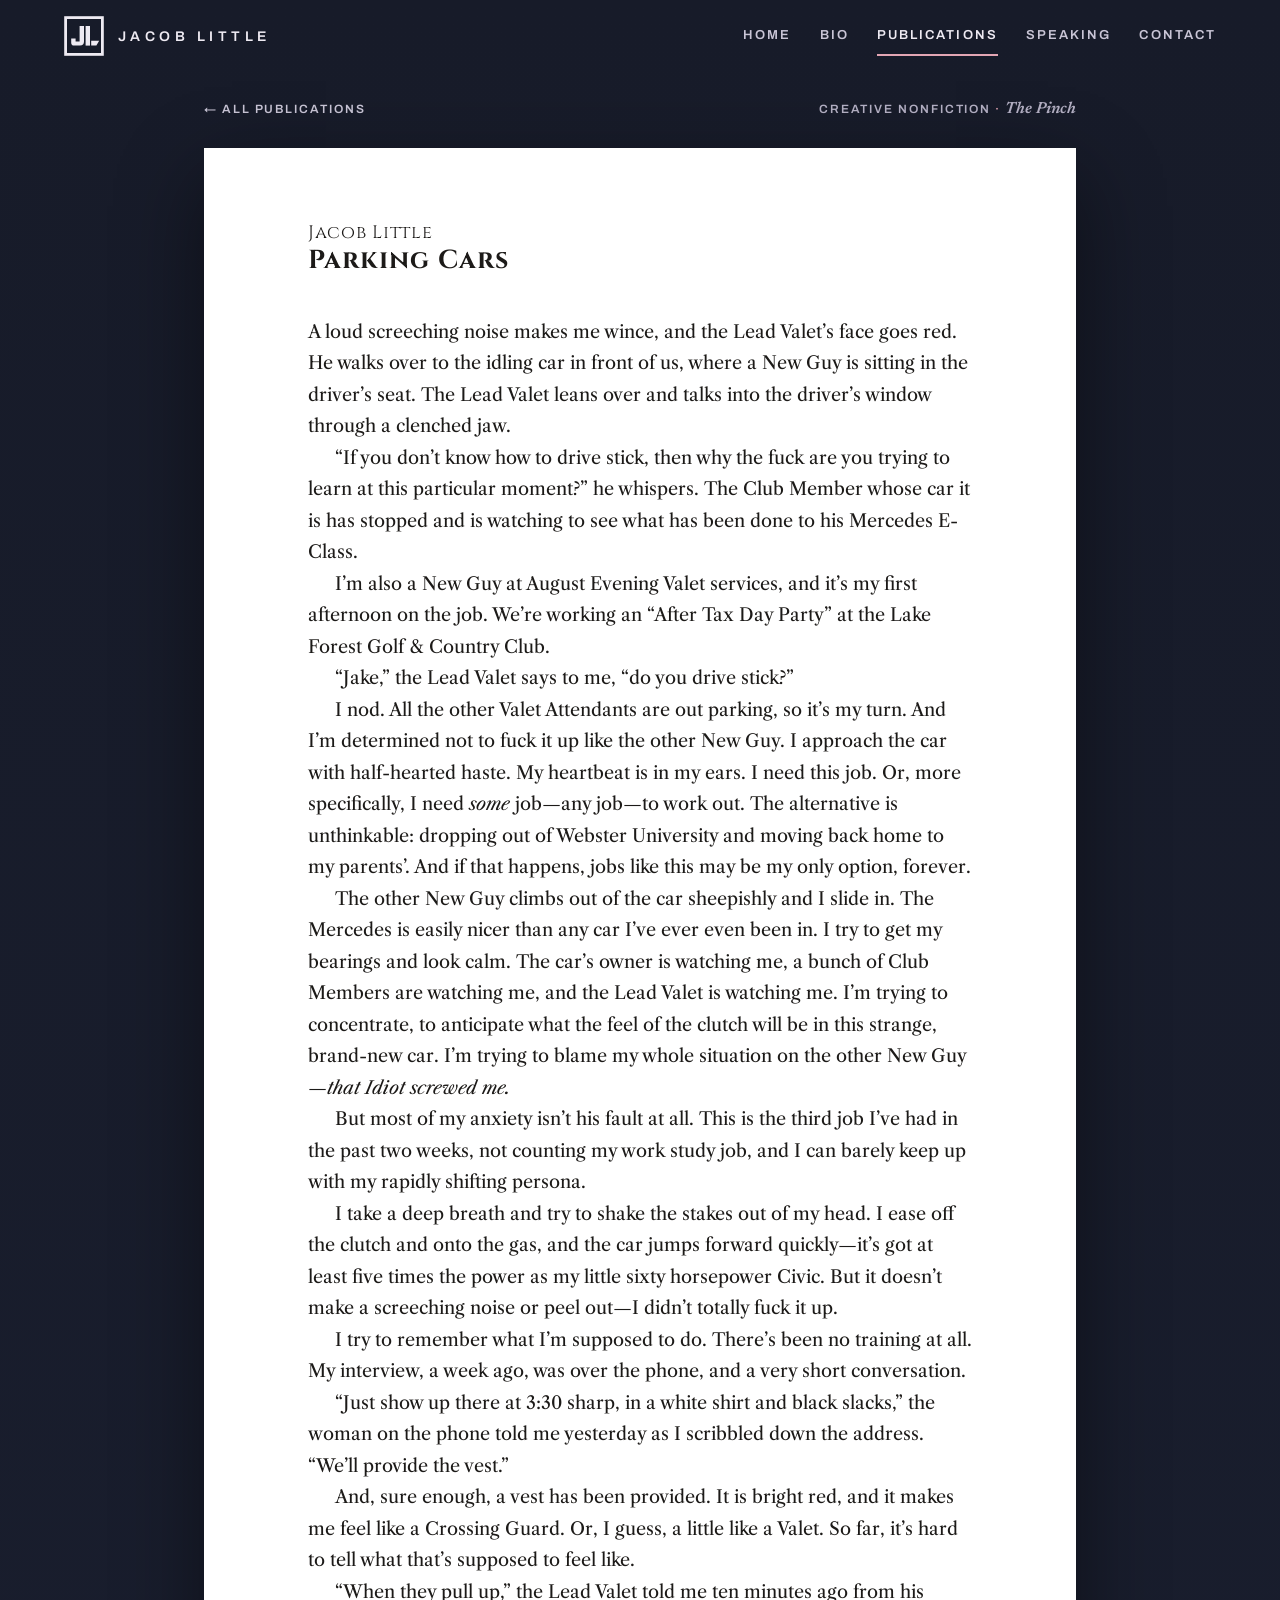
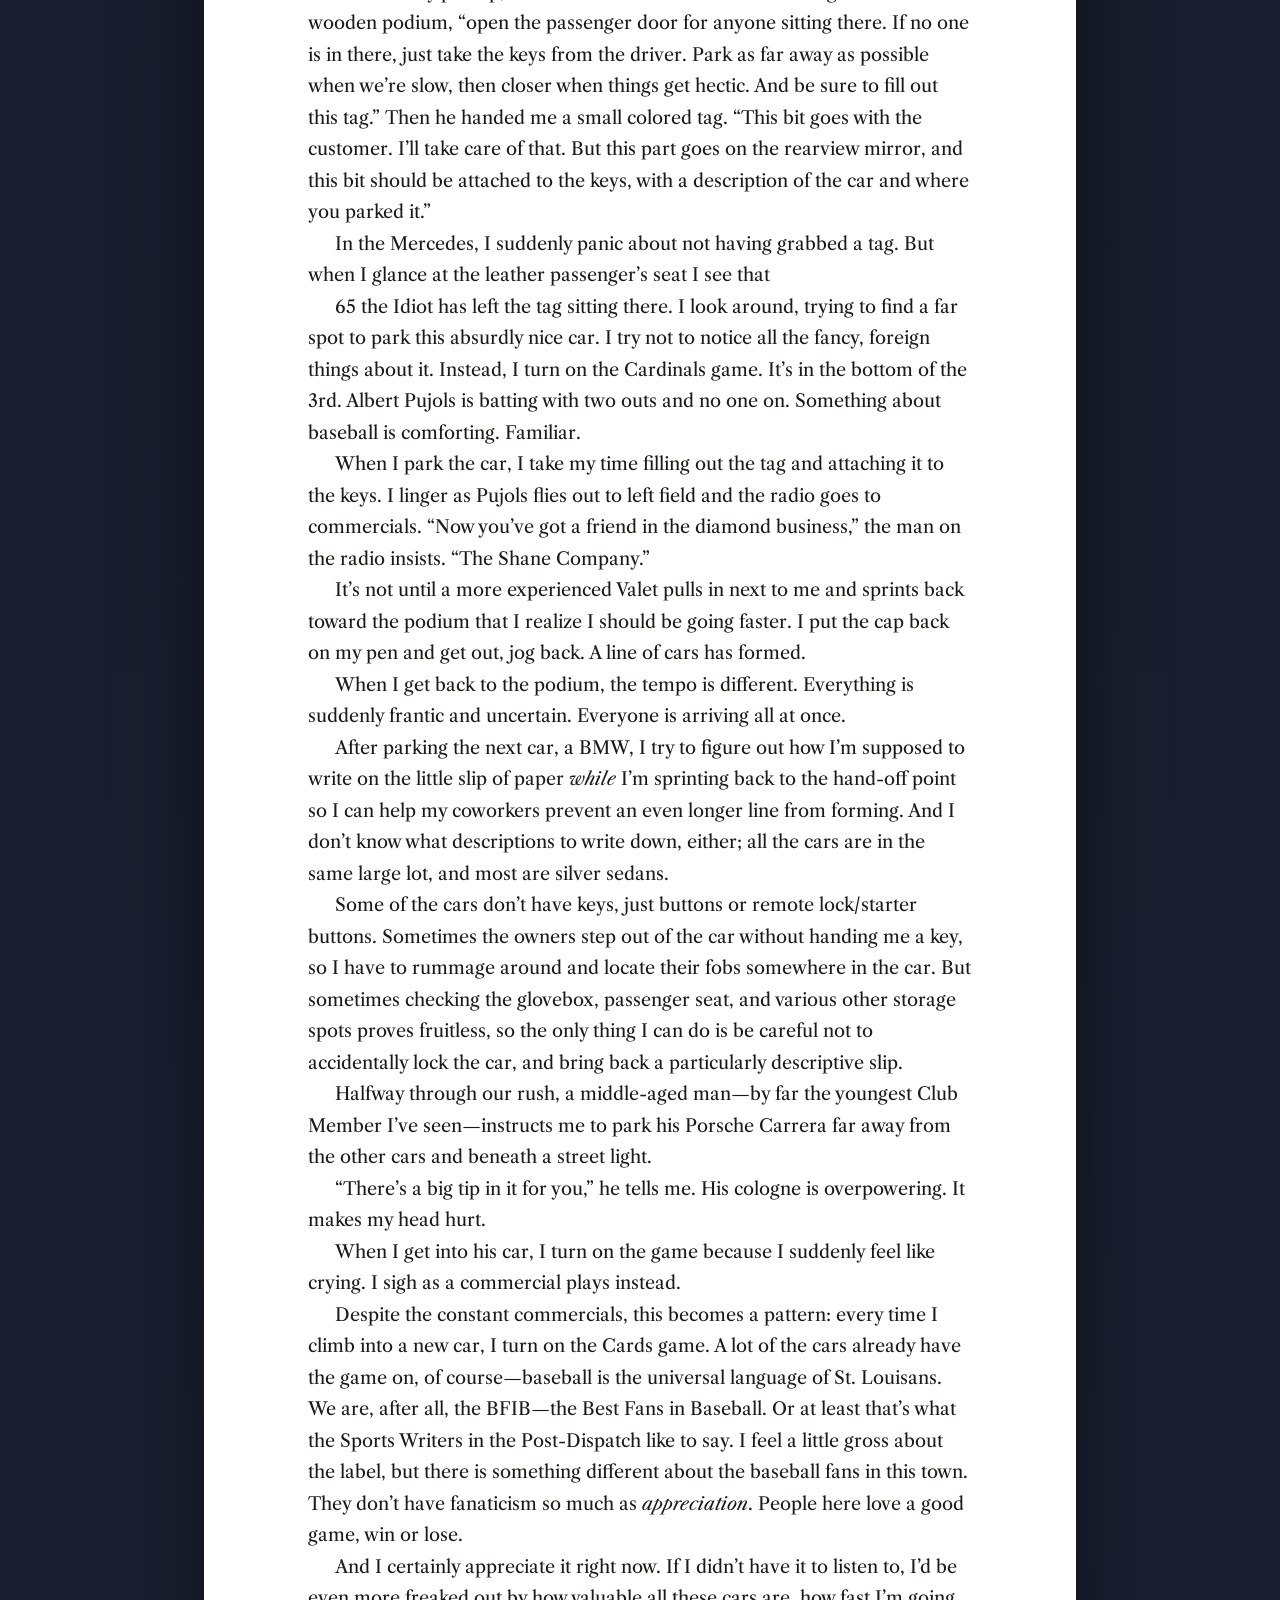
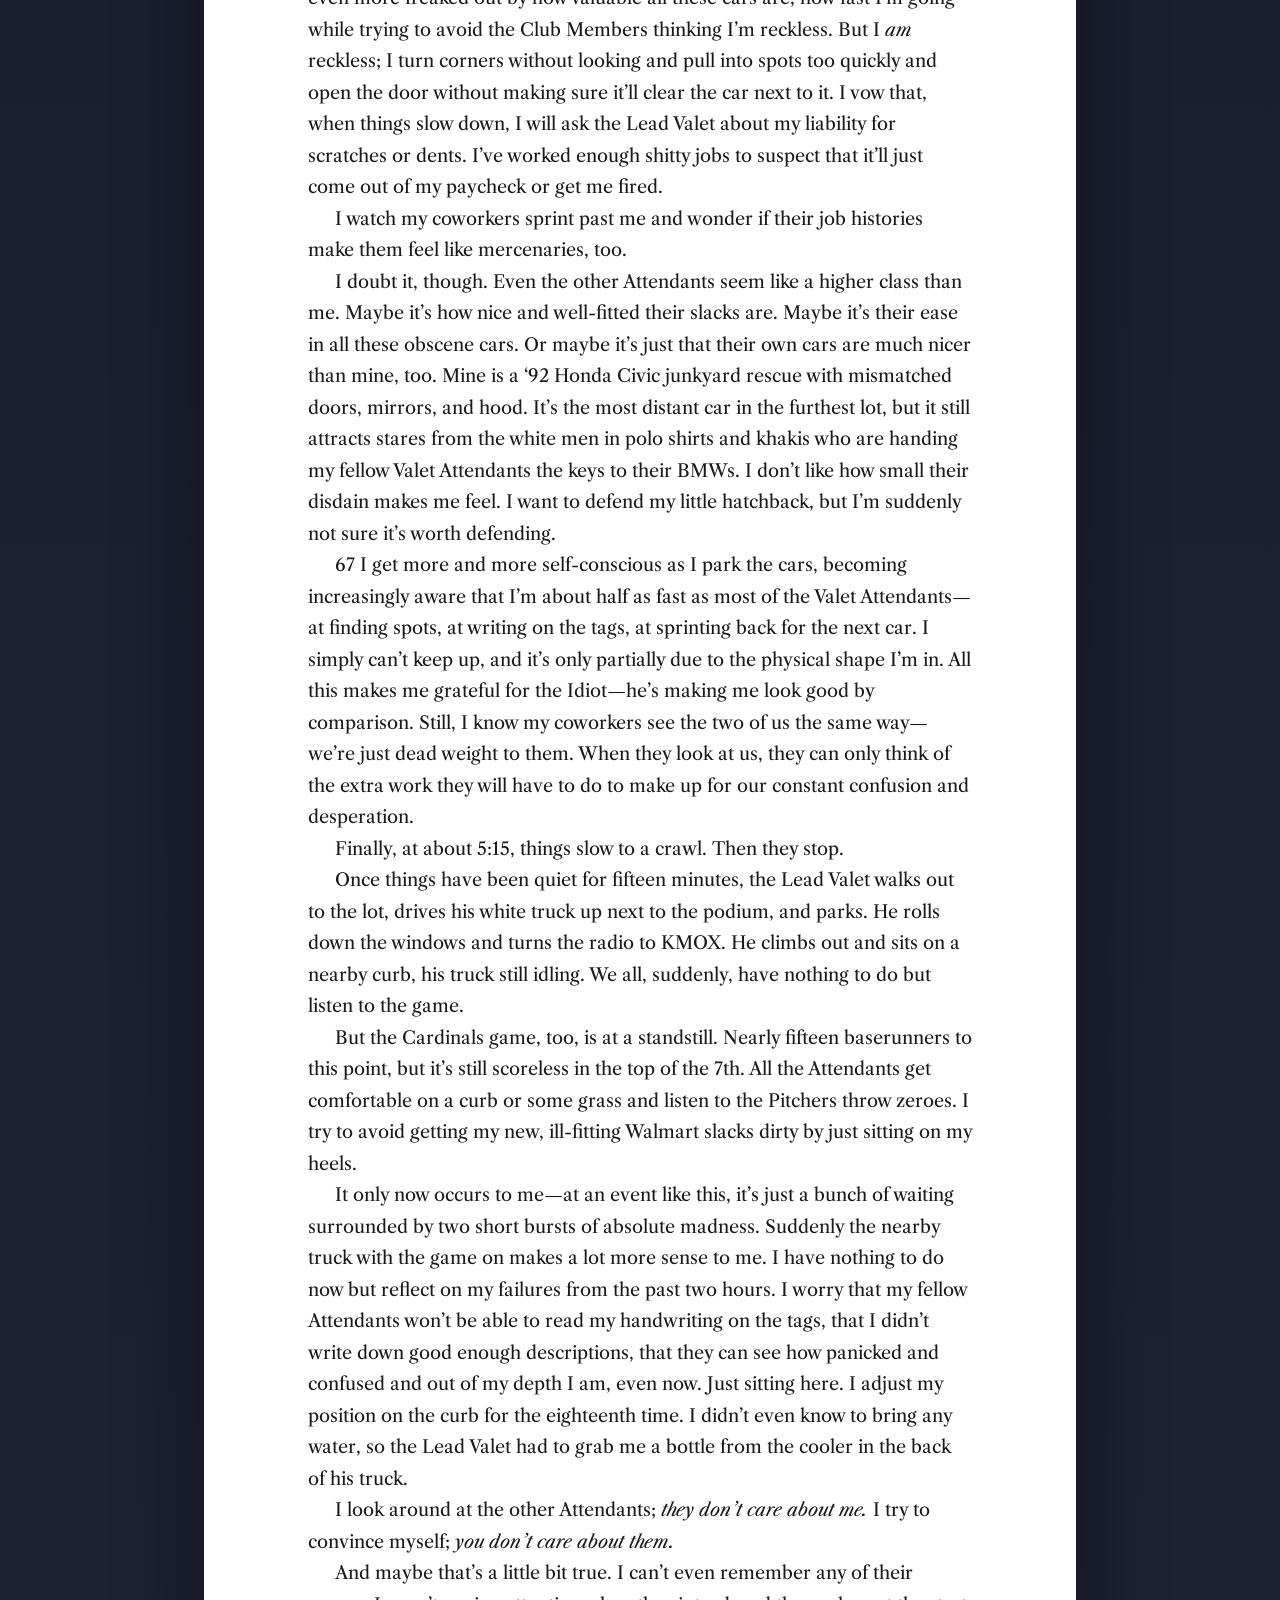
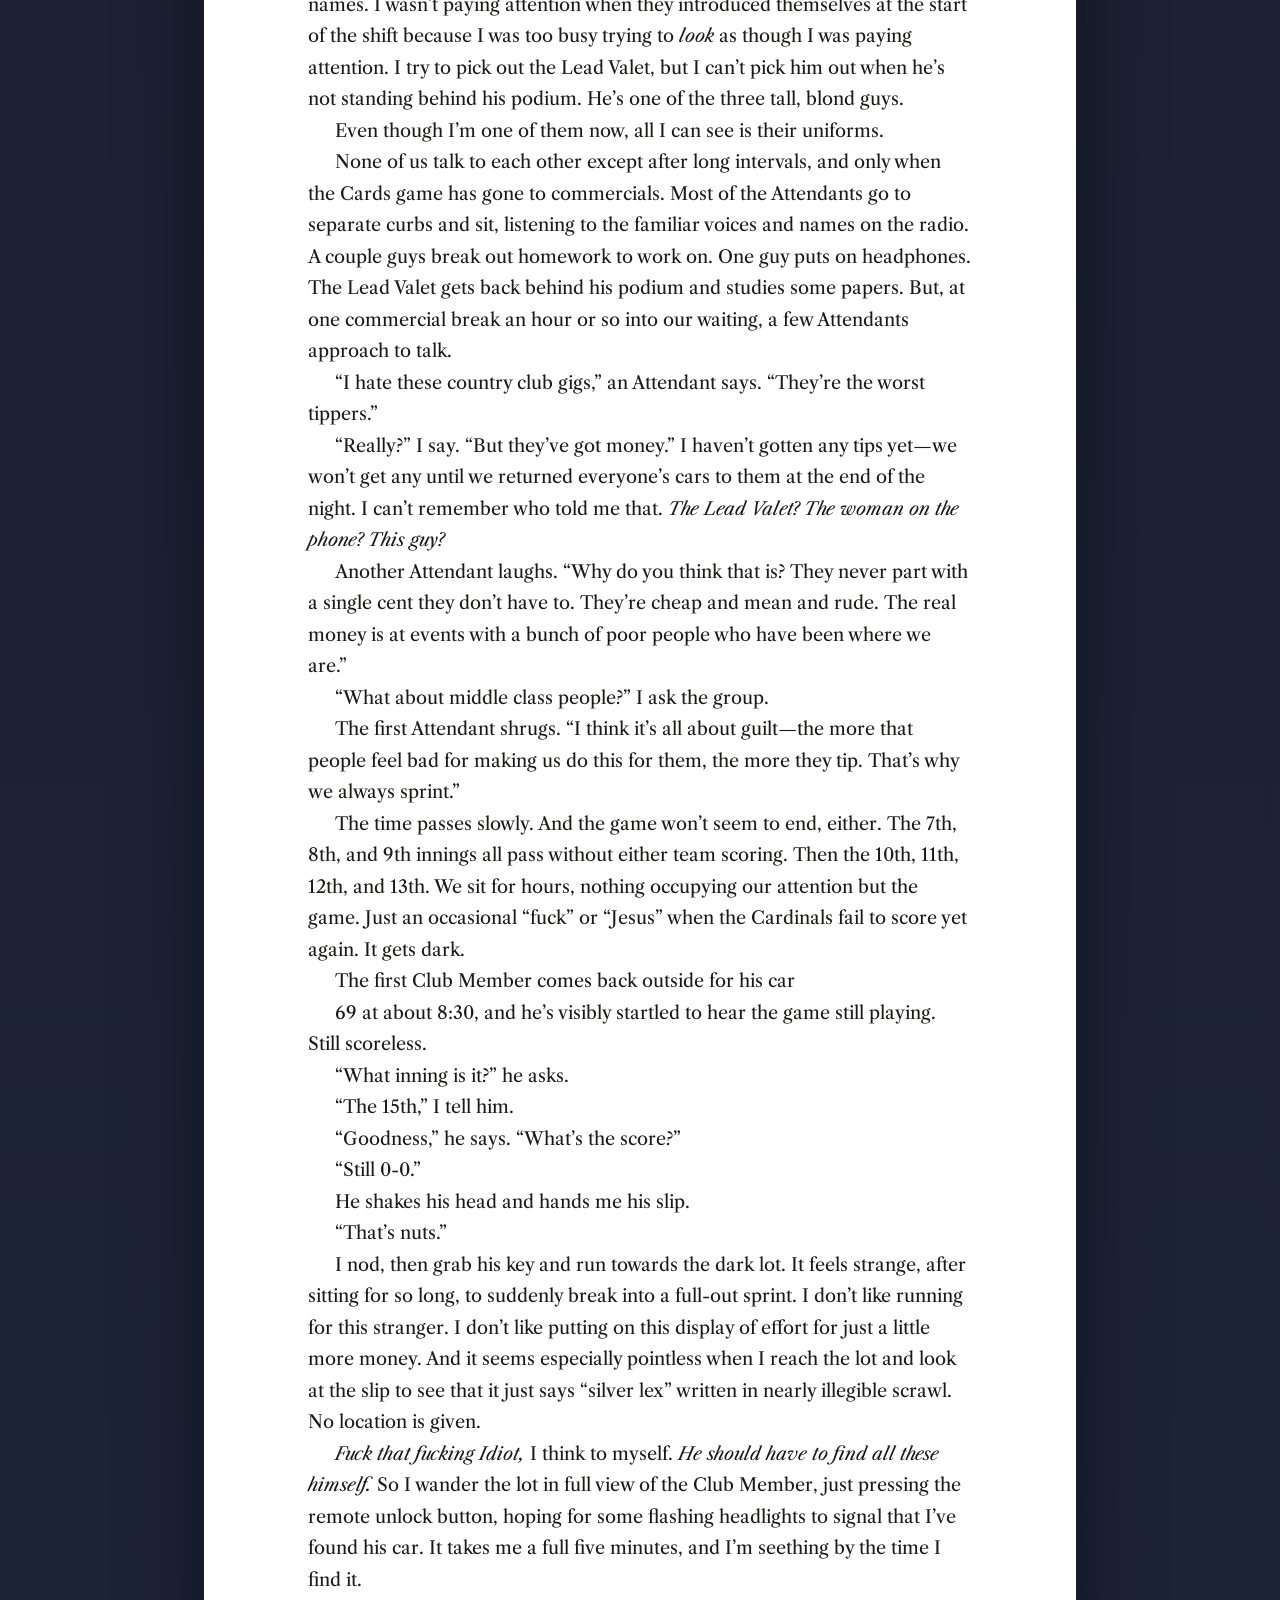
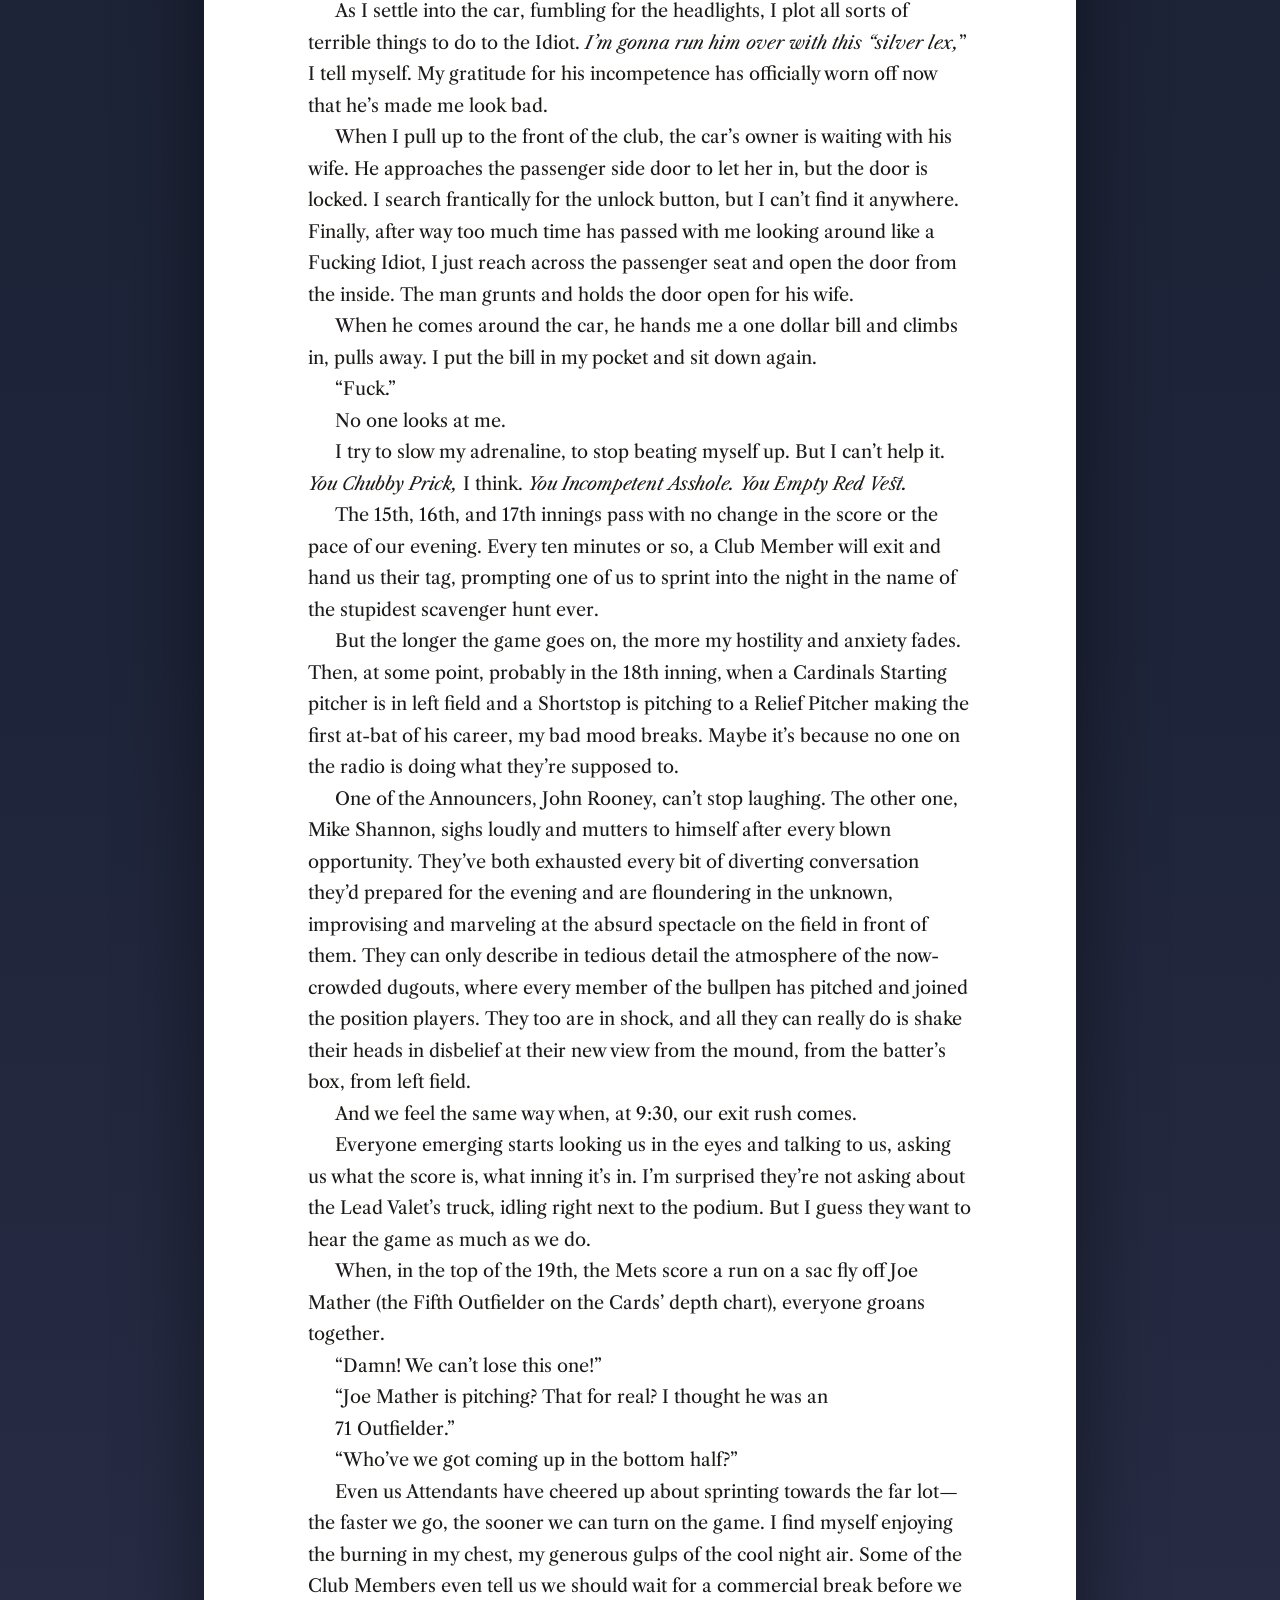
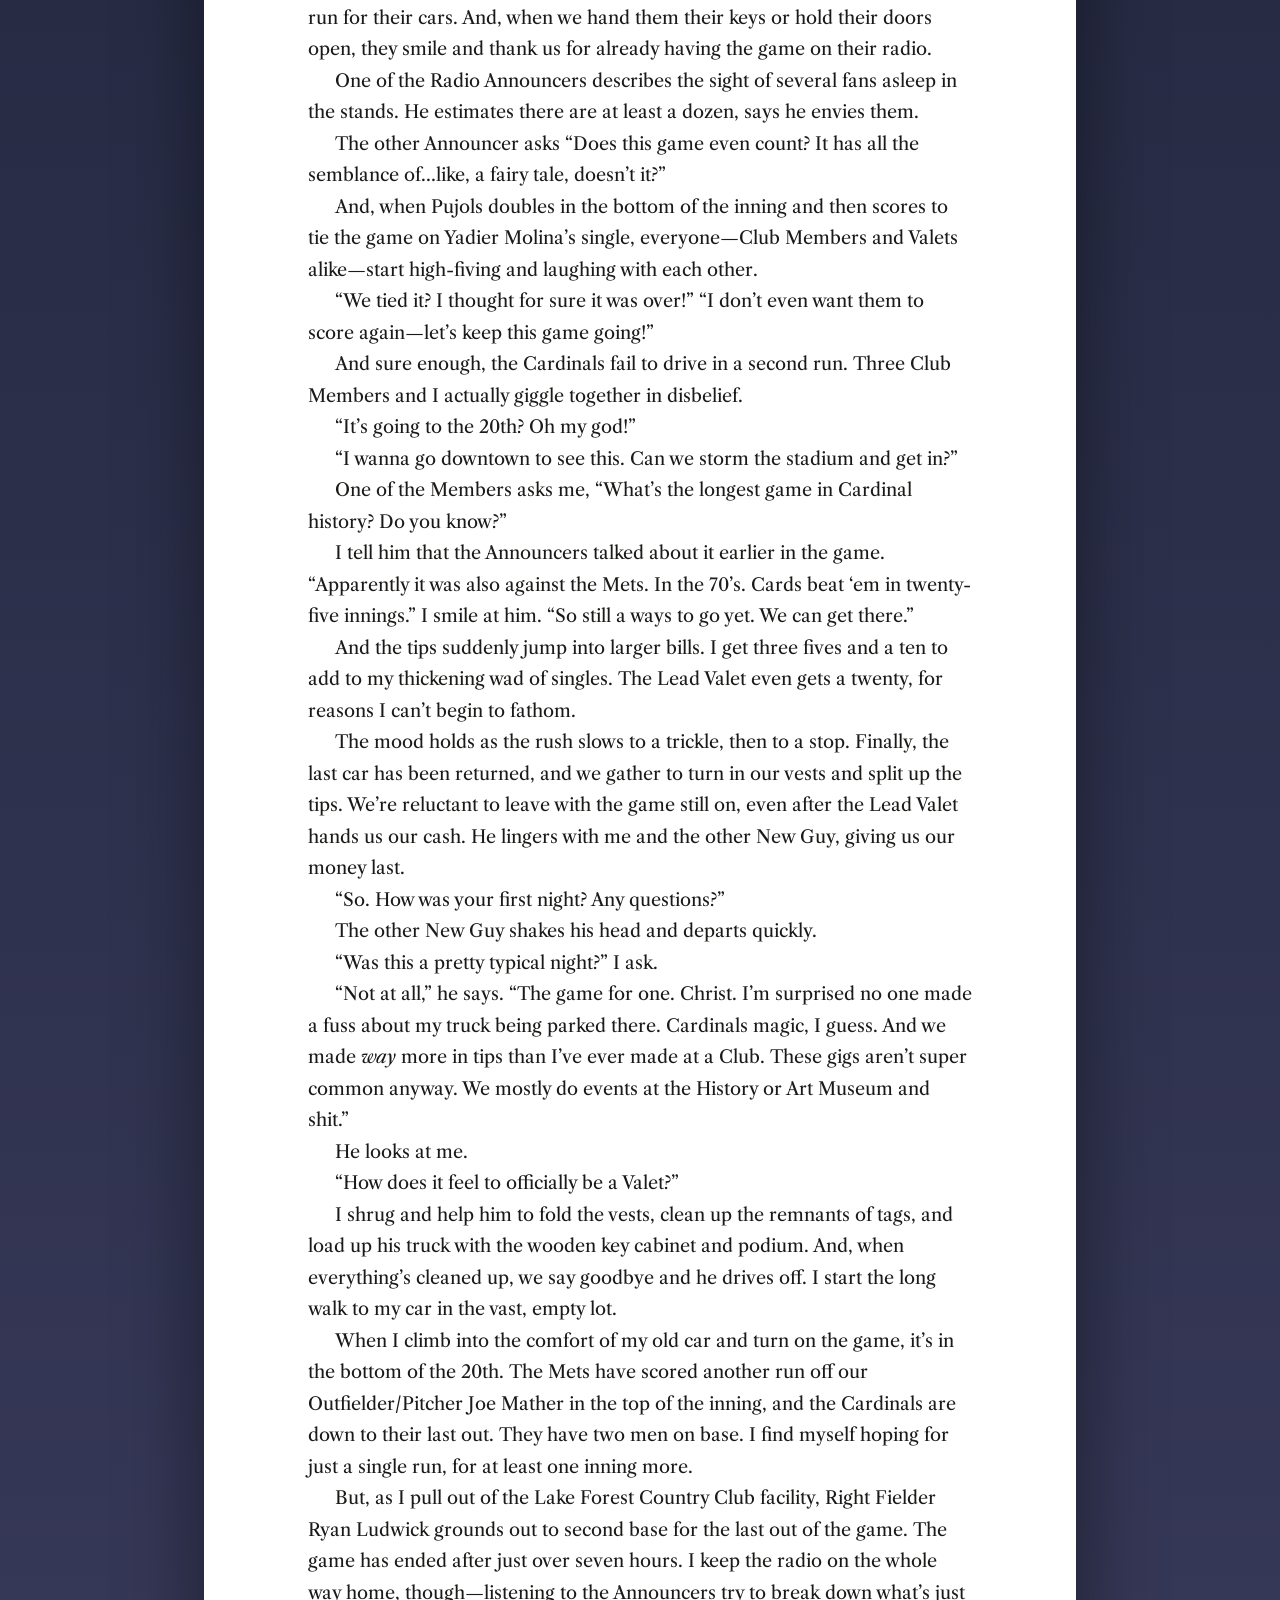
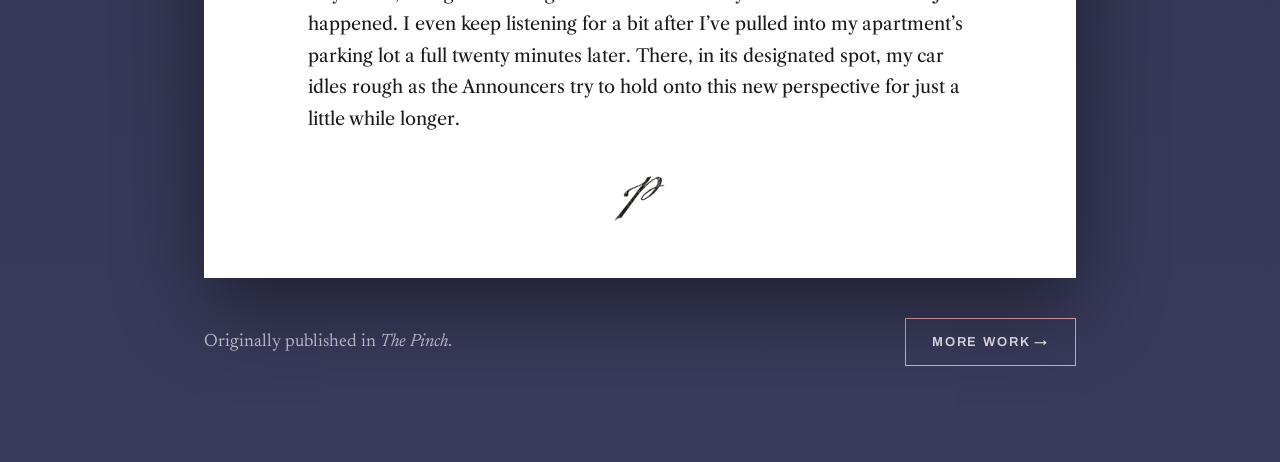
<file: parking-cars.html>
<!doctype html>
<html lang="en">
<head>
<meta charset="utf-8">
<meta name="viewport" content="width=device-width, initial-scale=1, viewport-fit=cover">
<title>Parking Cars — Jacob Little</title>
<meta name="description" content="Read “Parking Cars,” an essay by Jacob Little first published in The Pinch.">
<link rel="canonical" href="https://jacoblittle.net/parking-cars.html">
<meta property="og:type" content="website">
<meta property="og:title" content="Parking Cars — Jacob Little">
<meta property="og:description" content="Read “Parking Cars,” an essay by Jacob Little first published in The Pinch.">
<meta property="og:url" content="https://jacoblittle.net/parking-cars.html">
<meta property="og:image" content="https://jacoblittle.net/assets/img/og-image.jpg">
<meta name="twitter:card" content="summary_large_image">
<meta name="theme-color" content="#171B29">
<link rel="icon" href="/assets/img/favicon.svg" type="image/svg+xml">
<link rel="apple-touch-icon" href="/assets/img/apple-touch-icon.png">
<link rel="preconnect" href="https://fonts.googleapis.com">
<link rel="preconnect" href="https://fonts.gstatic.com" crossorigin>
<link rel="stylesheet" href="https://fonts.googleapis.com/css2?family=Newsreader:ital,opsz,wght@0,6..72,300;0,6..72,400;1,6..72,300;1,6..72,400&amp;family=Archivo:wght@500;600&amp;family=Libre+Caslon+Text:ital,wght@0,400;1,400&amp;family=Cinzel:wght@400;700&amp;display=swap">
<link rel="stylesheet" href="/assets/css/site.css?v=8a08e8e7ce">
<script>document.documentElement.className += ' js';</script>
<script src="/assets/js/site.js?v=3b92a2d46c" defer></script>
<script type="application/ld+json">
{
 "@context": "https://schema.org",
 "@graph": [
  {
   "@type": "WebSite",
   "@id": "https://jacoblittle.net/#website",
   "url": "https://jacoblittle.net/",
   "name": "Jacob Little",
   "inLanguage": "en",
   "publisher": {
    "@id": "https://jacoblittle.net/#person"
   },
   "about": {
    "@id": "https://jacoblittle.net/#person"
   }
  },
  {
   "@type": "Article",
   "@id": "https://jacoblittle.net/parking-cars.html#work",
   "headline": "Parking Cars",
   "author": {
    "@id": "https://jacoblittle.net/#person"
   },
   "genre": "Creative nonfiction",
   "inLanguage": "en",
   "isPartOf": {
    "@type": "Periodical",
    "name": "The Pinch"
   },
   "url": "https://jacoblittle.net/parking-cars.html",
   "mainEntityOfPage": {
    "@id": "https://jacoblittle.net/parking-cars.html#page"
   }
  },
  {
   "@type": "WebPage",
   "@id": "https://jacoblittle.net/parking-cars.html#page",
   "url": "https://jacoblittle.net/parking-cars.html",
   "isPartOf": {
    "@id": "https://jacoblittle.net/#website"
   },
   "inLanguage": "en",
   "name": "Parking Cars — Jacob Little",
   "mainEntity": {
    "@id": "https://jacoblittle.net/parking-cars.html#work"
   }
  }
 ]
}
</script>
</head>
<body>
<a class="skip-link" href="#main">Skip to content</a>
<div class="page page--reading">
<header class="wrap site-header"><a class="brand" href="/" aria-label="Jacob Little, home"><svg viewBox="0 0 200 200" aria-hidden="true" focusable="false"><rect x="8" y="8" width="184" height="184" fill="none" stroke="#EEEAF2" stroke-width="14"></rect><path d="M78 50 H100 V128 Q100 148 80 148 H50 Q36 148 36 134 V112 H58 V128 H78 Z" fill="#EEEAF2"></path><rect x="108" y="50" width="22" height="98" fill="#EEEAF2"></rect><path d="M136 124 H176 L162 148 H136 Z" fill="#EEEAF2"></path></svg><span>Jacob Little</span></a><nav class="nav" aria-label="Main"><a href="/">Home</a><a href="/bio.html">Bio</a><a href="/publications.html" aria-current="page">Publications</a><a href="/speaking.html">Speaking</a><a href="/contact.html">Contact</a></nav></header>
<div class="wrap w-920 crumbs label"><a href="/publications.html">← All publications</a><span class="where">Creative Nonfiction <span class="dot" aria-hidden="true">·</span> <i>The Pinch</i></span></div>
<main id="main" class="wrap w-920 reading-main">
<article class="paper pinch">
<header class="head"><p>Jacob Little</p><h1>Parking Cars</h1></header>
<div class="text">
<p class="after-break">A loud screeching noise makes me wince, and the Lead Valet’s face goes red. He walks over to the idling car in front of us, where a New Guy is sitting in the driver’s seat. The Lead Valet leans over and talks into the driver’s window through a clenched jaw.</p>
<p>“If you don’t know how to drive stick, then why the fuck are you trying to learn at this particular moment?” he whispers. The Club Member whose car it is has stopped and is watching to see what has been done to his Mercedes E-Class.</p>
<p>I’m also a New Guy at August Evening Valet services, and it’s my first afternoon on the job. We’re working an “After Tax Day Party” at the Lake Forest Golf &amp; Country Club.</p>
<p>“Jake,” the Lead Valet says to me, “do you drive stick?”</p>
<p>I nod. All the other Valet Attendants are out parking, so it’s my turn. And I’m determined not to fuck it up like the other New Guy. I approach the car with half-hearted haste. My heartbeat is in my ears. I need this job. Or, more specifically, I need <i>some</i> job—any job—to work out. The alternative is unthinkable: dropping out of Webster University and moving back home to my parents’. And if that happens, jobs like this may be my only option, forever.</p>
<p>The other New Guy climbs out of the car sheepishly and I slide in. The Mercedes is easily nicer than any car I’ve ever even been in. I try to get my bearings and look calm. The car’s owner is watching me, a bunch of Club Members are watching me, and the Lead Valet is watching me. I’m trying to concentrate, to anticipate what the feel of the clutch will be in this strange, brand-new car. I’m trying to blame my whole situation on the other New Guy—<i>that Idiot screwed me.</i></p>
<p>But most of my anxiety isn’t his fault at all. This is the third job I’ve had in the past two weeks, not counting my work study job, and I can barely keep up with my rapidly shifting persona.</p>
<p>I take a deep breath and try to shake the stakes out of my head. I ease off the clutch and onto the gas, and the car jumps forward quickly—it’s got at least five times the power as my little sixty horsepower Civic. But it doesn’t make a screeching noise or peel out—I didn’t totally fuck it up.</p>
<p>I try to remember what I’m supposed to do. There’s been no training at all. My interview, a week ago, was over the phone, and a very short conversation.</p>
<p>“Just show up there at 3:30 sharp, in a white shirt and black slacks,” the woman on the phone told me yesterday as I scribbled down the address. “We’ll provide the vest.”</p>
<p>And, sure enough, a vest has been provided. It is bright red, and it makes me feel like a Crossing Guard. Or, I guess, a little like a Valet. So far, it’s hard to tell what that’s supposed to feel like.</p>
<p>“When they pull up,” the Lead Valet told me ten minutes ago from his wooden podium, “open the passenger door for anyone sitting there. If no one is in there, just take the keys from the driver. Park as far away as possible when we’re slow, then closer when things get hectic. And be sure to fill out this tag.” Then he handed me a small colored tag. “This bit goes with the customer. I’ll take care of that. But this part goes on the rearview mirror, and this bit should be attached to the keys, with a description of the car and where you parked it.”</p>
<p>In the Mercedes, I suddenly panic about not having grabbed a tag. But when I glance at the leather passenger’s seat I see that</p>
<p>65 the Idiot has left the tag sitting there. I look around, trying to find a far spot to park this absurdly nice car. I try not to notice all the fancy, foreign things about it. Instead, I turn on the Cardinals game. It’s in the bottom of the 3rd. Albert Pujols is batting with two outs and no one on. Something about baseball is comforting. Familiar.</p>
<p>When I park the car, I take my time filling out the tag and attaching it to the keys. I linger as Pujols flies out to left field and the radio goes to commercials. “Now you’ve got a friend in the diamond business,” the man on the radio insists. “The Shane Company.”</p>
<p>It’s not until a more experienced Valet pulls in next to me and sprints back toward the podium that I realize I should be going faster. I put the cap back on my pen and get out, jog back. A line of cars has formed.</p>
<p>When I get back to the podium, the tempo is different. Everything is suddenly frantic and uncertain. Everyone is arriving all at once.</p>
<p>After parking the next car, a BMW, I try to figure out how I’m supposed to write on the little slip of paper <i>while</i> I’m sprinting back to the hand-off point so I can help my coworkers prevent an even longer line from forming. And I don’t know what descriptions to write down, either; all the cars are in the same large lot, and most are silver sedans.</p>
<p>Some of the cars don’t have keys, just buttons or remote lock/starter buttons. Sometimes the owners step out of the car without handing me a key, so I have to rummage around and locate their fobs somewhere in the car. But sometimes checking the glovebox, passenger seat, and various other storage spots proves fruitless, so the only thing I can do is be careful not to accidentally lock the car, and bring back a particularly descriptive slip.</p>
<p>Halfway through our rush, a middle-aged man—by far the youngest Club Member I’ve seen—instructs me to park his Porsche Carrera far away from the other cars and beneath a street light.</p>
<p>“There’s a big tip in it for you,” he tells me. His cologne is overpowering. It makes my head hurt.</p>
<p>When I get into his car, I turn on the game because I suddenly feel like crying. I sigh as a commercial plays instead.</p>
<p>Despite the constant commercials, this becomes a pattern: every time I climb into a new car, I turn on the Cards game. A lot of the cars already have the game on, of course—baseball is the universal language of St. Louisans. We are, after all, the BFIB—the Best Fans in Baseball. Or at least that’s what the Sports Writers in the Post-Dispatch like to say. I feel a little gross about the label, but there is something different about the baseball fans in this town. They don’t have fanaticism so much as <i>appreciation</i>. People here love a good game, win or lose.</p>
<p>And I certainly appreciate it right now. If I didn’t have it to listen to, I’d be even more freaked out by how valuable all these cars are, how fast I’m going while trying to avoid the Club Members thinking I’m reckless. But I <i>am</i> reckless; I turn corners without looking and pull into spots too quickly and open the door without making sure it’ll clear the car next to it. I vow that, when things slow down, I will ask the Lead Valet about my liability for scratches or dents. I’ve worked enough shitty jobs to suspect that it’ll just come out of my paycheck or get me fired.</p>
<p>I watch my coworkers sprint past me and wonder if their job histories make them feel like mercenaries, too.</p>
<p>I doubt it, though. Even the other Attendants seem like a higher class than me. Maybe it’s how nice and well-fitted their slacks are. Maybe it’s their ease in all these obscene cars. Or maybe it’s just that their own cars are much nicer than mine, too. Mine is a ‘92 Honda Civic junkyard rescue with mismatched doors, mirrors, and hood. It’s the most distant car in the furthest lot, but it still attracts stares from the white men in polo shirts and khakis who are handing my fellow Valet Attendants the keys to their BMWs. I don’t like how small their disdain makes me feel. I want to defend my little hatchback, but I’m suddenly not sure it’s worth defending.</p>
<p>67 I get more and more self-conscious as I park the cars, becoming increasingly aware that I’m about half as fast as most of the Valet Attendants—at finding spots, at writing on the tags, at sprinting back for the next car. I simply can’t keep up, and it’s only partially due to the physical shape I’m in. All this makes me grateful for the Idiot—he’s making me look good by comparison. Still, I know my coworkers see the two of us the same way—we’re just dead weight to them. When they look at us, they can only think of the extra work they will have to do to make up for our constant confusion and desperation.</p>
<p>Finally, at about 5:15, things slow to a crawl. Then they stop.</p>
<p>Once things have been quiet for fifteen minutes, the Lead Valet walks out to the lot, drives his white truck up next to the podium, and parks. He rolls down the windows and turns the radio to KMOX. He climbs out and sits on a nearby curb, his truck still idling. We all, suddenly, have nothing to do but listen to the game.</p>
<p>But the Cardinals game, too, is at a standstill. Nearly fifteen baserunners to this point, but it’s still scoreless in the top of the 7th. All the Attendants get comfortable on a curb or some grass and listen to the Pitchers throw zeroes. I try to avoid getting my new, ill-fitting Walmart slacks dirty by just sitting on my heels.</p>
<p>It only now occurs to me—at an event like this, it’s just a bunch of waiting surrounded by two short bursts of absolute madness. Suddenly the nearby truck with the game on makes a lot more sense to me. I have nothing to do now but reflect on my failures from the past two hours. I worry that my fellow Attendants won’t be able to read my handwriting on the tags, that I didn’t write down good enough descriptions, that they can see how panicked and confused and out of my depth I am, even now. Just sitting here. I adjust my position on the curb for the eighteenth time. I didn’t even know to bring any water, so the Lead Valet had to grab me a bottle from the cooler in the back of his truck.</p>
<p>I look around at the other Attendants; <i>they don’t care about me.</i> I try to convince myself; <i>you don’t care about them.</i></p>
<p>And maybe that’s a little bit true. I can’t even remember any of their names. I wasn’t paying attention when they introduced themselves at the start of the shift because I was too busy trying to <i>look</i> as though I was paying attention. I try to pick out the Lead Valet, but I can’t pick him out when he’s not standing behind his podium. He’s one of the three tall, blond guys.</p>
<p>Even though I’m one of them now, all I can see is their uniforms.</p>
<p>None of us talk to each other except after long intervals, and only when the Cards game has gone to commercials. Most of the Attendants go to separate curbs and sit, listening to the familiar voices and names on the radio. A couple guys break out homework to work on. One guy puts on headphones. The Lead Valet gets back behind his podium and studies some papers. But, at one commercial break an hour or so into our waiting, a few Attendants approach to talk.</p>
<p>“I hate these country club gigs,” an Attendant says. “They’re the worst tippers.”</p>
<p>“Really?” I say. “But they’ve got money.” I haven’t gotten any tips yet—we won’t get any until we returned everyone’s cars to them at the end of the night. I can’t remember who told me that. <i>The Lead Valet? The woman on the phone? This guy?</i></p>
<p>Another Attendant laughs. “Why do you think that is? They never part with a single cent they don’t have to. They’re cheap and mean and rude. The real money is at events with a bunch of poor people who have been where we are.”</p>
<p>“What about middle class people?” I ask the group.</p>
<p>The first Attendant shrugs. “I think it’s all about guilt—the more that people feel bad for making us do this for them, the more they tip. That’s why we always sprint.”</p>
<p>The time passes slowly. And the game won’t seem to end, either. The 7th, 8th, and 9th innings all pass without either team scoring. Then the 10th, 11th, 12th, and 13th. We sit for hours, nothing occupying our attention but the game. Just an occasional “fuck” or “Jesus” when the Cardinals fail to score yet again. It gets dark.</p>
<p>The first Club Member comes back outside for his car</p>
<p>69 at about 8:30, and he’s visibly startled to hear the game still playing. Still scoreless.</p>
<p>“What inning is it?” he asks.</p>
<p>“The 15th,” I tell him.</p>
<p>“Goodness,” he says. “What’s the score?”</p>
<p>“Still 0-0.”</p>
<p>He shakes his head and hands me his slip.</p>
<p>“That’s nuts.”</p>
<p>I nod, then grab his key and run towards the dark lot. It feels strange, after sitting for so long, to suddenly break into a full-out sprint. I don’t like running for this stranger. I don’t like putting on this display of effort for just a little more money. And it seems especially pointless when I reach the lot and look at the slip to see that it just says “silver lex” written in nearly illegible scrawl. No location is given.</p>
<p><i>Fuck that fucking Idiot,</i> I think to myself. <i>He should have to find all these himself. </i>So I wander the lot in full view of the Club Member, just pressing the remote unlock button, hoping for some flashing headlights to signal that I’ve found his car. It takes me a full five minutes, and I’m seething by the time I find it.</p>
<p>As I settle into the car, fumbling for the headlights, I plot all sorts of terrible things to do to the Idiot. <i>I’m gonna run him over with this “silver lex,</i>” I tell myself. My gratitude for his incompetence has officially worn off now that he’s made me look bad.</p>
<p>When I pull up to the front of the club, the car’s owner is waiting with his wife. He approaches the passenger side door to let her in, but the door is locked. I search frantically for the unlock button, but I can’t find it anywhere. Finally, after way too much time has passed with me looking around like a Fucking Idiot, I just reach across the passenger seat and open the door from the inside. The man grunts and holds the door open for his wife.</p>
<p>When he comes around the car, he hands me a one dollar bill and climbs in, pulls away. I put the bill in my pocket and sit down again.</p>
<p>“Fuck.”</p>
<p>No one looks at me.</p>
<p>I try to slow my adrenaline, to stop beating myself up. But I can’t help it. <i>You Chubby Prick,</i> I think. <i>You Incompetent Asshole. You Empty Red Vest.</i></p>
<p>The 15th, 16th, and 17th innings pass with no change in the score or the pace of our evening. Every ten minutes or so, a Club Member will exit and hand us their tag, prompting one of us to sprint into the night in the name of the stupidest scavenger hunt ever.</p>
<p>But the longer the game goes on, the more my hostility and anxiety fades. Then, at some point, probably in the 18th inning, when a Cardinals Starting pitcher is in left field and a Shortstop is pitching to a Relief Pitcher making the first at-bat of his career, my bad mood breaks. Maybe it’s because no one on the radio is doing what they’re supposed to.</p>
<p>One of the Announcers, John Rooney, can’t stop laughing. The other one, Mike Shannon, sighs loudly and mutters to himself after every blown opportunity. They’ve both exhausted every bit of diverting conversation they’d prepared for the evening and are floundering in the unknown, improvising and marveling at the absurd spectacle on the field in front of them. They can only describe in tedious detail the atmosphere of the now-crowded dugouts, where every member of the bullpen has pitched and joined the position players. They too are in shock, and all they can really do is shake their heads in disbelief at their new view from the mound, from the batter’s box, from left field.</p>
<p>And we feel the same way when, at 9:30, our exit rush comes.</p>
<p>Everyone emerging starts looking us in the eyes and talking to us, asking us what the score is, what inning it’s in. I’m surprised they’re not asking about the Lead Valet’s truck, idling right next to the podium. But I guess they want to hear the game as much as we do.</p>
<p>When, in the top of the 19th, the Mets score a run on a sac fly off Joe Mather (the Fifth Outfielder on the Cards’ depth chart), everyone groans together.</p>
<p>“Damn! We can’t lose this one!”</p>
<p>“Joe Mather is pitching? That for real? I thought he was an</p>
<p>71 Outfielder.”</p>
<p>“Who’ve we got coming up in the bottom half?”</p>
<p>Even us Attendants have cheered up about sprinting towards the far lot—the faster we go, the sooner we can turn on the game. I find myself enjoying the burning in my chest, my generous gulps of the cool night air. Some of the Club Members even tell us we should wait for a commercial break before we run for their cars. And, when we hand them their keys or hold their doors open, they smile and thank us for already having the game on their radio.</p>
<p>One of the Radio Announcers describes the sight of several fans asleep in the stands. He estimates there are at least a dozen, says he envies them.</p>
<p>The other Announcer asks “Does this game even count? It has all the semblance of…like, a fairy tale, doesn’t it?”</p>
<p>And, when Pujols doubles in the bottom of the inning and then scores to tie the game on Yadier Molina’s single, everyone—Club Members and Valets alike—start high-fiving and laughing with each other.</p>
<p>“We tied it? I thought for sure it was over!” “I don’t even want them to score again—let’s keep this game going!”</p>
<p>And sure enough, the Cardinals fail to drive in a second run. Three Club Members and I actually giggle together in disbelief.</p>
<p>“It’s going to the 20th? Oh my god!”</p>
<p>“I wanna go downtown to see this. Can we storm the stadium and get in?”</p>
<p>One of the Members asks me, “What’s the longest game in Cardinal history? Do you know?”</p>
<p>I tell him that the Announcers talked about it earlier in the game. “Apparently it was also against the Mets. In the 70’s. Cards beat ‘em in twenty-five innings.” I smile at him. “So still a ways to go yet. We can get there.”</p>
<p>And the tips suddenly jump into larger bills. I get three fives and a ten to add to my thickening wad of singles. The Lead Valet even gets a twenty, for reasons I can’t begin to fathom.</p>
<p>The mood holds as the rush slows to a trickle, then to a stop. Finally, the last car has been returned, and we gather to turn in our vests and split up the tips. We’re reluctant to leave with the game still on, even after the Lead Valet hands us our cash. He lingers with me and the other New Guy, giving us our money last.</p>
<p>“So. How was your first night? Any questions?”</p>
<p>The other New Guy shakes his head and departs quickly.</p>
<p>“Was this a pretty typical night?” I ask.</p>
<p>“Not at all,” he says. “The game for one. Christ. I’m surprised no one made a fuss about my truck being parked there. Cardinals magic, I guess. And we made <i>way</i> more in tips than I’ve ever made at a Club. These gigs aren’t super common anyway. We mostly do events at the History or Art Museum and shit.”</p>
<p>He looks at me.</p>
<p>“How does it feel to officially be a Valet?”</p>
<p>I shrug and help him to fold the vests, clean up the remnants of tags, and load up his truck with the wooden key cabinet and podium. And, when everything’s cleaned up, we say goodbye and he drives off. I start the long walk to my car in the vast, empty lot.</p>
<p>When I climb into the comfort of my old car and turn on the game, it’s in the bottom of the 20th. The Mets have scored another run off our Outfielder/Pitcher Joe Mather in the top of the inning, and the Cardinals are down to their last out. They have two men on base. I find myself hoping for just a single run, for at least one inning more.</p>
<p>But, as I pull out of the Lake Forest Country Club facility, Right Fielder Ryan Ludwick grounds out to second base for the last out of the game. The game has ended after just over seven hours. I keep the radio on the whole way home, though—listening to the Announcers try to break down what’s just happened. I even keep listening for a bit after I’ve pulled into my apartment’s parking lot a full twenty minutes later. There, in its designated spot, my car idles rough as the Announcers try to hold onto this new perspective for just a little while longer.</p>
</div>
<img class="ornament" src="/assets/img/pinch-ornament.png" width="150" height="126" alt="">
</article>
<div class="after"><p>Originally published in <i>The Pinch</i>.</p><a class="btn" href="/publications.html">More work →</a></div>
</main>
</div>
</body>
</html>
</file>
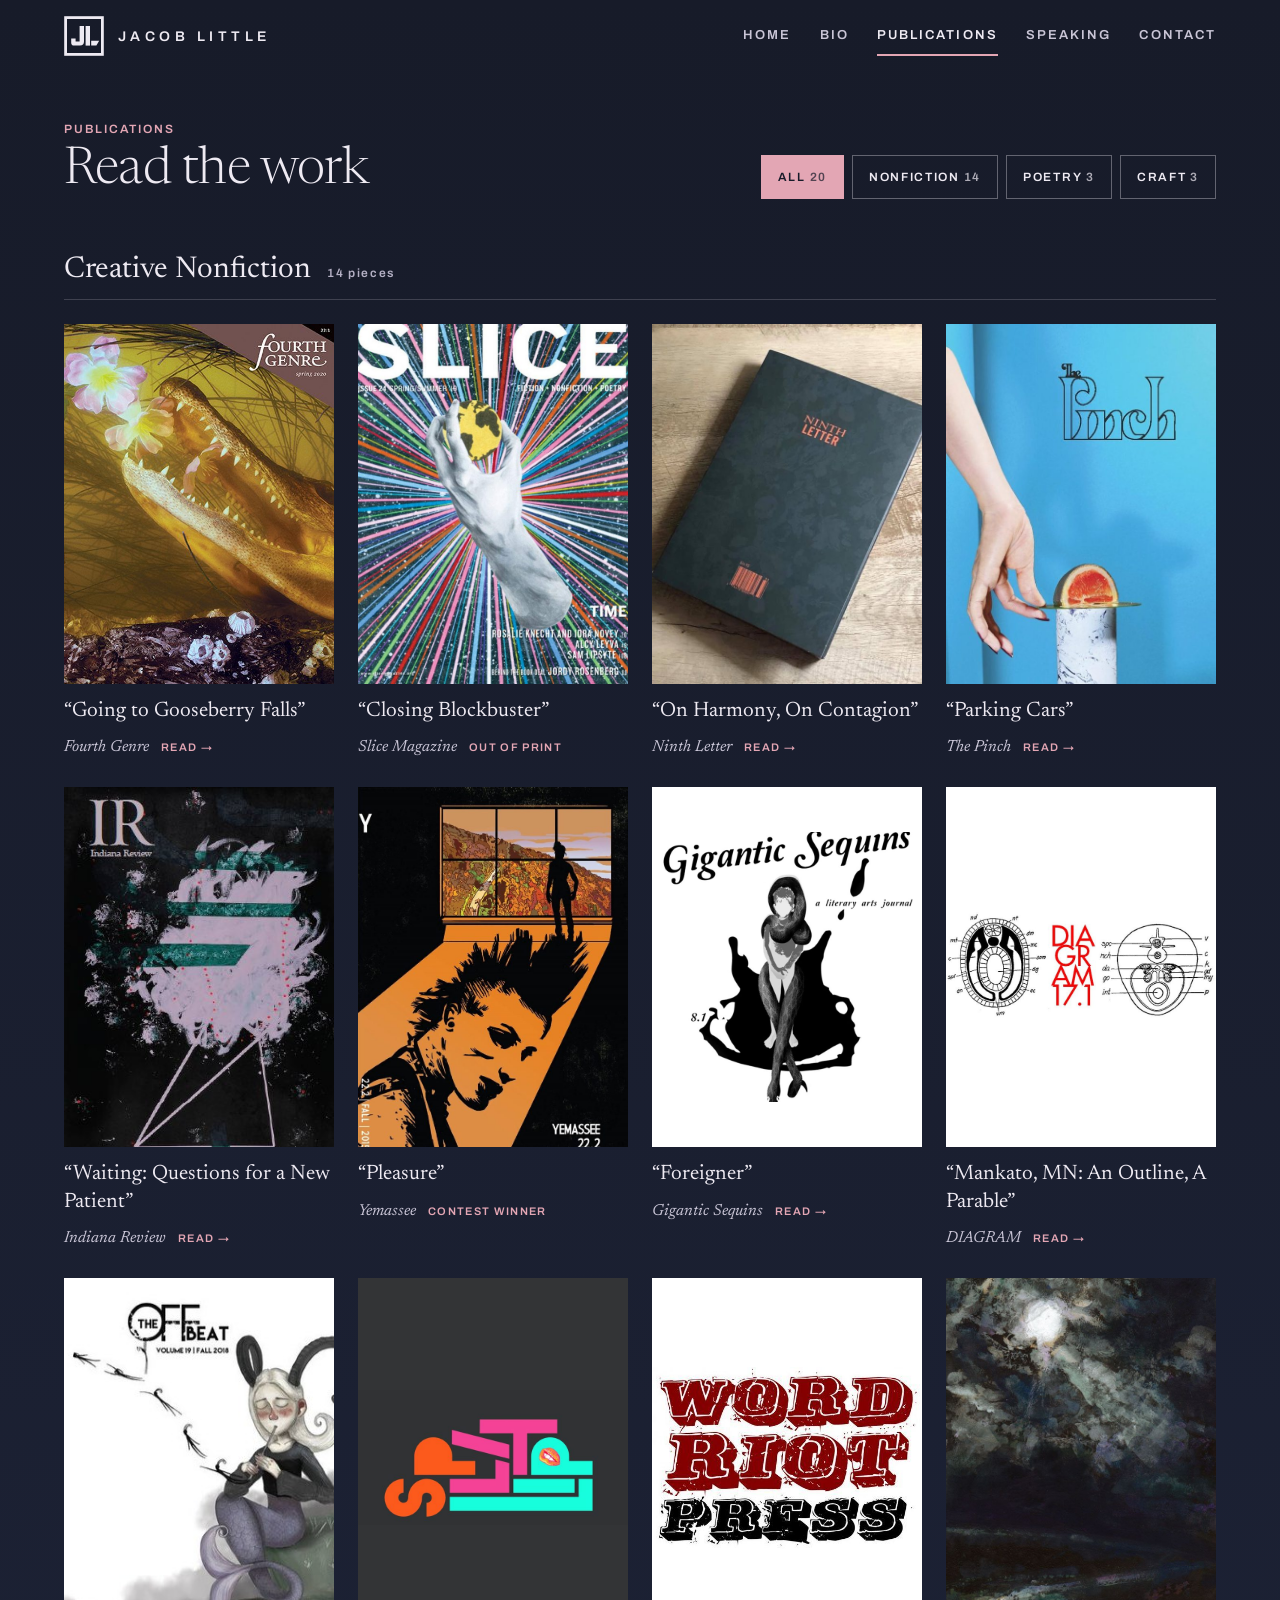
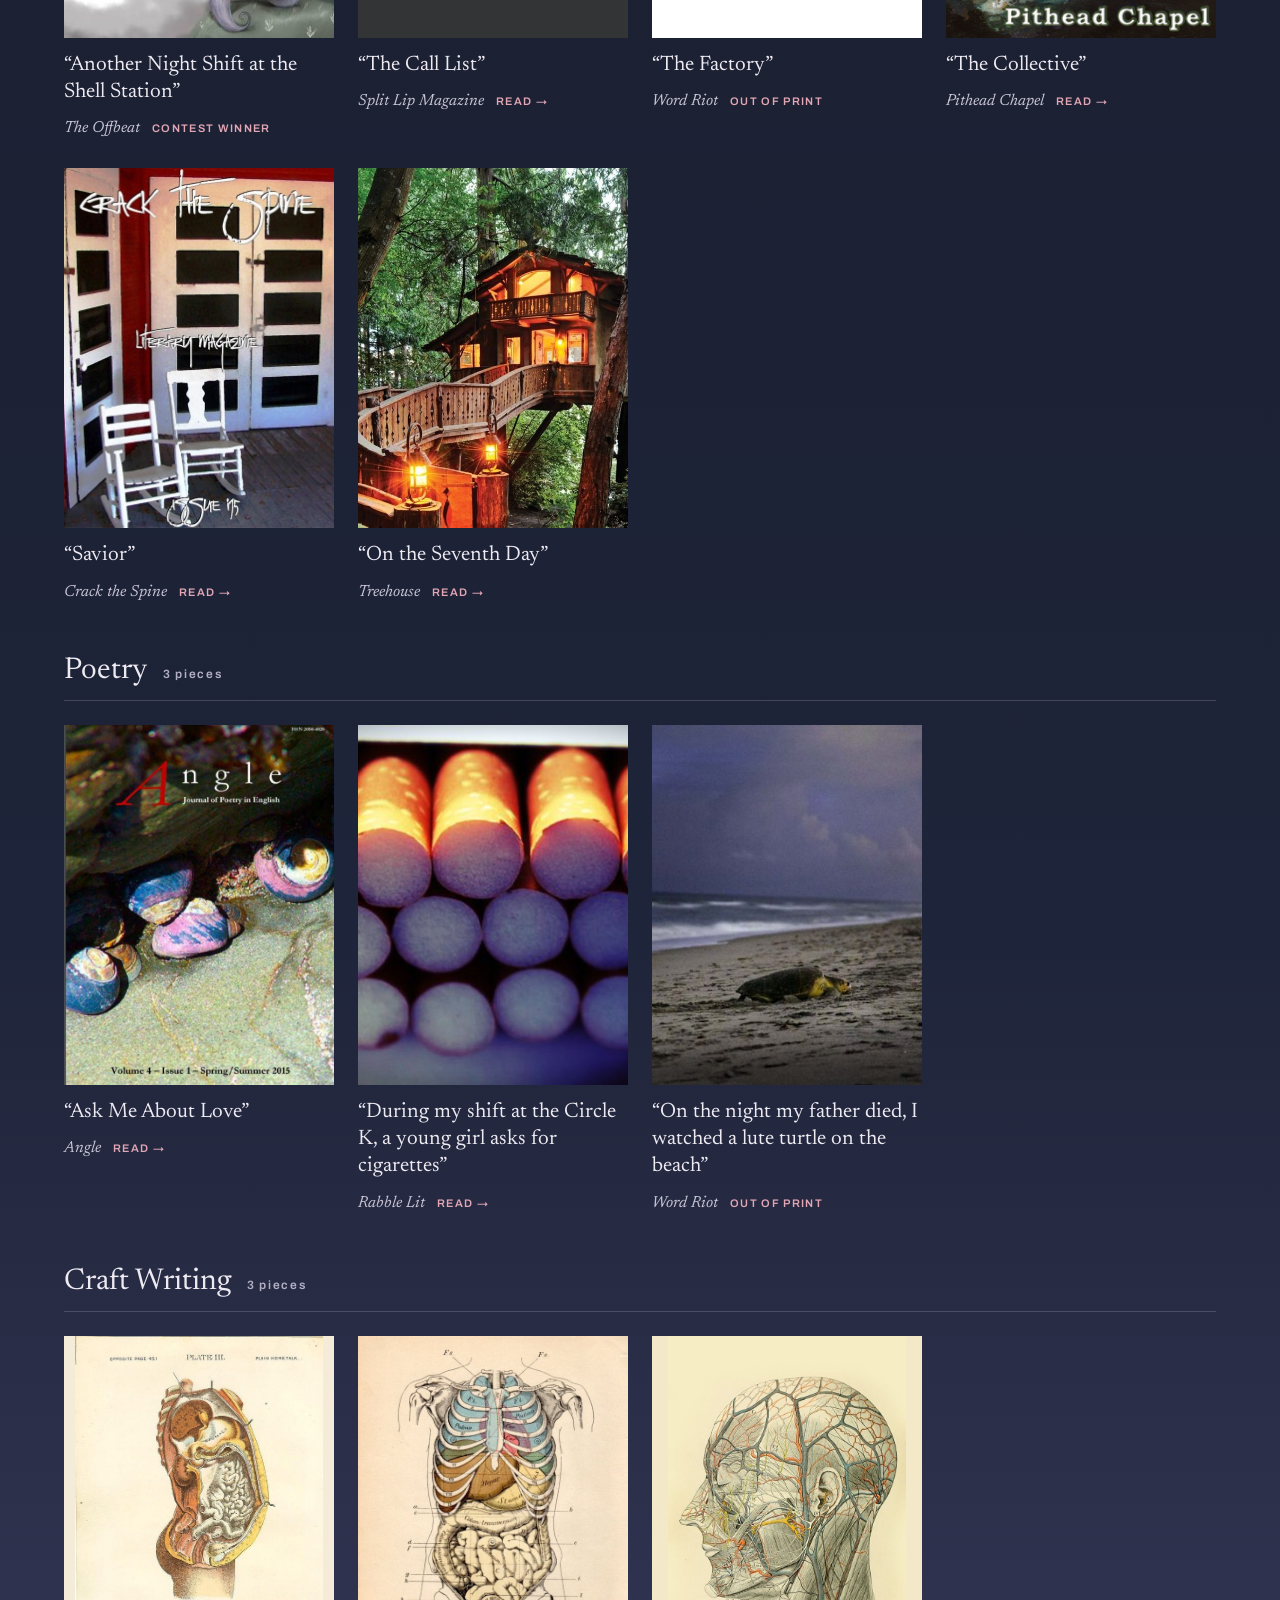
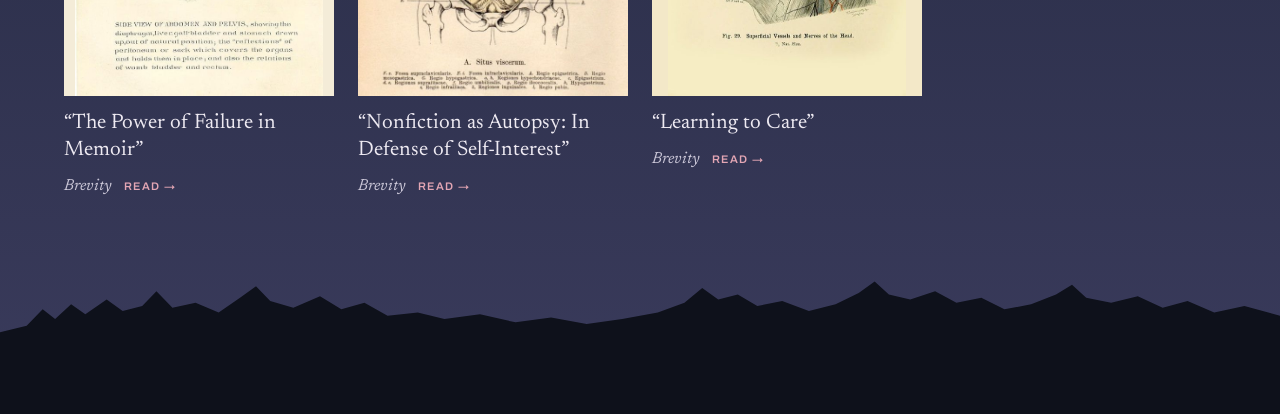
<file: publications.html>
<!doctype html>
<html lang="en">
<head>
<meta charset="utf-8">
<meta name="viewport" content="width=device-width, initial-scale=1, viewport-fit=cover">
<title>Publications — Jacob Little</title>
<meta name="description" content="Essays, poems, and craft writing by Jacob Little in Fourth Genre, Ninth Letter, Indiana Review, The Pinch, DIAGRAM, Brevity, and more.">
<link rel="canonical" href="https://jacoblittle.net/publications.html">
<meta property="og:type" content="website">
<meta property="og:title" content="Publications — Jacob Little">
<meta property="og:description" content="Essays, poems, and craft writing by Jacob Little in Fourth Genre, Ninth Letter, Indiana Review, The Pinch, DIAGRAM, Brevity, and more.">
<meta property="og:url" content="https://jacoblittle.net/publications.html">
<meta property="og:image" content="https://jacoblittle.net/assets/img/og-image.jpg">
<meta name="twitter:card" content="summary_large_image">
<meta name="theme-color" content="#171B29">
<link rel="icon" href="/assets/img/favicon.svg" type="image/svg+xml">
<link rel="apple-touch-icon" href="/assets/img/apple-touch-icon.png">
<link rel="preconnect" href="https://fonts.googleapis.com">
<link rel="preconnect" href="https://fonts.gstatic.com" crossorigin>
<link rel="stylesheet" href="https://fonts.googleapis.com/css2?family=Newsreader:ital,opsz,wght@0,6..72,300;0,6..72,400;1,6..72,300;1,6..72,400&amp;family=Archivo:wght@500;600&amp;display=swap">
<link rel="stylesheet" href="/assets/css/site.css?v=8a08e8e7ce">
<script>document.documentElement.className += ' js';</script>
<script src="/assets/js/site.js?v=3b92a2d46c" defer></script>
<script type="application/ld+json">
{
 "@context": "https://schema.org",
 "@graph": [
  {
   "@type": "WebSite",
   "@id": "https://jacoblittle.net/#website",
   "url": "https://jacoblittle.net/",
   "name": "Jacob Little",
   "inLanguage": "en",
   "publisher": {
    "@id": "https://jacoblittle.net/#person"
   },
   "about": {
    "@id": "https://jacoblittle.net/#person"
   }
  },
  {
   "@type": "CollectionPage",
   "@id": "https://jacoblittle.net/publications.html#page",
   "url": "https://jacoblittle.net/publications.html",
   "isPartOf": {
    "@id": "https://jacoblittle.net/#website"
   },
   "inLanguage": "en",
   "name": "Publications — Jacob Little",
   "about": {
    "@id": "https://jacoblittle.net/#person"
   },
   "mainEntity": {
    "@type": "ItemList",
    "numberOfItems": 20,
    "itemListElement": [
     {
      "@type": "ListItem",
      "position": 1,
      "item": {
       "@type": "CreativeWork",
       "name": "Going to Gooseberry Falls",
       "author": {
        "@id": "https://jacoblittle.net/#person"
       },
       "genre": "Creative nonfiction",
       "isPartOf": {
        "@type": "Periodical",
        "name": "Fourth Genre"
       },
       "url": "https://jacoblittle.net/going-to-gooseberry-falls.html"
      }
     },
     {
      "@type": "ListItem",
      "position": 2,
      "item": {
       "@type": "CreativeWork",
       "name": "Closing Blockbuster",
       "author": {
        "@id": "https://jacoblittle.net/#person"
       },
       "genre": "Creative nonfiction",
       "isPartOf": {
        "@type": "Periodical",
        "name": "Slice Magazine"
       }
      }
     },
     {
      "@type": "ListItem",
      "position": 3,
      "item": {
       "@type": "CreativeWork",
       "name": "On Harmony, On Contagion",
       "author": {
        "@id": "https://jacoblittle.net/#person"
       },
       "genre": "Creative nonfiction",
       "isPartOf": {
        "@type": "Periodical",
        "name": "Ninth Letter"
       },
       "url": "https://jacoblittle.net/on-harmony-on-contagion.html"
      }
     },
     {
      "@type": "ListItem",
      "position": 4,
      "item": {
       "@type": "CreativeWork",
       "name": "Parking Cars",
       "author": {
        "@id": "https://jacoblittle.net/#person"
       },
       "genre": "Creative nonfiction",
       "isPartOf": {
        "@type": "Periodical",
        "name": "The Pinch"
       },
       "url": "https://jacoblittle.net/parking-cars.html"
      }
     },
     {
      "@type": "ListItem",
      "position": 5,
      "item": {
       "@type": "CreativeWork",
       "name": "Waiting: Questions for a New Patient",
       "author": {
        "@id": "https://jacoblittle.net/#person"
       },
       "genre": "Creative nonfiction",
       "isPartOf": {
        "@type": "Periodical",
        "name": "Indiana Review"
       },
       "url": "https://jacoblittle.net/questions-for-a-new-patient.html"
      }
     },
     {
      "@type": "ListItem",
      "position": 6,
      "item": {
       "@type": "CreativeWork",
       "name": "Pleasure",
       "author": {
        "@id": "https://jacoblittle.net/#person"
       },
       "genre": "Creative nonfiction",
       "isPartOf": {
        "@type": "Periodical",
        "name": "Yemassee"
       }
      }
     },
     {
      "@type": "ListItem",
      "position": 7,
      "item": {
       "@type": "CreativeWork",
       "name": "Foreigner",
       "author": {
        "@id": "https://jacoblittle.net/#person"
       },
       "genre": "Creative nonfiction",
       "isPartOf": {
        "@type": "Periodical",
        "name": "Gigantic Sequins"
       },
       "url": "https://jacoblittle.net/foreigner.html"
      }
     },
     {
      "@type": "ListItem",
      "position": 8,
      "item": {
       "@type": "CreativeWork",
       "name": "Mankato, MN: An Outline, A Parable",
       "author": {
        "@id": "https://jacoblittle.net/#person"
       },
       "genre": "Creative nonfiction",
       "isPartOf": {
        "@type": "Periodical",
        "name": "DIAGRAM"
       },
       "url": "http://thediagram.com/17_1/little.html"
      }
     },
     {
      "@type": "ListItem",
      "position": 9,
      "item": {
       "@type": "CreativeWork",
       "name": "Another Night Shift at the Shell Station",
       "author": {
        "@id": "https://jacoblittle.net/#person"
       },
       "genre": "Creative nonfiction",
       "isPartOf": {
        "@type": "Periodical",
        "name": "The Offbeat"
       }
      }
     },
     {
      "@type": "ListItem",
      "position": 10,
      "item": {
       "@type": "CreativeWork",
       "name": "The Call List",
       "author": {
        "@id": "https://jacoblittle.net/#person"
       },
       "genre": "Creative nonfiction",
       "isPartOf": {
        "@type": "Periodical",
        "name": "Split Lip Magazine"
       },
       "url": "https://splitlipthemag.com/memoir/0816/jacob-little"
      }
     },
     {
      "@type": "ListItem",
      "position": 11,
      "item": {
       "@type": "CreativeWork",
       "name": "The Factory",
       "author": {
        "@id": "https://jacoblittle.net/#person"
       },
       "genre": "Creative nonfiction",
       "isPartOf": {
        "@type": "Periodical",
        "name": "Word Riot"
       }
      }
     },
     {
      "@type": "ListItem",
      "position": 12,
      "item": {
       "@type": "CreativeWork",
       "name": "The Collective",
       "author": {
        "@id": "https://jacoblittle.net/#person"
       },
       "genre": "Creative nonfiction",
       "isPartOf": {
        "@type": "Periodical",
        "name": "Pithead Chapel"
       },
       "url": "https://pitheadchapel.com/the-collective-by-jacob-little/"
      }
     },
     {
      "@type": "ListItem",
      "position": 13,
      "item": {
       "@type": "CreativeWork",
       "name": "Savior",
       "author": {
        "@id": "https://jacoblittle.net/#person"
       },
       "genre": "Creative nonfiction",
       "isPartOf": {
        "@type": "Periodical",
        "name": "Crack the Spine"
       },
       "url": "https://issuu.com/crackthespine/docs/issue_195"
      }
     },
     {
      "@type": "ListItem",
      "position": 14,
      "item": {
       "@type": "CreativeWork",
       "name": "On the Seventh Day",
       "author": {
        "@id": "https://jacoblittle.net/#person"
       },
       "genre": "Creative nonfiction",
       "isPartOf": {
        "@type": "Periodical",
        "name": "Treehouse"
       },
       "url": "http://treehousemag.com/2014/04/21/on-the-seventh-day-losing-faith/"
      }
     },
     {
      "@type": "ListItem",
      "position": 15,
      "item": {
       "@type": "CreativeWork",
       "name": "Ask Me About Love",
       "author": {
        "@id": "https://jacoblittle.net/#person"
       },
       "genre": "Poetry",
       "isPartOf": {
        "@type": "Periodical",
        "name": "Angle"
       },
       "url": "https://jacoblittle.net/ask-me-about-love.html"
      }
     },
     {
      "@type": "ListItem",
      "position": 16,
      "item": {
       "@type": "CreativeWork",
       "name": "During my shift at the Circle K, a young girl asks for cigarettes",
       "author": {
        "@id": "https://jacoblittle.net/#person"
       },
       "genre": "Poetry",
       "isPartOf": {
        "@type": "Periodical",
        "name": "Rabble Lit"
       },
       "url": "https://rabblelit.com/2017/04/24/private-during-my-shift-at-the-circle-k-a-young-girl-asks-for-cigarettes-jacob-little/"
      }
     },
     {
      "@type": "ListItem",
      "position": 17,
      "item": {
       "@type": "CreativeWork",
       "name": "On the night my father died, I watched a lute turtle on the beach",
       "author": {
        "@id": "https://jacoblittle.net/#person"
       },
       "genre": "Poetry",
       "isPartOf": {
        "@type": "Periodical",
        "name": "Word Riot"
       }
      }
     },
     {
      "@type": "ListItem",
      "position": 18,
      "item": {
       "@type": "CreativeWork",
       "name": "The Power of Failure in Memoir",
       "author": {
        "@id": "https://jacoblittle.net/#person"
       },
       "genre": "Craft essay",
       "isPartOf": {
        "@type": "Periodical",
        "name": "Brevity"
       },
       "url": "https://brevity.wordpress.com/2018/01/10/the-power-of-failure-in-memoir/"
      }
     },
     {
      "@type": "ListItem",
      "position": 19,
      "item": {
       "@type": "CreativeWork",
       "name": "Nonfiction as Autopsy: In Defense of Self-Interest",
       "author": {
        "@id": "https://jacoblittle.net/#person"
       },
       "genre": "Craft essay",
       "isPartOf": {
        "@type": "Periodical",
        "name": "Brevity"
       },
       "url": "https://brevity.wordpress.com/2017/05/15/nonfiction-as-autopsy-in-defense-of-self-interest/"
      }
     },
     {
      "@type": "ListItem",
      "position": 20,
      "item": {
       "@type": "CreativeWork",
       "name": "Learning to Care",
       "author": {
        "@id": "https://jacoblittle.net/#person"
       },
       "genre": "Craft essay",
       "isPartOf": {
        "@type": "Periodical",
        "name": "Brevity"
       },
       "url": "https://brevity.wordpress.com/2016/08/17/learning-to-care-about-writing-and-dogs/"
      }
     }
    ]
   }
  }
 ]
}
</script>
</head>
<body>
<a class="skip-link" href="#main">Skip to content</a>
<div class="page page--gallery">
<svg class="treeline" style="height:180px;max-height:180px;" viewBox="0 0 1440 220" preserveAspectRatio="none" aria-hidden="true" focusable="false"><path d="M0 220 L0 120 L30 112 L48 92 L62 104 L80 86 L96 98 L120 80 L138 94 L160 88 L176 70 L194 90 L220 84 L246 96 L270 78 L288 64 L304 82 L330 90 L360 76 L384 92 L410 84 L436 100 L470 96 L500 104 L540 98 L580 108 L620 102 L660 110 L700 104 L740 96 L770 84 L790 66 L808 80 L830 74 L852 88 L880 82 L910 94 L940 86 L966 72 L984 58 L1000 74 L1024 80 L1052 70 L1076 84 L1104 78 L1130 92 L1160 86 L1188 74 L1206 62 L1222 78 L1250 84 L1280 76 L1308 90 L1336 82 L1366 96 L1400 88 L1440 100 L1440 220 Z" fill="#0E111B"></path></svg>
<header class="wrap site-header"><a class="brand" href="/" aria-label="Jacob Little, home"><svg viewBox="0 0 200 200" aria-hidden="true" focusable="false"><rect x="8" y="8" width="184" height="184" fill="none" stroke="#EEEAF2" stroke-width="14"></rect><path d="M78 50 H100 V128 Q100 148 80 148 H50 Q36 148 36 134 V112 H58 V128 H78 Z" fill="#EEEAF2"></path><rect x="108" y="50" width="22" height="98" fill="#EEEAF2"></rect><path d="M136 124 H176 L162 148 H136 Z" fill="#EEEAF2"></path></svg><span>Jacob Little</span></a><nav class="nav" aria-label="Main"><a href="/">Home</a><a href="/bio.html">Bio</a><a href="/publications.html" aria-current="page">Publications</a><a href="/speaking.html">Speaking</a><a href="/contact.html">Contact</a></nav></header>
<main id="main" class="wrap gallery-main">
  <div class="gallery-head">
    <div><p class="label" style="margin:0;color:var(--accent);">Publications</p><h1>Read the work</h1></div>
    <div class="filters" data-filters role="group" aria-label="Filter by genre"><button type="button" data-filter="all" aria-pressed="true">All<span>20</span></button><button type="button" data-filter="cnf" aria-pressed="false">Nonfiction<span>14</span></button><button type="button" data-filter="poetry" aria-pressed="false">Poetry<span>3</span></button><button type="button" data-filter="craft" aria-pressed="false">Craft<span>3</span></button></div>
  </div>
  <section class="genre" data-genre="cnf" aria-labelledby="g-cnf"><div class="genre-head"><h2 id="g-cnf">Creative Nonfiction</h2><span class="count">14 pieces</span></div><ul class="tiles"><li><a class="tile" href="/going-to-gooseberry-falls.html"><div class="frame"><img src="/assets/img/covers/gooseberry.jpg" alt="Cover of Fourth Genre, spring 2020: an alligator’s open jaws among pink flowers in golden water" loading="lazy"></div><span class="title">“Going to Gooseberry Falls”</span><span class="meta"><span class="venue">Fourth Genre</span><span class="read">Read →</span></span></a></li><li><div class="tile"><div class="frame"><img src="/assets/img/covers/slice.jpg" alt="Cover of Slice issue 24: a hand holding a small globe against bursting colored lines" loading="lazy"></div><span class="title">“Closing Blockbuster”</span><span class="meta"><span class="venue">Slice Magazine</span><span class="note">Out of print</span></span></div></li><li><a class="tile" href="/on-harmony-on-contagion.html"><div class="frame"><img src="/assets/img/covers/ninth.jpg" alt="A copy of Ninth Letter with a dark floral cover and orange title, lying on a wood floor" loading="lazy" style="object-position:center"></div><span class="title">“On Harmony, On Contagion”</span><span class="meta"><span class="venue">Ninth Letter</span><span class="read">Read →</span></span></a></li><li><a class="tile" href="/parking-cars.html"><div class="frame"><img src="/assets/img/covers/pinch.jpg" alt="Cover of The Pinch: a hand reaching toward a grapefruit slice balanced on a marble column against a blue wall" loading="lazy"></div><span class="title">“Parking Cars”</span><span class="meta"><span class="venue">The Pinch</span><span class="read">Read →</span></span></a></li><li><a class="tile" href="/questions-for-a-new-patient.html"><div class="frame"><img src="/assets/img/covers/indiana.jpg" alt="Cover of Indiana Review: abstract lilac and teal brushwork on black" loading="lazy"></div><span class="title">“Waiting: Questions for a New Patient”</span><span class="meta"><span class="venue">Indiana Review</span><span class="read">Read →</span></span></a></li><li><div class="tile"><div class="frame"><img src="/assets/img/covers/yemassee.jpg" alt="Cover of Yemassee 22.2: a punk with a spiked mohawk in a shaft of orange light beneath a window" loading="lazy"></div><span class="title">“Pleasure”</span><span class="meta"><span class="venue">Yemassee</span><span class="note">Contest winner</span></span></div></li><li><a class="tile" href="/foreigner.html"><div class="frame contain" style="background:#FFFFFF"><img src="/assets/img/covers/sequins.jpg" alt="Cover of Gigantic Sequins 8.1: a figure wrapped in a snake against a black ink splash" loading="lazy"></div><span class="title">“Foreigner”</span><span class="meta"><span class="venue">Gigantic Sequins</span><span class="read">Read →</span></span></a></li><li><a class="tile" href="http://thediagram.com/17_1/little.html" rel="noopener"><div class="frame contain" style="background:#FFFFFF"><img src="/assets/img/covers/diagram.jpg" alt="DIAGRAM 17.1: red lettering between two antique labeled anatomical diagrams" loading="lazy"></div><span class="title">“Mankato, MN: An Outline, A Parable”</span><span class="meta"><span class="venue">DIAGRAM</span><span class="read">Read →</span></span></a></li><li><div class="tile"><div class="frame"><img src="/assets/img/covers/offbeat.jpg" alt="Cover of The Offbeat: an illustrated horned woman watching a flock of birds" loading="lazy" style="object-position:right center"></div><span class="title">“Another Night Shift at the Shell Station”</span><span class="meta"><span class="venue">The Offbeat</span><span class="note">Contest winner</span></span></div></li><li><a class="tile" href="https://splitlipthemag.com/memoir/0816/jacob-little" rel="noopener"><div class="frame contain" style="background:#333436"><img src="/assets/img/covers/splitlip.jpg" alt="Split Lip Magazine logo in orange, pink, and teal block letters" loading="lazy"></div><span class="title">“The Call List”</span><span class="meta"><span class="venue">Split Lip Magazine</span><span class="read">Read →</span></span></a></li><li><div class="tile"><div class="frame contain" style="background:#FFFFFF"><img src="/assets/img/covers/wordriot.jpg" alt="Word Riot Press logo in distressed red and black letters" loading="lazy"></div><span class="title">“The Factory”</span><span class="meta"><span class="venue">Word Riot</span><span class="note">Out of print</span></span></div></li><li><a class="tile" href="https://pitheadchapel.com/the-collective-by-jacob-little/" rel="noopener"><div class="frame"><img src="/assets/img/covers/pithead.jpg" alt="Pithead Chapel cover: a moon breaking through dark painted clouds" loading="lazy"></div><span class="title">“The Collective”</span><span class="meta"><span class="venue">Pithead Chapel</span><span class="read">Read →</span></span></a></li><li><a class="tile" href="https://issuu.com/crackthespine/docs/issue_195" rel="noopener"><div class="frame"><img src="/assets/img/covers/crack.jpg" alt="Cover of Crack the Spine issue 195: two white rocking chairs before white doors on a red porch" loading="lazy" style="object-position:center"></div><span class="title">“Savior”</span><span class="meta"><span class="venue">Crack the Spine</span><span class="read">Read →</span></span></a></li><li><a class="tile" href="http://treehousemag.com/2014/04/21/on-the-seventh-day-losing-faith/" rel="noopener"><div class="frame"><img src="/assets/img/covers/treehouse.jpg" alt="A treehouse lit by lanterns among tall evergreens" loading="lazy" style="object-position:center"></div><span class="title">“On the Seventh Day”</span><span class="meta"><span class="venue">Treehouse</span><span class="read">Read →</span></span></a></li></ul></section><section class="genre" data-genre="poetry" aria-labelledby="g-poetry"><div class="genre-head"><h2 id="g-poetry">Poetry</h2><span class="count">3 pieces</span></div><ul class="tiles"><li><a class="tile" href="/ask-me-about-love.html"><div class="frame"><img src="/assets/img/covers/angle.jpg" alt="Cover of Angle, Spring/Summer 2015: snail shells sheltering beneath a rock" loading="lazy"></div><span class="title">“Ask Me About Love”</span><span class="meta"><span class="venue">Angle</span><span class="read">Read →</span></span></a></li><li><a class="tile" href="https://rabblelit.com/2017/04/24/private-during-my-shift-at-the-circle-k-a-young-girl-asks-for-cigarettes-jacob-little/" rel="noopener"><div class="frame"><img src="/assets/img/covers/rabble.jpg" alt="An open pack of cigarettes, filters lit orange from behind" loading="lazy" style="object-position:center"></div><span class="title">“During my shift at the Circle K, a young girl asks for cigarettes”</span><span class="meta"><span class="venue">Rabble Lit</span><span class="read">Read →</span></span></a></li><li><div class="tile"><div class="frame"><img src="/assets/img/covers/turtle.jpg" alt="A sea turtle crossing a beach at night under a stormy sky" loading="lazy" style="object-position:60% center"></div><span class="title">“On the night my father died, I watched a lute turtle on the beach”</span><span class="meta"><span class="venue">Word Riot</span><span class="note">Out of print</span></span></div></li></ul></section><section class="genre" data-genre="craft" aria-labelledby="g-craft"><div class="genre-head"><h2 id="g-craft">Craft Writing</h2><span class="count">3 pieces</span></div><ul class="tiles"><li><a class="tile" href="https://brevity.wordpress.com/2018/01/10/the-power-of-failure-in-memoir/" rel="noopener"><div class="frame contain" style="background:#F4ECD8"><img src="/assets/img/covers/anat-abdomen.jpg" alt="Antique anatomical plate of the abdomen in side view" loading="lazy"></div><span class="title">“The Power of Failure in Memoir”</span><span class="meta"><span class="venue">Brevity</span><span class="read">Read →</span></span></a></li><li><a class="tile" href="https://brevity.wordpress.com/2017/05/15/nonfiction-as-autopsy-in-defense-of-self-interest/" rel="noopener"><div class="frame contain" style="background:#F1E6CF"><img src="/assets/img/covers/anat-viscera.jpg" alt="Antique anatomical plate of the organs within the rib cage" loading="lazy"></div><span class="title">“Nonfiction as Autopsy: In Defense of Self-Interest”</span><span class="meta"><span class="venue">Brevity</span><span class="read">Read →</span></span></a></li><li><a class="tile" href="https://brevity.wordpress.com/2016/08/17/learning-to-care-about-writing-and-dogs/" rel="noopener"><div class="frame contain" style="background:#F3E8C8"><img src="/assets/img/covers/anat-head.jpg" alt="Antique anatomical plate of the vessels and nerves of the head" loading="lazy"></div><span class="title">“Learning to Care”</span><span class="meta"><span class="venue">Brevity</span><span class="read">Read →</span></span></a></li></ul></section>
</main>
</div>
</body>
</html>
</file>
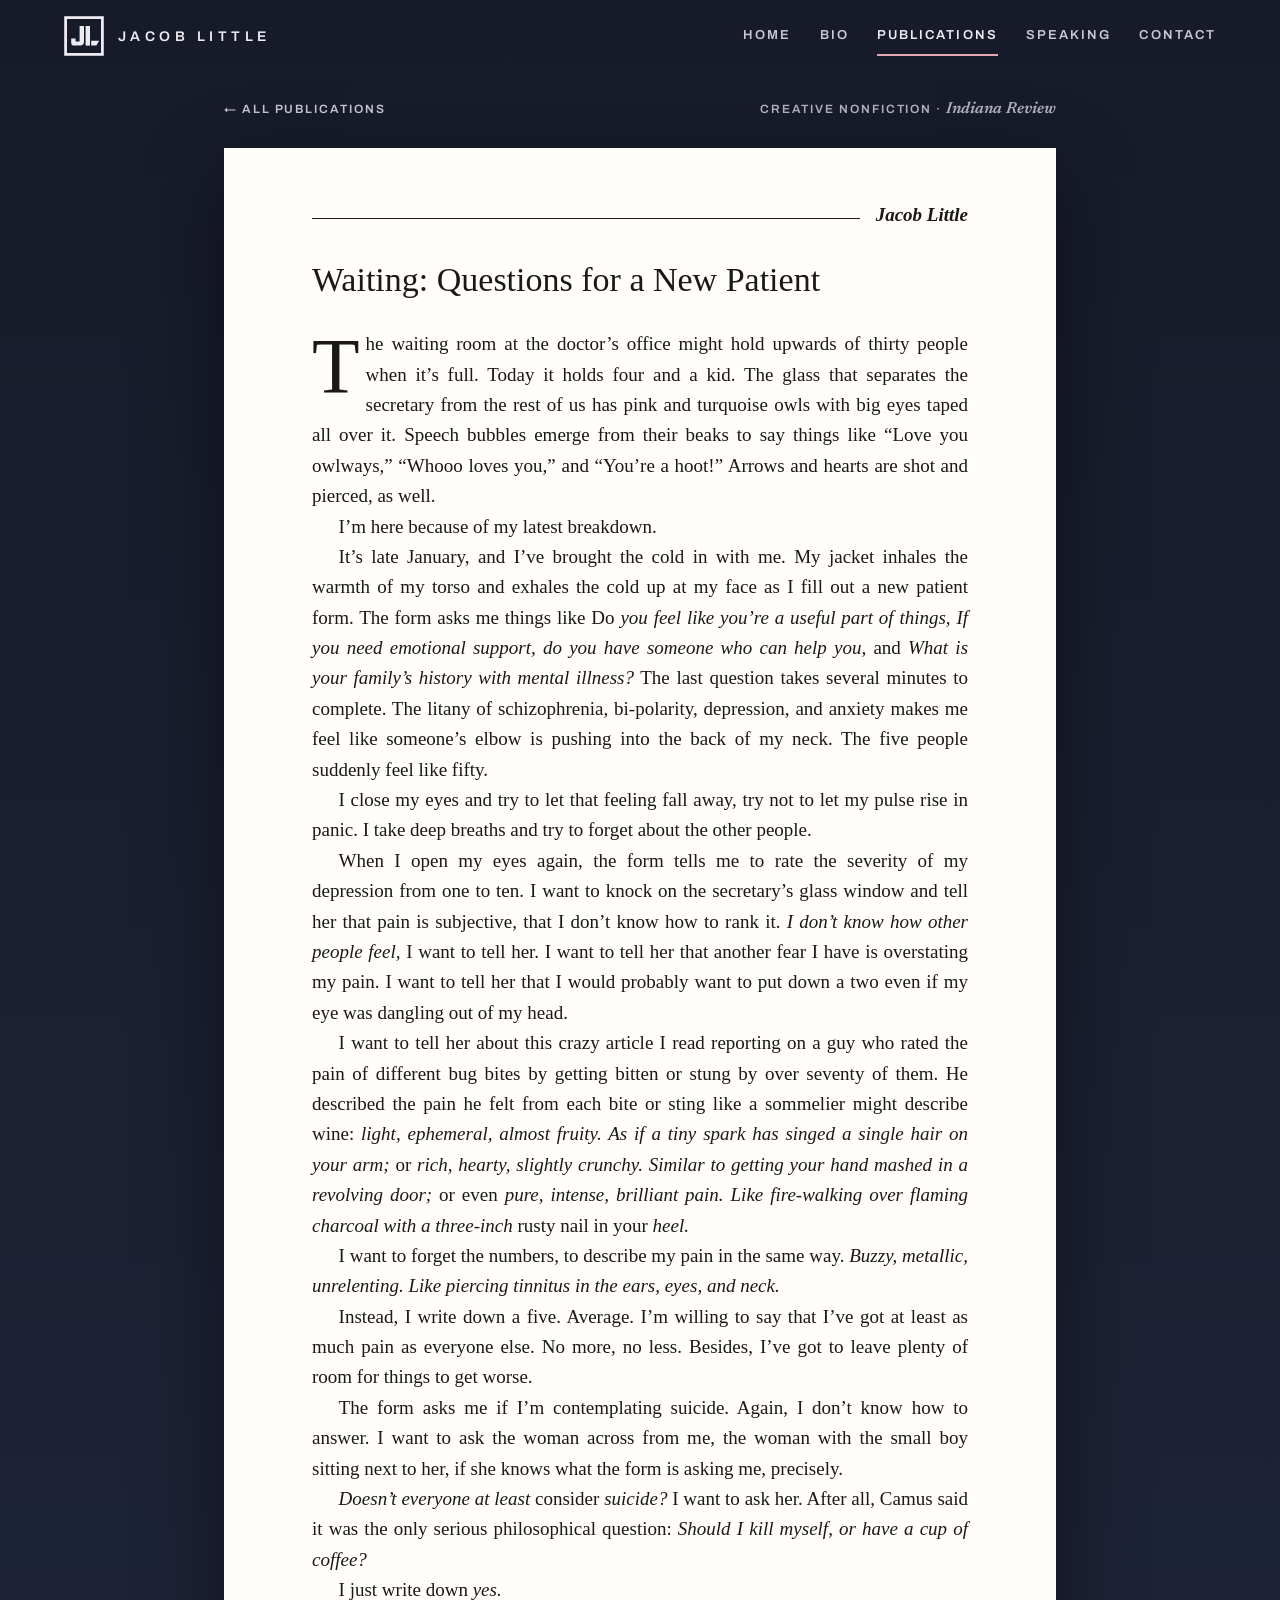
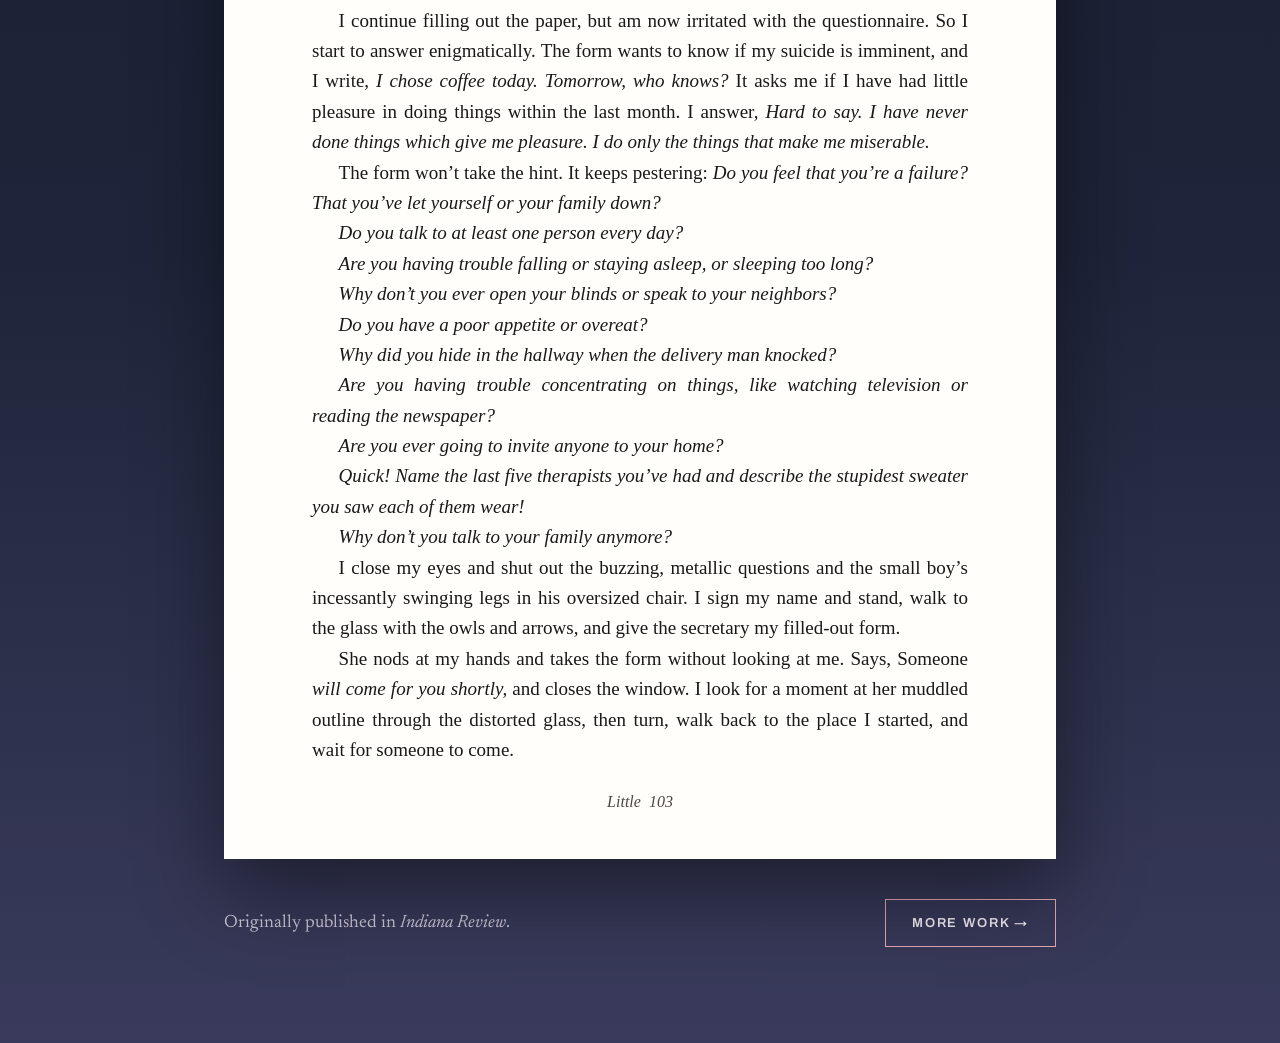
<file: questions-for-a-new-patient.html>
<!doctype html>
<html lang="en">
<head>
<meta charset="utf-8">
<meta name="viewport" content="width=device-width, initial-scale=1, viewport-fit=cover">
<title>Waiting: Questions for a New Patient — Jacob Little</title>
<meta name="description" content="Read “Waiting: Questions for a New Patient,” an essay by Jacob Little first published in Indiana Review.">
<link rel="canonical" href="https://jacoblittle.net/questions-for-a-new-patient.html">
<meta property="og:type" content="website">
<meta property="og:title" content="Waiting: Questions for a New Patient — Jacob Little">
<meta property="og:description" content="Read “Waiting: Questions for a New Patient,” an essay by Jacob Little first published in Indiana Review.">
<meta property="og:url" content="https://jacoblittle.net/questions-for-a-new-patient.html">
<meta property="og:image" content="https://jacoblittle.net/assets/img/og-image.jpg">
<meta name="twitter:card" content="summary_large_image">
<meta name="theme-color" content="#171B29">
<link rel="icon" href="/assets/img/favicon.svg" type="image/svg+xml">
<link rel="apple-touch-icon" href="/assets/img/apple-touch-icon.png">
<link rel="preconnect" href="https://fonts.googleapis.com">
<link rel="preconnect" href="https://fonts.gstatic.com" crossorigin>
<link rel="stylesheet" href="https://fonts.googleapis.com/css2?family=Newsreader:ital,opsz,wght@0,6..72,300;0,6..72,400;1,6..72,300;1,6..72,400&amp;family=Archivo:wght@500;600&amp;family=Tinos:ital,wght@0,400;0,700;1,400;1,700&amp;display=swap">
<link rel="stylesheet" href="/assets/css/site.css?v=8a08e8e7ce">
<script>document.documentElement.className += ' js';</script>
<script src="/assets/js/site.js?v=3b92a2d46c" defer></script>
<script type="application/ld+json">
{
 "@context": "https://schema.org",
 "@graph": [
  {
   "@type": "WebSite",
   "@id": "https://jacoblittle.net/#website",
   "url": "https://jacoblittle.net/",
   "name": "Jacob Little",
   "inLanguage": "en",
   "publisher": {
    "@id": "https://jacoblittle.net/#person"
   },
   "about": {
    "@id": "https://jacoblittle.net/#person"
   }
  },
  {
   "@type": "Article",
   "@id": "https://jacoblittle.net/questions-for-a-new-patient.html#work",
   "headline": "Waiting: Questions for a New Patient",
   "author": {
    "@id": "https://jacoblittle.net/#person"
   },
   "genre": "Creative nonfiction",
   "inLanguage": "en",
   "isPartOf": {
    "@type": "Periodical",
    "name": "Indiana Review"
   },
   "url": "https://jacoblittle.net/questions-for-a-new-patient.html",
   "mainEntityOfPage": {
    "@id": "https://jacoblittle.net/questions-for-a-new-patient.html#page"
   }
  },
  {
   "@type": "WebPage",
   "@id": "https://jacoblittle.net/questions-for-a-new-patient.html#page",
   "url": "https://jacoblittle.net/questions-for-a-new-patient.html",
   "isPartOf": {
    "@id": "https://jacoblittle.net/#website"
   },
   "inLanguage": "en",
   "name": "Waiting: Questions for a New Patient — Jacob Little",
   "mainEntity": {
    "@id": "https://jacoblittle.net/questions-for-a-new-patient.html#work"
   }
  }
 ]
}
</script>
</head>
<body>
<a class="skip-link" href="#main">Skip to content</a>
<div class="page page--reading">
<header class="wrap site-header"><a class="brand" href="/" aria-label="Jacob Little, home"><svg viewBox="0 0 200 200" aria-hidden="true" focusable="false"><rect x="8" y="8" width="184" height="184" fill="none" stroke="#EEEAF2" stroke-width="14"></rect><path d="M78 50 H100 V128 Q100 148 80 148 H50 Q36 148 36 134 V112 H58 V128 H78 Z" fill="#EEEAF2"></path><rect x="108" y="50" width="22" height="98" fill="#EEEAF2"></rect><path d="M136 124 H176 L162 148 H136 Z" fill="#EEEAF2"></path></svg><span>Jacob Little</span></a><nav class="nav" aria-label="Main"><a href="/">Home</a><a href="/bio.html">Bio</a><a href="/publications.html" aria-current="page">Publications</a><a href="/speaking.html">Speaking</a><a href="/contact.html">Contact</a></nav></header>
<div class="wrap w-880 crumbs label"><a href="/publications.html">← All publications</a><span class="where">Creative Nonfiction <span class="dot" aria-hidden="true">·</span> <i>Indiana Review</i></span></div>
<main id="main" class="wrap w-880 reading-main">
<article class="paper ir">
<p class="byline"><span>Jacob Little</span></p>
<h1>Waiting: Questions for a New Patient</h1>
<div class="text">
<p class="after-break"><span class="drop">T</span>he waiting room at the doctor’s office might hold upwards of thirty people when it’s full. Today it holds four and a kid. The glass that separates the secretary from the rest of us has pink and turquoise owls with big eyes taped all over it. Speech bubbles emerge from their beaks to say things like “Love you owlways,” “Whooo loves you,” and “You’re a hoot!” Arrows and hearts are shot and pierced, as well.</p>
<p>I’m here because of my latest breakdown.</p>
<p>It’s late January, and I’ve brought the cold in with me. My jacket inhales the warmth of my torso and exhales the cold up at my face as I fill out a new patient form. The form asks me things like Do <i>you feel</i> <i>like you’re a useful part of things, If you need emotional support, do you have</i> <i>someone who can help you,</i> and <i>What is your family’s history with mental</i> <i>illness?</i> The last question takes several minutes to complete. The litany of schizophrenia, bi-polarity, depression, and anxiety makes me feel like someone’s elbow is pushing into the back of my neck. The five people suddenly feel like fifty.</p>
<p>I close my eyes and try to let that feeling fall away, try not to let my pulse rise in panic. I take deep breaths and try to forget about the other people.</p>
<p>When I open my eyes again, the form tells me to rate the severity of my depression from one to ten. I want to knock on the secretary’s glass window and tell her that pain is subjective, that I don’t know how to rank it. <i>I don’t know how other people feel,</i> I want to tell her. I want to tell her that another fear I have is overstating my pain. I want to tell her that I would probably want to put down a two even if my eye was dangling out of my head.</p>
<p>I want to tell her about this crazy article I read reporting on a guy who rated the pain of different bug bites by getting bitten or stung by over seventy of them. He described the pain he felt from each bite or sting like a sommelier might describe wine: <i>light, ephemeral, almost fruity. As</i> <i>if a tiny spark has singed a single hair on your arm;</i> or <i>rich, hearty, slightly</i> <i>crunchy. Similar to getting your hand mashed in a revolving door;</i> or even <i>pure, intense, brilliant pain. Like fire-walking over flaming charcoal with a</i> <i>three-inch</i> rusty nail in your <i>heel.</i></p>
<p>I want to forget the numbers, to describe my pain in the same way. <i>Buzzy, metallic, unrelenting. Like piercing tinnitus in the ears, eyes, and neck.</i></p>
<p>Instead, I write down a five. Average. I’m willing to say that I’ve got at least as much pain as everyone else. No more, no less. Besides, I’ve got to leave plenty of room for things to get worse.</p>
<p>The form asks me if I’m contemplating suicide. Again, I don’t know how to answer. I want to ask the woman across from me, the woman with the small boy sitting next to her, if she knows what the form is asking me, precisely.</p>
<p><i>Doesn’t everyone at least</i> consider <i>suicide?</i> I want to ask her. After all, Camus said it was the only serious philosophical question: <i>Should I kill</i> <i>myself, or have a cup of coffee?</i></p>
<p>I just write down <i>yes.</i></p>
<p>I continue filling out the paper, but am now irritated with the questionnaire. So I start to answer enigmatically. The form wants to know if my suicide is imminent, and I write, <i>I chose coffee today. Tomorrow, who</i> <i>knows?</i> It asks me if I have had little pleasure in doing things within the last month. I answer, <i>Hard to say. I have never done things which give me</i> <i>pleasure. I do only the things that make me miserable.</i></p>
<p>The form won’t take the hint. It keeps pestering: <i>Do you feel that</i> <i>you’re a failure? That you’ve let yourself or your family down?</i></p>
<p><i>Do you talk to at least one person every day?</i></p>
<p><i>Are you having trouble falling or staying asleep, or sleeping too long?</i></p>
<p><i>Why don’t you ever open your blinds or speak to your neighbors?</i></p>
<p><i>Do you have a poor appetite or overeat?</i></p>
<p><i>Why did you hide in the hallway when the delivery man knocked?</i></p>
<p><i>Are you having trouble concentrating on things, like watching television or</i> <i>reading the newspaper?</i></p>
<p><i>Are you ever going to invite anyone to your home?</i></p>
<p><i>Quick! Name the last five therapists you’ve had and describe the stupidest</i> <i>sweater you saw each of them wear!</i></p>
<p><i>Why don’t you talk to your family anymore?</i></p>
<p>I close my eyes and shut out the buzzing, metallic questions and the small boy’s incessantly swinging legs in his oversized chair. I sign my name and stand, walk to the glass with the owls and arrows, and give the secretary my filled-out form.</p>
<p>She nods at my hands and takes the form without looking at me. Says, Someone <i>will come for you shortly,</i> and closes the window. I look for a moment at her muddled outline through the distorted glass, then turn, walk back to the place I started, and wait for someone to come.</p>
</div>
<p class="folio">Little &nbsp;103</p>
</article>
<div class="after"><p>Originally published in <i>Indiana Review</i>.</p><a class="btn" href="/publications.html">More work →</a></div>
</main>
</div>
</body>
</html>
</file>
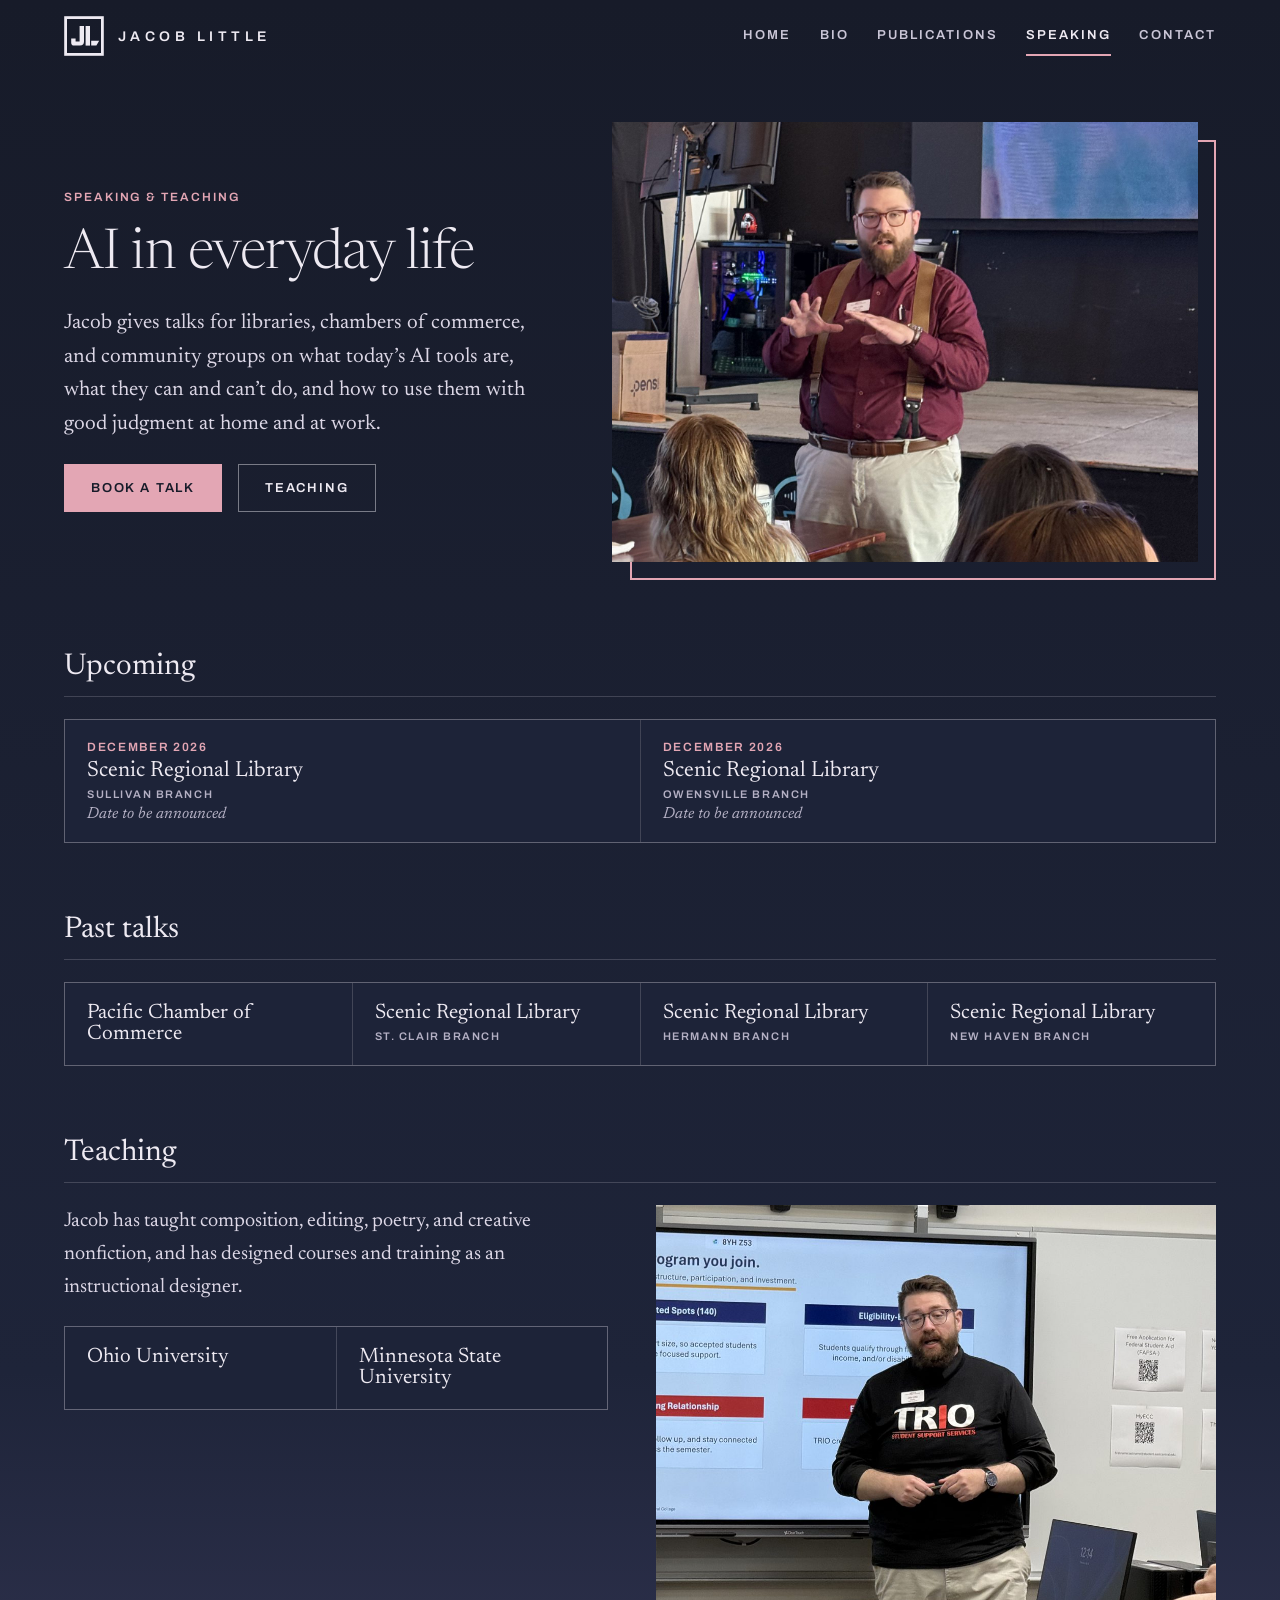
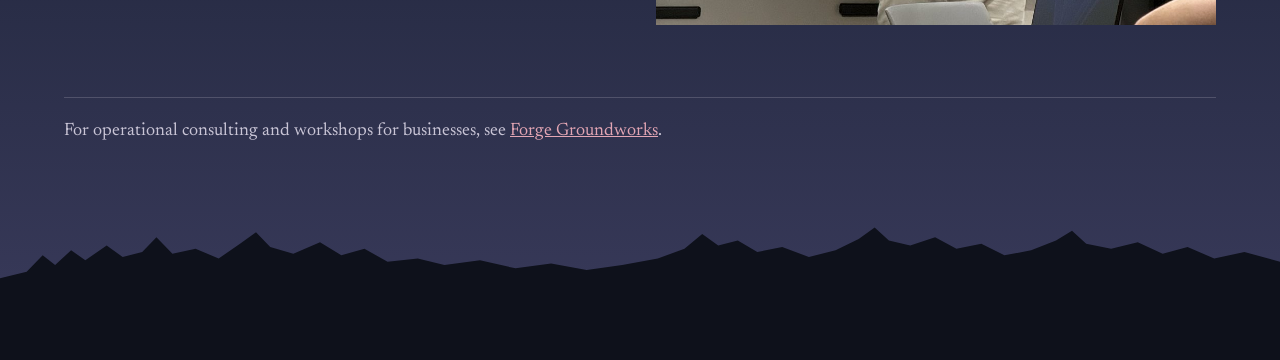
<file: speaking.html>
<!doctype html>
<html lang="en">
<head>
<meta charset="utf-8">
<meta name="viewport" content="width=device-width, initial-scale=1, viewport-fit=cover">
<title>Speaking &amp; Teaching — Jacob Little</title>
<meta name="description" content="Jacob Little gives talks on AI in everyday life for libraries, chambers of commerce, and community groups, and has taught writing at Ohio University and Minnesota State University.">
<link rel="canonical" href="https://jacoblittle.net/speaking.html">
<meta property="og:type" content="website">
<meta property="og:title" content="Speaking &amp; Teaching — Jacob Little">
<meta property="og:description" content="Jacob Little gives talks on AI in everyday life for libraries, chambers of commerce, and community groups, and has taught writing at Ohio University and Minnesota State University.">
<meta property="og:url" content="https://jacoblittle.net/speaking.html">
<meta property="og:image" content="https://jacoblittle.net/assets/img/speaking/speaking-hero.jpg">
<meta name="twitter:card" content="summary_large_image">
<meta name="theme-color" content="#171B29">
<link rel="icon" href="/assets/img/favicon.svg" type="image/svg+xml">
<link rel="apple-touch-icon" href="/assets/img/apple-touch-icon.png">
<link rel="preconnect" href="https://fonts.googleapis.com">
<link rel="preconnect" href="https://fonts.gstatic.com" crossorigin>
<link rel="stylesheet" href="https://fonts.googleapis.com/css2?family=Newsreader:ital,opsz,wght@0,6..72,300;0,6..72,400;1,6..72,300;1,6..72,400&amp;family=Archivo:wght@500;600&amp;display=swap">
<link rel="stylesheet" href="/assets/css/site.css?v=8a08e8e7ce">
<script>document.documentElement.className += ' js';</script>
<script src="/assets/js/site.js?v=3b92a2d46c" defer></script>
<script type="application/ld+json">
{
 "@context": "https://schema.org",
 "@graph": [
  {
   "@type": "WebSite",
   "@id": "https://jacoblittle.net/#website",
   "url": "https://jacoblittle.net/",
   "name": "Jacob Little",
   "inLanguage": "en",
   "publisher": {
    "@id": "https://jacoblittle.net/#person"
   },
   "about": {
    "@id": "https://jacoblittle.net/#person"
   }
  },
  {
   "@type": "WebPage",
   "@id": "https://jacoblittle.net/speaking.html#page",
   "url": "https://jacoblittle.net/speaking.html",
   "isPartOf": {
    "@id": "https://jacoblittle.net/#website"
   },
   "inLanguage": "en",
   "name": "Speaking & Teaching — Jacob Little",
   "about": {
    "@id": "https://jacoblittle.net/#person"
   },
   "description": "Talks on AI in everyday life for libraries, chambers of commerce, and community groups; teaching in composition, editing, poetry, and creative nonfiction.",
   "mentions": [
    {
     "@type": "Organization",
     "name": "Pacific Chamber of Commerce"
    },
    {
     "@type": "Organization",
     "name": "Scenic Regional Library"
    },
    {
     "@type": "Organization",
     "name": "Ohio University"
    },
    {
     "@type": "Organization",
     "name": "Minnesota State University"
    }
   ]
  }
 ]
}
</script>
</head>
<body>
<a class="skip-link" href="#main">Skip to content</a>
<div class="page page--gallery">
<svg class="treeline" style="height:180px;max-height:180px;" viewBox="0 0 1440 220" preserveAspectRatio="none" aria-hidden="true" focusable="false"><path d="M0 220 L0 120 L30 112 L48 92 L62 104 L80 86 L96 98 L120 80 L138 94 L160 88 L176 70 L194 90 L220 84 L246 96 L270 78 L288 64 L304 82 L330 90 L360 76 L384 92 L410 84 L436 100 L470 96 L500 104 L540 98 L580 108 L620 102 L660 110 L700 104 L740 96 L770 84 L790 66 L808 80 L830 74 L852 88 L880 82 L910 94 L940 86 L966 72 L984 58 L1000 74 L1024 80 L1052 70 L1076 84 L1104 78 L1130 92 L1160 86 L1188 74 L1206 62 L1222 78 L1250 84 L1280 76 L1308 90 L1336 82 L1366 96 L1400 88 L1440 100 L1440 220 Z" fill="#0E111B"></path></svg>
<header class="wrap site-header"><a class="brand" href="/" aria-label="Jacob Little, home"><svg viewBox="0 0 200 200" aria-hidden="true" focusable="false"><rect x="8" y="8" width="184" height="184" fill="none" stroke="#EEEAF2" stroke-width="14"></rect><path d="M78 50 H100 V128 Q100 148 80 148 H50 Q36 148 36 134 V112 H58 V128 H78 Z" fill="#EEEAF2"></path><rect x="108" y="50" width="22" height="98" fill="#EEEAF2"></rect><path d="M136 124 H176 L162 148 H136 Z" fill="#EEEAF2"></path></svg><span>Jacob Little</span></a><nav class="nav" aria-label="Main"><a href="/">Home</a><a href="/bio.html">Bio</a><a href="/publications.html">Publications</a><a href="/speaking.html" aria-current="page">Speaking</a><a href="/contact.html">Contact</a></nav></header>
<main id="main" class="wrap speak-main">
  <section class="speak-hero">
    <div class="speak-intro">
      <p class="label" style="margin:0;color:var(--accent);">Speaking &amp; Teaching</p>
      <h1>AI in everyday life</h1>
      <p class="lede">Jacob gives talks for libraries, chambers of commerce, and community groups on what today’s AI tools are, what they can and can’t do, and how to use them with good judgment at home and at work.</p>
      <div class="btn-row"><a class="btn btn--solid" href="/contact.html">Book a talk</a><a class="btn btn--quiet" href="#teaching">Teaching</a></div>
    </div>
    <figure class="speak-photo">
      <img src="/assets/img/speaking/speaking-hero.jpg" width="1600" height="1200" alt="Jacob Little speaking to a seated audience, gesturing with both hands">
    </figure>
  </section>

  <section class="speak-block" aria-labelledby="upcoming">
    <div class="genre-head"><h2 id="upcoming">Upcoming</h2></div>
    <ul class="events">
      <li><span class="when">December 2026</span> <span class="org">Scenic Regional Library</span> <span class="branch">Sullivan branch</span> <span class="tba">Date to be announced</span></li>
      <li><span class="when">December 2026</span> <span class="org">Scenic Regional Library</span> <span class="branch">Owensville branch</span> <span class="tba">Date to be announced</span></li>
    </ul>
  </section>

  <section class="speak-block" aria-labelledby="past">
    <div class="genre-head"><h2 id="past">Past talks</h2></div>
    <ul class="venues">
      <li><span class="org">Pacific Chamber of Commerce</span></li>
      <li><span class="org">Scenic Regional Library</span> <span class="branch">St. Clair branch</span></li>
      <li><span class="org">Scenic Regional Library</span> <span class="branch">Hermann branch</span></li>
      <li><span class="org">Scenic Regional Library</span> <span class="branch">New Haven branch</span></li>
    </ul>
  </section>

  <section class="speak-block" id="teaching" aria-labelledby="teach">
    <div class="genre-head"><h2 id="teach">Teaching</h2></div>
    <div class="teach">
      <div class="teach-text">
        <p>Jacob has taught composition, editing, poetry, and creative nonfiction, and has designed courses and training as an instructional designer.</p>
        <ul class="schools">
          <li><span class="org">Ohio University</span></li>
          <li><span class="org">Minnesota State University</span></li>
        </ul>
      </div>
      <div class="teach-photos">
        <figure><img src="/assets/img/speaking/presenting.jpg" width="1100" height="825" alt="Jacob Little presenting in front of a slide titled TRIO is a program you join" loading="lazy"></figure>
      </div>
    </div>
  </section>

  <p class="aside">For operational consulting and workshops for businesses, see <a href="https://forgegroundworks.com/" rel="noopener">Forge Groundworks</a>.</p>
</main>
</div>
</body>
</html>
</file>
<file: assets/css/site.css>
/* Jacob Little — site styles */
:root {
  --ink: #171B29;
  --ink-2: #1E2439;
  --panel: #1D2338;
  --tree: #0E111B;
  --text: #EEEAF2;
  --soft: #DCD7E6;
  --muted: #C9C5D6;
  --dim: #B4B0C4;
  --line: rgba(238, 234, 242, 0.18);
  --accent: #E3A6B4;
  --accent-hover: #F3CBD4;
  --serif: 'Newsreader', Georgia, serif;
  --sans: 'Archivo', 'Helvetica Neue', Arial, sans-serif;
  --gutter: clamp(16px, 4vw, 24px);
}

*, *::before, *::after { box-sizing: border-box; }
html { -webkit-text-size-adjust: 100%; }
body {
  margin: 0;
  background: var(--ink);
  color: var(--text);
  font-family: var(--serif);
  -webkit-font-smoothing: antialiased;
  text-rendering: optimizeLegibility;
}
img { max-width: 100%; height: auto; display: block; }
a { color: var(--accent); }
a:hover { color: var(--accent-hover); }
:focus-visible { outline: 2px solid var(--accent); outline-offset: 3px; }
.visually-hidden {
  position: absolute !important; width: 1px; height: 1px; overflow: hidden;
  clip: rect(0 0 0 0); clip-path: inset(50%); white-space: nowrap;
}
.skip-link {
  position: absolute; left: 12px; top: -60px; z-index: 50;
  background: var(--accent); color: var(--ink); padding: 10px 16px;
  font-family: var(--sans); font-weight: 600; text-decoration: none;
}
.skip-link:focus { top: 12px; }

.label {
  font-family: var(--sans); font-size: 12px; font-weight: 600;
  letter-spacing: 0.16em; text-transform: uppercase;
}

/* ---------- Page shell ---------- */
.page {
  position: relative; min-height: 100vh; min-height: 100svh; overflow: hidden;
  display: flex; flex-direction: column;
  background: linear-gradient(180deg, #171B29 0%, #232B47 48%, #5A5779 78%, #A8879E 92%, #C99AAA 100%);
}
.page--reading, .page--gallery {
  background: linear-gradient(180deg, #171B29 0%, #1E2439 70%, #3A3B5C 100%);
}
.treeline {
  position: absolute; left: 0; bottom: 0; width: 100%;
  height: 18vh; min-height: 110px; max-height: 220px; display: block; pointer-events: none;
}
.wrap { width: 100%; max-width: 1200px; margin: 0 auto; padding-inline: var(--gutter); }

/* ---------- Header ---------- */
.site-header {
  position: relative; z-index: 2;
  display: flex; flex-wrap: wrap; gap: 8px 32px;
  justify-content: space-between; align-items: center;
  padding-top: 20px;
}
.brand {
  display: flex; align-items: center; gap: 14px; min-height: 44px;
  color: var(--text); text-decoration: none;
}
.brand:hover { color: var(--text); }
.brand svg { width: 40px; height: 40px; flex: none; }
.brand span { font-family: var(--sans); font-size: 14px; font-weight: 600; letter-spacing: 0.32em; text-transform: uppercase; }
.nav { display: flex; flex-wrap: wrap; gap: 0 28px; }
.nav a {
  font-family: var(--sans); font-size: 13px; font-weight: 600; letter-spacing: 0.16em; text-transform: uppercase;
  color: var(--muted); text-decoration: none; padding: 12px 0; border-bottom: 2px solid transparent;
}
.nav a:hover { color: var(--text); }
.nav a[aria-current="page"] { color: var(--text); border-bottom-color: var(--accent); }
.site-header--center { justify-content: center; }

@media (max-width: 560px) {
  .site-header { justify-content: center; text-align: center; }
  .nav { justify-content: center; gap: 0 16px; }
  .nav a { font-size: 11.5px; letter-spacing: 0.08em; }
}
@media (max-width: 380px) {
  .nav { gap: 0 11px; }
  .nav a { font-size: 11px; letter-spacing: 0.04em; }
}

/* ---------- Buttons ---------- */
.btn {
  display: inline-flex; align-items: center; justify-content: center; gap: 10px;
  min-height: 48px; padding: 0 26px;
  font-family: var(--sans); font-size: 13px; font-weight: 600; letter-spacing: 0.14em; text-transform: uppercase;
  text-decoration: none; border: 1px solid var(--accent); color: var(--text); background: transparent; cursor: pointer;
}
.btn:hover { background: rgba(227, 166, 180, 0.12); color: var(--text); }
.btn--solid { background: var(--accent); color: var(--ink); }
.btn--solid:hover { background: var(--accent-hover); color: var(--ink); }
.btn--quiet { border-color: rgba(238, 234, 242, 0.45); }
.btn-row { display: flex; flex-wrap: wrap; gap: 16px; }

/* ---------- Home ---------- */
.home-main {
  position: relative; z-index: 1; flex-grow: 1;
  display: flex; flex-direction: column; align-items: center; justify-content: center;
  gap: clamp(14px, 3vh, 32px); padding: clamp(8px, 2vh, 24px) var(--gutter) 0;
  text-align: center;
}
.monogram { width: clamp(84px, 15vh, 150px); height: auto; }
.home-name {
  margin: 0; font-family: var(--sans); font-size: clamp(16px, 2.4vh, 22px); font-weight: 600;
  letter-spacing: 0.42em; padding-left: 0.42em; text-transform: uppercase;
}
.home-kicker { margin: 0; color: var(--accent); font-weight: 500; font-size: 12px; letter-spacing: 0.22em; }
.brand-block { display: flex; flex-direction: column; align-items: center; gap: clamp(8px, 1.6vh, 16px); }

.quotes { margin: 0; padding: 0; list-style: none; max-width: 820px; width: 100%; min-height: clamp(150px, 22vh, 200px); display: grid; }
.quotes li { grid-area: 1 / 1; display: flex; flex-direction: column; justify-content: center; gap: 18px; transition: opacity 0.6s ease; }
.js .quotes li { opacity: 0; visibility: hidden; }
.js .quotes li.is-active { opacity: 1; visibility: visible; }
.quotes li:not(:first-child) { display: none; }
.js .quotes li:not(:first-child) { display: flex; }
.quotes blockquote {
  text-wrap: balance;
  margin: 0; font-size: clamp(21px, min(4.2vw, 3.6vh), 34px); line-height: 1.3; font-weight: 300; font-style: italic;
}
.quotes .who { font-family: var(--sans); font-size: 12px; font-weight: 600; letter-spacing: 0.14em; text-transform: uppercase; color: var(--soft); }
.quotes .who .dot { color: var(--accent); }
.quotes .who .cred { font-weight: 500; color: var(--muted); }

.quotes li { align-items: center; }
.quotes blockquote.long { max-width: 720px; font-size: clamp(17px, 2.4vw, 21px); line-height: 1.6; text-align: left; }
.quotes .more {
  display: none; align-self: center; min-height: 44px; padding: 0 4px; border: 0; border-bottom: 1px solid var(--accent);
  background: transparent; color: var(--text); cursor: pointer;
  font-family: var(--sans); font-size: 12px; font-weight: 600; letter-spacing: 0.14em; text-transform: uppercase;
}
.js .quotes .more { display: inline-block; }
.quotes .more:hover { color: var(--accent-hover); }
.carousel-controls { display: none; align-items: center; gap: 14px; }
.js .carousel-controls { display: flex; }
.round-btn {
  width: 44px; height: 44px; border-radius: 50%; border: 1px solid rgba(238, 234, 242, 0.45);
  background: transparent; color: var(--text); cursor: pointer; display: flex; align-items: center; justify-content: center; padding: 0;
}
.round-btn:hover { border-color: var(--accent); }
.dots { display: flex; gap: 2px; }
.dots button { width: 26px; height: 44px; border: 0; background: transparent; cursor: pointer; display: flex; align-items: center; justify-content: center; padding: 0; }
.dots button span { display: block; width: 12px; height: 3px; background: rgba(238, 234, 242, 0.45); transition: width 0.3s, background 0.3s; }
.dots button[aria-current="true"] span { width: 24px; background: var(--accent); }

.home-foot { position: relative; z-index: 0; margin-top: clamp(12px, 3vh, 32px); }
.home-foot svg { display: block; width: 100%; height: clamp(60px, 12vh, 130px); margin-bottom: -1px; }
.venue-strip {
  background: var(--tree);
  display: flex; flex-wrap: wrap; justify-content: center; align-items: center; gap: 0 22px;
  padding: 0 var(--gutter) max(10px, env(safe-area-inset-bottom));
  font-family: var(--sans); font-size: 11px; font-weight: 600; letter-spacing: 0.18em; text-transform: uppercase;
}
.venue-strip a, .venue-strip span { color: var(--muted); text-decoration: none; padding: 12px 0; }
.venue-strip a:hover { color: var(--text); }
.venue-strip .lead { color: var(--accent); }
@media (max-width: 560px) {
  .venue-strip { gap: 0 12px; font-size: 10px; letter-spacing: 0.1em; }
  .venue-strip a, .venue-strip span { padding: 9px 0; }
}

/* Larger screens: let the logo and reviews fill the landing page */
@media (min-width: 900px) and (min-height: 600px) {
  .home-main { gap: clamp(10px, 1.7vh, 24px); padding-top: 0; }
  .monogram { width: clamp(170px, 29vh, 340px); }
  .home-name { font-size: clamp(21px, 3.1vh, 34px); }
  .home-kicker { font-size: clamp(12px, 1.6vh, 15px); }
  .brand-block { gap: clamp(10px, 1.6vh, 18px); }
  .quotes { max-width: 1000px; min-height: 0; }
  .quotes li { gap: clamp(8px, 1.3vh, 16px); }
  .quotes blockquote { font-size: clamp(22px, 3.1vh, 36px); line-height: 1.22; }
  .quotes blockquote.long { font-size: clamp(17px, 2.3vh, 21px); }
  .quotes .who { font-size: 13px; }
  .quotes .more { min-height: 36px; }
  .home-foot { margin-top: clamp(6px, 1.4vh, 24px); }
  .home-foot svg { height: clamp(40px, 6.5vh, 100px); }
  .site-header { padding-top: clamp(8px, 1.6vh, 20px); }
}

/* ---------- Bio ---------- */
.two-col { display: flex; flex-wrap: wrap; gap: clamp(36px, 6vw, 56px); align-items: flex-start; }
.bio-main { position: relative; z-index: 1; flex-grow: 1; padding-top: clamp(32px, 6vw, 64px); padding-bottom: calc(18vh + 40px); }
.portrait { position: relative; flex: 1 1 280px; max-width: 380px; margin: 0 18px 18px 0; }
.portrait::before { content: ""; position: absolute; left: 18px; top: 18px; right: -18px; bottom: -18px; border: 2px solid var(--accent); }
.portrait img { position: relative; width: 100%; aspect-ratio: 1 / 1; object-fit: cover; }
.bio-text { flex: 999 1 480px; min-width: 0; display: flex; flex-direction: column; gap: 24px; }
.bio-lead { margin: 0; font-size: clamp(26px, 4vw, 34px); line-height: 1.3; font-weight: 300; }
.bio-text p.body { margin: 0; font-size: clamp(18px, 2.4vw, 20px); line-height: 1.65; color: var(--soft); }
.roles { display: grid; grid-template-columns: repeat(auto-fit, minmax(170px, 1fr)); gap: 1px; background: var(--line); border: 1px solid var(--line); margin: 0; padding: 0; list-style: none; }
.roles li { background: var(--panel); padding: 18px 20px; display: flex; flex-direction: column; gap: 6px; }
.roles .mag { font-size: 23px; font-style: italic; }
.roles .role { font-family: var(--sans); font-size: 11px; font-weight: 600; letter-spacing: 0.14em; text-transform: uppercase; color: var(--dim); }

/* ---------- Publications ---------- */
.gallery-main { position: relative; z-index: 1; padding-top: clamp(32px, 6vw, 64px); padding-bottom: 220px; display: flex; flex-direction: column; gap: 56px; }
.gallery-head { display: flex; flex-wrap: wrap; gap: 24px; justify-content: space-between; align-items: flex-end; }
.gallery-head h1 { margin: 8px 0 0; font-size: clamp(38px, 6vw, 52px); line-height: 1.05; font-weight: 300; letter-spacing: -0.015em; }
.filters { display: none; flex-wrap: wrap; gap: 8px; }
.js .filters { display: flex; }
.filters button {
  min-height: 44px; padding: 0 16px; border: 1px solid rgba(238, 234, 242, 0.35); background: transparent; color: var(--text);
  font-family: var(--sans); font-size: 12px; font-weight: 600; letter-spacing: 0.14em; text-transform: uppercase; cursor: pointer;
}
.filters button span { opacity: 0.7; margin-left: 4px; }
.filters button[aria-pressed="true"] { background: var(--accent); border-color: var(--accent); color: var(--ink); }
.genre { display: flex; flex-direction: column; gap: 24px; }
.genre[hidden] { display: none; }
.genre-head { display: flex; align-items: baseline; gap: 16px; padding-bottom: 14px; border-bottom: 1px solid var(--line); }
.genre-head h2 { margin: 0; font-size: 30px; font-weight: 400; }
.genre-head .count { font-family: var(--sans); font-size: 12px; font-weight: 600; letter-spacing: 0.14em; color: var(--dim); }
.tiles { list-style: none; margin: 0; padding: 0; display: grid; grid-template-columns: repeat(auto-fill, minmax(min(100%, 220px), 1fr)); gap: 32px 24px; }
@media (max-width: 480px) { .tiles { grid-template-columns: repeat(2, minmax(0, 1fr)); gap: 24px 14px; } }
.tile { display: flex; flex-direction: column; gap: 14px; color: var(--text); text-decoration: none; }
.tile:hover { color: var(--text); }
.tile .frame { overflow: hidden; aspect-ratio: 3 / 4; background: #232A40; }
.tile img { width: 100%; height: 100%; object-fit: cover; object-position: center top; transition: transform 0.5s ease; }
.tile .frame.contain img { object-fit: contain; object-position: center; }
a.tile:hover img, a.tile:focus-visible img { transform: scale(1.04); }
.tile .title { font-size: clamp(17px, 2.4vw, 21px); line-height: 1.3; }
.tile .meta { display: flex; flex-wrap: wrap; gap: 4px 12px; align-items: baseline; }
.tile .venue { font-size: 16px; font-style: italic; color: var(--muted); }
.tile .note { font-family: var(--sans); font-size: 11px; font-weight: 600; letter-spacing: 0.12em; text-transform: uppercase; color: var(--accent); }
.tile .read { font-family: var(--sans); font-size: 11px; font-weight: 600; letter-spacing: 0.12em; text-transform: uppercase; color: var(--accent); }

/* ---------- Contact ---------- */
.contact-main { position: relative; z-index: 1; flex-grow: 1; padding-top: clamp(32px, 6vw, 56px); padding-bottom: calc(18vh + 40px); }
.contact-intro { flex: 1 1 320px; display: flex; flex-direction: column; gap: 18px; }
.contact-intro h1 { margin: 0; font-size: clamp(40px, 7vw, 56px); line-height: 1.05; font-weight: 300; letter-spacing: -0.015em; }
.contact-intro p { margin: 0; max-width: 420px; font-size: clamp(18px, 2.6vw, 21px); line-height: 1.55; color: var(--soft); }
.form {
  flex: 1.4 1 440px; min-width: 0; display: flex; flex-direction: column; gap: 22px;
  padding: clamp(22px, 4vw, 36px); background: rgba(23, 27, 41, 0.82); border: 1px solid var(--line);
}
.form .row { display: grid; grid-template-columns: repeat(auto-fit, minmax(160px, 1fr)); gap: 16px; }
.field { display: flex; flex-direction: column; gap: 8px; }
.field label { font-family: var(--sans); font-size: 12px; font-weight: 600; letter-spacing: 0.14em; text-transform: uppercase; color: var(--muted); }
.field input, .field textarea {
  width: 100%; min-height: 48px; padding: 10px 14px; background: #10141F; border: 1px solid #4A5274; border-radius: 0;
  color: var(--text); font-family: var(--serif); font-size: 18px; line-height: 1.5;
}
.field textarea { min-height: 160px; resize: vertical; }
.field input:focus, .field textarea:focus { outline: 2px solid var(--accent); outline-offset: 2px; }
.form-foot { display: flex; flex-wrap: wrap; gap: 16px; justify-content: space-between; align-items: center; }
.form-foot small { font-size: 15px; color: var(--dim); font-style: italic; }
.form-status { margin: 0; font-size: 18px; }
.form-status[hidden] { display: none; }
.hp { position: absolute; left: -9999px; }

/* ---------- Reading pages ---------- */
.crumbs { display: flex; flex-wrap: wrap; gap: 4px 24px; justify-content: space-between; align-items: center; padding-top: 32px; padding-bottom: 20px; }
.crumbs a { color: var(--muted); text-decoration: none; padding: 12px 0; }
.crumbs a:hover { color: var(--text); }
.crumbs .where { color: var(--dim); }
.crumbs .where i { font-family: var(--serif); font-size: 16px; letter-spacing: 0; text-transform: none; }
.crumbs .where .dot { color: var(--accent); }
.reading-main { padding-bottom: 96px; }
.paper { box-shadow: 0 30px 80px rgba(0, 0, 0, 0.45); position: relative; overflow: hidden; }
.paper p { margin: 0; }
.text { hyphens: auto; -webkit-hyphens: auto; overflow-wrap: break-word; }
.text p + p { text-indent: var(--indent, 1.4em); }
.text .after-break { text-indent: 0 !important; }
.after { display: flex; flex-wrap: wrap; gap: 16px; justify-content: space-between; align-items: center; padding-top: 40px; }
.after p { margin: 0; font-size: 18px; color: var(--muted); }
.w-760 { max-width: 760px; } .w-880 { max-width: 880px; } .w-920 { max-width: 920px; } .w-1200 { max-width: 1200px; }

/* Gigantic Sequins — Foreigner */
.gs { background: #FBFAF7; color: #1E1C1A; display: flex; flex-wrap: wrap; }
.gs figure { flex: 1 1 340px; min-width: 0; margin: 0; padding: clamp(20px, 4vw, 40px); border-right: 1px solid #E6E2DA; }
.gs figure img { position: sticky; top: 24px; width: 100%; }
.gs .col { flex: 999 1 520px; min-width: 0; padding: clamp(32px, 6vw, 64px) clamp(22px, 6vw, 72px) 48px; display: flex; flex-direction: column; gap: 36px; }
.gs h1 { margin: 0; font-family: 'Jost', Futura, sans-serif; font-weight: 500; font-size: clamp(32px, 5vw, 40px); line-height: 1.1; }
.gs .by { font-family: 'Lato', 'Gill Sans', sans-serif; font-weight: 300; font-size: 22px; color: #4A4640; margin-top: 4px; }
.gs .text { font-family: 'EB Garamond', Garamond, serif; font-size: clamp(18px, 2.4vw, 20px); line-height: 1.6; text-align: justify; }
.gs .num { font-family: 'Jost', Futura, sans-serif; font-weight: 500; font-size: 17px; margin: 32px 0 6px; text-align: left; }
.gs .num:first-child { margin-top: 0; }
.gs .folio { padding-top: 16px; border-top: 1px solid #E6E2DA; display: flex; justify-content: space-between; gap: 12px; font-family: 'Lato', 'Gill Sans', sans-serif; font-weight: 300; font-size: 14px; color: #5E5A53; }
@media (max-width: 760px) { .gs figure { border-right: 0; border-bottom: 1px solid #E6E2DA; } .gs figure img { position: static; max-width: 420px; margin: 0 auto; } }

/* Indiana Review — Waiting */
.ir { background: #FFFEFB; color: #1A1918; padding: clamp(32px, 6vw, 56px) clamp(22px, 8vw, 88px) 48px; display: flex; flex-direction: column; gap: 28px; font-family: 'Tinos', 'Times New Roman', serif; }
.ir .byline { display: flex; align-items: flex-end; gap: 16px; }
.ir .byline::before { content: ""; flex-grow: 1; height: 1px; background: #1A1918; margin-bottom: 7px; }
.ir .byline span { font-weight: 700; font-style: italic; font-size: 19px; }
.ir h1 { margin: 6px 0 0; font-weight: 400; font-size: clamp(27px, 4.4vw, 34px); line-height: 1.2; }
.ir .text { font-size: clamp(17px, 2.3vw, 19px); line-height: 1.6; text-align: justify; }
.ir .drop { float: left; font-size: 4.1em; line-height: 0.82; padding: 6px 6px 0 0; }
.ir .folio { text-align: center; font-style: italic; font-size: 16px; color: #4B4844; }

/* The Pinch — Parking Cars */
.pinch { background: #FFFFFF; color: #1C1A18; padding: clamp(40px, 7vw, 72px) clamp(22px, 9vw, 104px) 56px; display: flex; flex-direction: column; gap: 40px; }
.pinch .head p { font-family: 'Cinzel', 'Trajan Pro', serif; font-size: 18px; letter-spacing: 0.04em; }
.pinch h1 { margin: 0; font-family: 'Cinzel', 'Trajan Pro', serif; font-weight: 700; font-size: clamp(22px, 3.6vw, 26px); letter-spacing: 0.04em; line-height: 1.2; }
.pinch .text { --indent: 1.5em; font-family: 'Libre Caslon Text', 'Adobe Caslon Pro', serif; font-size: clamp(16px, 2.2vw, 18px); line-height: 1.75; }
.pinch .gap { height: 1.75em; }
.pinch .ornament { width: 56px; align-self: center; }

/* Ninth Letter — On Harmony */
.nl { background: #F6F2E8; color: #201E1B; }
.nl .tab { position: absolute; right: 0; top: min(64vw, 640px); width: 12px; height: 180px; background: #2F8FD5; }
.nl .col { padding: 24px clamp(22px, 9vw, 104px) 56px; display: flex; flex-direction: column; gap: 40px; }
.nl .text { font-family: 'Crimson Pro', 'Minion Pro', serif; font-size: clamp(18px, 2.5vw, 20px); line-height: 1.65; text-align: justify; }
.nl .star { text-align: center; margin: 22px 0 !important; font-size: 18px; text-indent: 0 !important; }
.nl .run { display: flex; justify-content: space-between; gap: 12px; font-family: var(--sans); font-size: 10px; font-weight: 500; letter-spacing: 0.32em; text-transform: uppercase; color: #5A564F; }

/* Fourth Genre — Gooseberry Falls */
.fg { background: #FFFFFF; color: #1E1E1E; padding-bottom: 56px; }
.fg .tab { position: relative; height: 44px; width: 300px; max-width: 72%; }
.fg .tab::before { content: ""; position: absolute; inset: 0; background: #C7C7C7; }
.fg .tab span { position: absolute; inset: 0; background: #3C3C3C; clip-path: polygon(0 0, 100% 0, 62% 100%, 0 100%); display: flex; align-items: center; padding-left: clamp(22px, 9vw, 96px); font-family: 'Fira Sans', sans-serif; font-size: 11px; letter-spacing: 0.5em; text-transform: uppercase; color: #FFFFFF; }
.fg .col { padding: 44px clamp(22px, 9vw, 96px) 0; display: flex; flex-direction: column; gap: 40px; }
.fg h1 { margin: 0; font-family: Charter, 'Bitstream Charter', 'Source Serif 4', serif; font-weight: 300; font-size: clamp(34px, 6vw, 48px); line-height: 1.1; }
.fg .by { font-family: Charter, 'Bitstream Charter', 'Source Serif 4', serif; font-variant: small-caps; font-size: 20px; letter-spacing: 0.06em; margin-top: 12px; }
.fg .text { font-family: Charter, 'Bitstream Charter', 'Source Serif 4', serif; font-size: clamp(17px, 2.3vw, 18px); line-height: 1.75; }
.fg .text p { margin: 0 0 1.75em; text-indent: 0; }
.fg .drop { float: left; font-family: 'Fira Sans', sans-serif; font-weight: 200; font-size: 6em; line-height: 0.78; padding: 8px 14px 0 0; color: #2A2A2A; }
.fg .tri { text-align: center; font-size: 11px; letter-spacing: 0.9em; color: #6F6F6F; }
.fg .run { display: flex; justify-content: space-between; gap: 12px; font-size: 12px; color: #555555; font-family: Charter, 'Bitstream Charter', 'Source Serif 4', serif; }
.fg .run .mag { font-variant: small-caps; letter-spacing: 0.4em; }

/* Angle — Ask Me about Love */
.angle { background: #FFFFFF; color: #1C1C1C; padding: 36px clamp(22px, 9vw, 88px) 44px; display: flex; flex-direction: column; gap: 32px; font-family: Georgia, 'Times New Roman', serif; }
.angle .mast { text-align: right; font-size: 15px; color: #3A3A3A; padding-bottom: 8px; border-bottom: 1px solid #8A8A8A; }
.angle .mast b { color: #C0272D; font-size: 19px; }
.angle h1 { margin: 0; font-weight: 400; font-size: clamp(25px, 4.4vw, 30px); line-height: 1.2; }
.angle .poem { display: flex; flex-direction: column; gap: 22px; font-size: clamp(16px, 2.6vw, 19px); line-height: 1.6; }
.angle .poem .ln { display: block; padding-left: 1.5em; text-indent: -1.5em; }
.angle .poem .ast { padding-left: 6.5em; text-indent: 0; }
.angle .sig { text-align: right; font-style: italic; font-size: 16px; }
.angle .folio { text-align: center; font-size: 14px; color: #555555; }

/* ---------- 404 ---------- */
.nf { position: relative; z-index: 1; flex-grow: 1; display: flex; flex-direction: column; align-items: center; justify-content: center; gap: 20px; text-align: center; padding: 40px var(--gutter) calc(18vh + 40px); }
.nf h1 { margin: 0; font-size: clamp(36px, 7vw, 56px); font-weight: 300; }
.nf p { margin: 0; font-size: 20px; color: var(--soft); }

@media (prefers-reduced-motion: reduce) {
  *, *::before, *::after { transition: none !important; scroll-behavior: auto !important; }
}

/* ---------- Speaking & Teaching ---------- */
.speak-main { position: relative; z-index: 1; padding-top: clamp(32px, 6vw, 64px); padding-bottom: 220px; display: flex; flex-direction: column; gap: clamp(48px, 7vw, 72px); }
.speak-hero { display: flex; flex-wrap: wrap; gap: clamp(32px, 5vw, 56px); align-items: center; }
.speak-intro { flex: 1 1 380px; min-width: 0; display: flex; flex-direction: column; gap: 22px; }
.speak-intro h1 { margin: 0; font-size: clamp(38px, 6vw, 56px); line-height: 1.05; font-weight: 300; letter-spacing: -0.015em; }
.speak-intro .lede { margin: 0; font-size: clamp(18px, 2.4vw, 21px); line-height: 1.6; color: var(--soft); max-width: 560px; }
.speak-photo { flex: 1.3 1 440px; min-width: 0; margin: 0 18px 18px 0; position: relative; }
.speak-photo::before { content: ""; position: absolute; left: 18px; top: 18px; right: -18px; bottom: -18px; border: 2px solid var(--accent); }
.speak-photo img { position: relative; width: 100%; aspect-ratio: 4 / 3; object-fit: cover; }
.speak-block { display: flex; flex-direction: column; gap: 22px; }
.events, .venues, .schools { list-style: none; margin: 0; padding: 0; display: grid; gap: 1px; background: var(--line); border: 1px solid var(--line); }
.events { grid-template-columns: repeat(auto-fit, minmax(min(100%, 280px), 1fr)); }
.venues { grid-template-columns: repeat(auto-fit, minmax(min(100%, 230px), 1fr)); }
.schools { grid-template-columns: repeat(auto-fit, minmax(min(100%, 220px), 1fr)); }
.events li, .venues li, .schools li { background: var(--panel); padding: 20px 22px; display: flex; flex-direction: column; gap: 6px; }
.events .when { font-family: var(--sans); font-size: 12px; font-weight: 600; letter-spacing: 0.14em; text-transform: uppercase; color: var(--accent); }
.events .org { font-size: 22px; }
.events .branch { font-family: var(--sans); font-size: 11px; font-weight: 600; letter-spacing: 0.14em; text-transform: uppercase; color: var(--dim); }
.events .tba { font-size: 16px; font-style: italic; color: var(--dim); }
.venues .org, .schools .org { font-size: 21px; }
.venues .branch { font-family: var(--sans); font-size: 11px; font-weight: 600; letter-spacing: 0.14em; text-transform: uppercase; color: var(--dim); }
.teach { display: flex; flex-wrap: wrap; gap: clamp(28px, 4vw, 48px); align-items: flex-start; }
.teach-text { flex: 1 1 340px; min-width: 0; display: flex; flex-direction: column; gap: 22px; }
.teach-text p { margin: 0; font-size: clamp(18px, 2.4vw, 20px); line-height: 1.65; color: var(--soft); }
.teach-photos { flex: 1 1 380px; min-width: 0; max-width: 560px; display: grid; gap: 16px; }
.teach-photos figure { margin: 0; }
.teach-photos img { width: 100%; aspect-ratio: 4 / 3; object-fit: cover; }
.aside { margin: 0; padding-top: 24px; border-top: 1px solid var(--line); font-size: 18px; color: var(--muted); }

/* Phones: keep the landing page to one screen */
@media (max-width: 560px) {
  .site-header { padding-top: 10px; }
  .home-main { gap: clamp(8px, 1.8vh, 22px); padding-top: 4px; }
  .monogram { width: clamp(62px, 11vh, 120px); }
  .brand-block { gap: clamp(4px, 1vh, 12px); }
  .home-name { font-size: clamp(15px, 2.2vh, 19px); }
  .quotes { min-height: 0; }
  .quotes li { gap: 10px; }
  .quotes blockquote { font-size: clamp(18px, min(5.4vw, 3vh), 25px); }
  .quotes .more { min-height: 36px; }
  .round-btn { width: 40px; height: 40px; }
  .dots button { height: 40px; }
  .home-main .btn { min-height: 44px; }
  .home-foot { margin-top: clamp(6px, 1.5vh, 20px); }
  .home-foot svg { height: clamp(36px, 7vh, 80px); }
}

/* Longer highlights set a touch smaller so every review fits the same space */
.quotes blockquote.longish { font-size: 0.86em; }
.quotes li { font-size: clamp(21px, min(4.2vw, 3.6vh), 34px); }
.quotes blockquote { font-size: inherit; }
.quotes blockquote.long { font-size: clamp(17px, 2.3vh, 21px); }
.quotes blockquote.longish { font-size: 0.84em; }
.dots button { width: 22px; }
@media (min-width: 900px) and (min-height: 600px) {
  .quotes li { font-size: clamp(22px, 3.1vh, 36px); }
}
@media (max-width: 560px) {
  .quotes li { font-size: clamp(18px, min(5.4vw, 3vh), 25px); }
  .dots { gap: 0; }
  .dots button { width: 17px; }
  .dots button span { width: 9px; }
  .dots button[aria-current="true"] span { width: 16px; }
  .carousel-controls { gap: 8px; }
}
</file>
